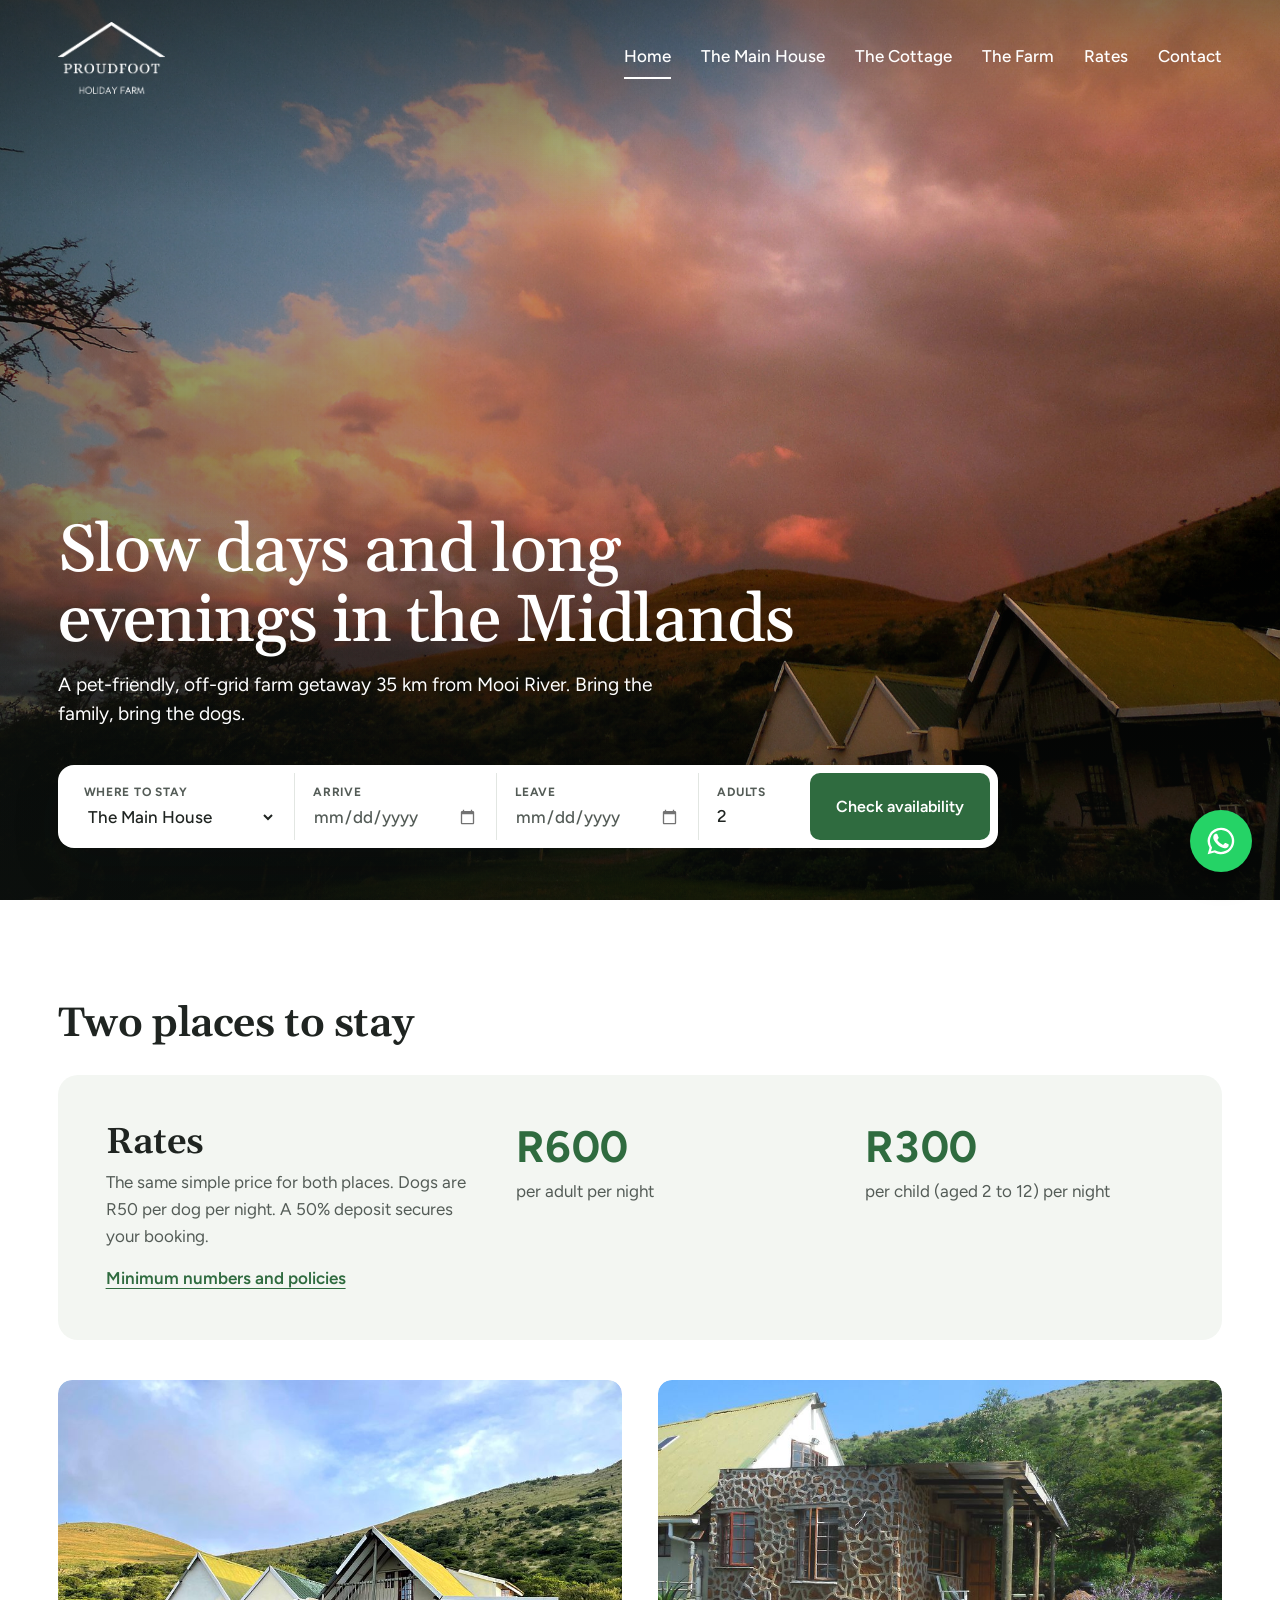
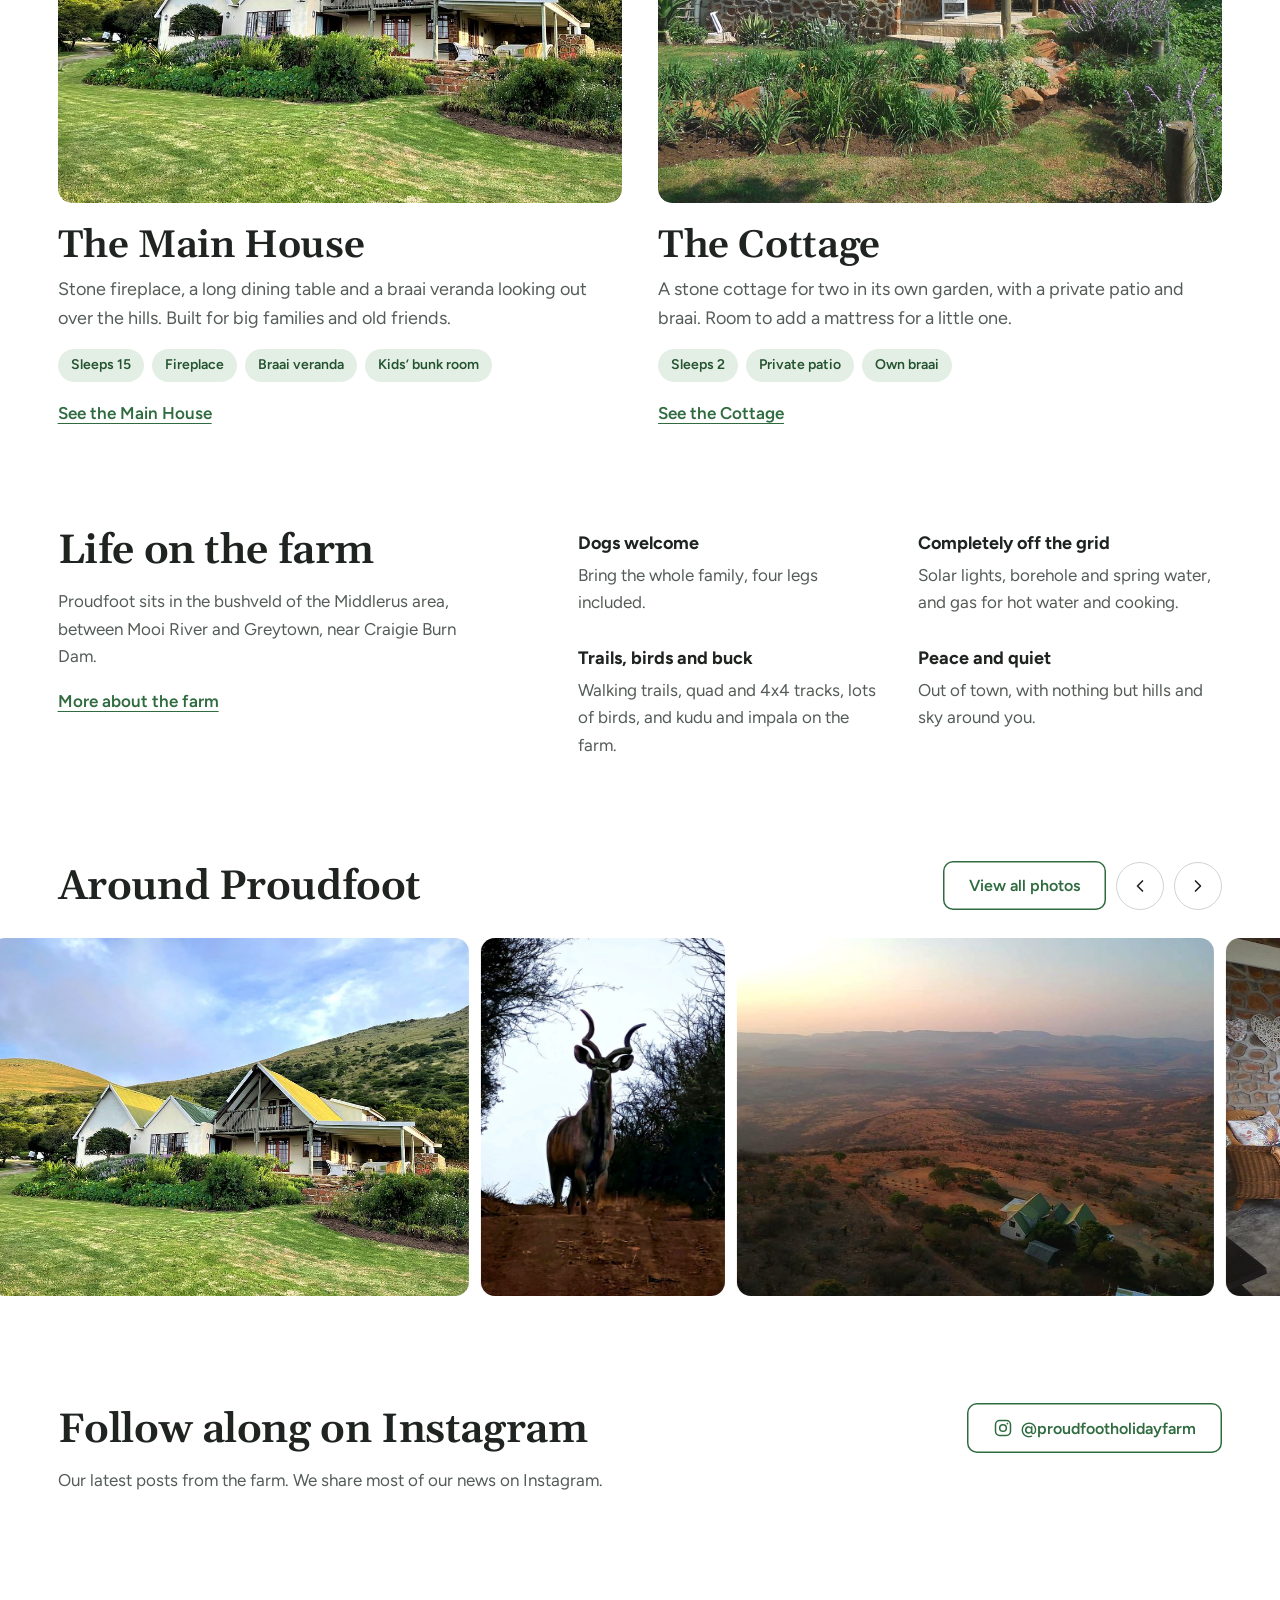
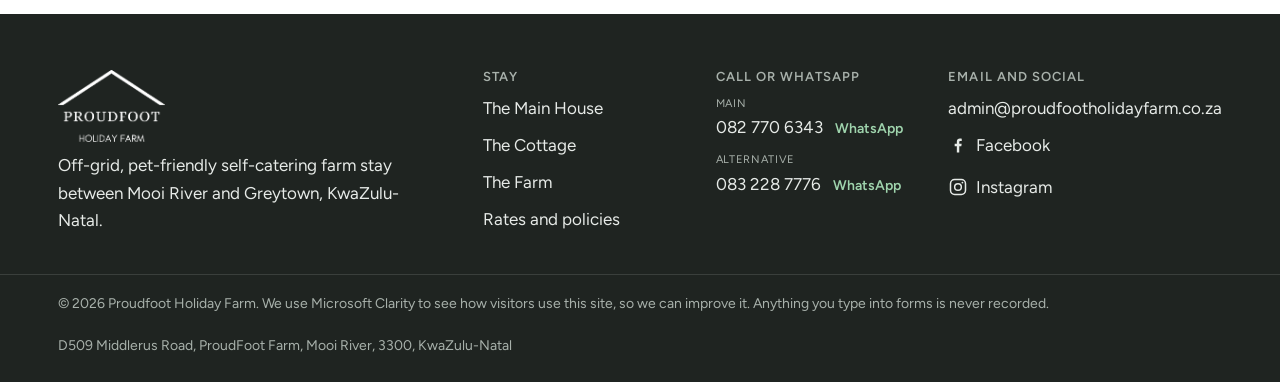
<file: index.html>
<!doctype html>
<html lang="en-ZA">
<head>
<meta charset="utf-8">
<meta name="viewport" content="width=device-width, initial-scale=1">
<title>Proudfoot Holiday Farm | Off-grid, pet-friendly farm stay near Mooi River</title>
<meta name="description" content="Self-catering, pet-friendly and completely off the grid. Stay in the Main House (sleeps 15) or the stone Cottage (sleeps 2) in the KZN Midlands, 35 km from Mooi River.">
<link rel="canonical" href="https://www.proudfootholidayfarm.co.za/">
<meta property="og:type" content="website">
<meta property="og:title" content="Proudfoot Holiday Farm | Off-grid, pet-friendly farm stay near Mooi River">
<meta property="og:description" content="Self-catering, pet-friendly and completely off the grid. Stay in the Main House (sleeps 15) or the stone Cottage (sleeps 2) in the KZN Midlands, 35 km from Mooi River.">
<meta property="og:image" content="https://www.proudfootholidayfarm.co.za/assets/img/main-house/afternoon.jpg">
<meta name="theme-color" content="#1f2421">
<link rel="icon" href="assets/img/brand/favicon.png" type="image/png">
<link rel="preconnect" href="https://fonts.googleapis.com">
<link rel="preconnect" href="https://fonts.gstatic.com" crossorigin>
<link href="https://fonts.googleapis.com/css2?family=Figtree:wght@400;500;600;700&family=Gelasio:wght@500;600&display=swap" rel="stylesheet">
<link rel="stylesheet" href="assets/css/site.css">
<script>(function(c,l,a,r,i,t,y){c[a]=c[a]||function(){(c[a].q=c[a].q||[]).push(arguments)};t=l.createElement(r);t.async=1;t.src="https://www.clarity.ms/tag/"+i;y=l.getElementsByTagName(r)[0];y.parentNode.insertBefore(t,y);})(window,document,"clarity","script","z5e03m4puh");</script>
<script type="application/ld+json">{"@context": "https://schema.org", "@type": "LodgingBusiness", "name": "Proudfoot Holiday Farm", "description": "Off-grid, pet-friendly self-catering farm stay near Mooi River, KwaZulu-Natal.", "url": "https://www.proudfootholidayfarm.co.za", "image": "https://www.proudfootholidayfarm.co.za/assets/img/main-house/afternoon.jpg", "telephone": "+27827706343", "email": "admin@proudfootholidayfarm.co.za", "petsAllowed": true, "address": {"@type": "PostalAddress", "streetAddress": "D509 Middlerus Road, ProudFoot Farm", "addressLocality": "Mooi River", "postalCode": "3300", "addressRegion": "KwaZulu-Natal", "addressCountry": "ZA"}, "sameAs": ["https://www.facebook.com/proudfootholidayfarm", "https://www.instagram.com/proudfootholidayfarm/"]}</script>
</head>
<body>
<a class="skip" href="#main">Skip to content</a>
<section class="hero">
  <picture><source media="(max-width: 860px)" srcset="assets/img/main-house/afternoon-portrait-sm.jpg 560w, assets/img/main-house/afternoon-portrait.jpg 1000w" sizes="100vw"><img class="hero-photo" src="assets/img/main-house/afternoon.jpg" srcset="assets/img/main-house/afternoon-sm.jpg 720w, assets/img/main-house/afternoon.jpg 1800w" sizes="100vw" alt="The Main House at Proudfoot under a pink evening sky" fetchpriority="high"></picture>
  <header class="site-header wrap on-photo">
  <a class="logo" href="index.html"><img src="assets/img/brand/logo-white.png" alt="Proudfoot Holiday Farm, home" width="108" height="72"></a>
  <button class="menu-btn" type="button" aria-expanded="false" aria-controls="site-nav" aria-label="Menu"><svg width="28" height="28" viewBox="0 0 24 24" fill="none" stroke="currentColor" stroke-width="2" stroke-linecap="round" aria-hidden="true"><path d="M4 7h16M4 12h16M4 17h16"/></svg></button>
  <nav class="site-nav" id="site-nav" aria-label="Main"><a href="index.html" aria-current="page">Home</a><a href="main-house.html">The Main House</a><a href="cottage.html">The Cottage</a><a href="farm.html">The Farm</a><a href="rates.html">Rates</a><a href="contact.html">Contact</a></nav>
</header>
  <div class="hero-copy wrap"><h1>Slow days and long evenings in the Midlands</h1><p>A pet-friendly, off-grid farm getaway 35 km from Mooi River. Bring the family, bring the dogs.</p></div>
  <div class="wrap"><form class="book wrap-inner" aria-label="Check availability" data-clarity-mask="true">
    <label class="field"><span class="field-label">Where to stay</span><select name="place"><option value="main-house">The Main House</option><option value="cottage">The Cottage</option></select></label>
    <label class="field"><span class="field-label">Arrive</span><input type="date" name="arrive"></label>
    <label class="field"><span class="field-label">Leave</span><input type="date" name="leave"></label>
    <label class="field"><span class="field-label">Adults</span><input type="number" name="adults" min="1" max="17" value="2" inputmode="numeric"></label>
    <button class="btn" type="submit">Check availability</button>
  </form></div>
</section>
<main id="main">
<section class="section wrap" aria-labelledby="stay-h">
  <div class="section-head"><h2 id="stay-h">Two places to stay</h2></div>
  <div class="panel rates-band">
    <div><h3 class="rates-title">Rates</h3><p>The same simple price for both places. Dogs are R50 per dog per night. A 50% deposit secures your booking.</p><p style="margin-top:14px"><a class="link" href="rates.html">Minimum numbers and policies</a></p></div>
    <div><div class="num">R600</div><p>per adult per night</p></div>
    <div><div class="num">R300</div><p>per child (aged 2 to 12) per night</p></div>
  </div>
  <div class="places">
    <article class="place"><a class="place-link" href="main-house.html" tabindex="-1" aria-hidden="true"><img class="place-img" src="assets/img/main-house/exterior.jpg" srcset="assets/img/main-house/exterior-sm.jpg 720w, assets/img/main-house/exterior.jpg 1800w" sizes="(max-width: 860px) 100vw, 50vw" alt="" loading="lazy"></a>
      <h3><a href="main-house.html">The Main House</a></h3><p>Stone fireplace, a long dining table and a braai veranda looking out over the hills. Built for big families and old friends.</p>
      <ul class="facts"><li>Sleeps 15</li><li>Fireplace</li><li>Braai veranda</li><li>Kids&rsquo; bunk room</li></ul>
      <a class="link" href="main-house.html">See the Main House</a></article>
    <article class="place"><a class="place-link" href="cottage.html" tabindex="-1" aria-hidden="true"><img class="place-img" src="assets/img/cottage/garden.jpg" srcset="assets/img/cottage/garden-sm.jpg 720w, assets/img/cottage/garden.jpg 1800w" sizes="(max-width: 860px) 100vw, 50vw" alt="" loading="lazy"></a>
      <h3><a href="cottage.html">The Cottage</a></h3><p>A stone cottage for two in its own garden, with a private patio and braai. Room to add a mattress for a little one.</p>
      <ul class="facts"><li>Sleeps 2</li><li>Private patio</li><li>Own braai</li></ul>
      <a class="link" href="cottage.html">See the Cottage</a></article>
  </div>
</section>
<section class="section wrap farm-life" aria-labelledby="farm-h">
  <div><h2 id="farm-h">Life on the farm</h2><p class="muted" style="margin-top:14px;max-width:40ch">Proudfoot sits in the bushveld of the Middlerus area, between Mooi River and Greytown, near Craigie Burn Dam.</p><p style="margin-top:18px"><a class="link" href="farm.html">More about the farm</a></p></div>
  <ul class="perks">
    <li><b>Dogs welcome</b><span>Bring the whole family, four legs included.</span></li>
    <li><b>Completely off the grid</b><span>Solar lights, borehole and spring water, and gas for hot water and cooking.</span></li>
    <li><b>Trails, birds and buck</b><span>Walking trails, quad and 4x4 tracks, lots of birds, and kudu and impala on the farm.</span></li>
    <li><b>Peace and quiet</b><span>Out of town, with nothing but hills and sky around you.</span></li>
  </ul>
</section>
<section class="section reel-section" aria-labelledby="reel-h">
  <div class="wrap section-head"><h2 id="reel-h">Around Proudfoot</h2>
    <div class="reel-controls"><button class="btn btn-ghost" type="button" data-open-all>View all photos</button>
      <button class="round reel-prev" type="button" aria-label="Previous photos"><svg width="20" height="20" viewBox="0 0 24 24" fill="none" stroke="currentColor" stroke-width="2" stroke-linecap="round" stroke-linejoin="round" aria-hidden="true"><path d="m15 18-6-6 6-6"/></svg></button><button class="round reel-next" type="button" aria-label="Next photos"><svg width="20" height="20" viewBox="0 0 24 24" fill="none" stroke="currentColor" stroke-width="2" stroke-linecap="round" stroke-linejoin="round" aria-hidden="true"><path d="m9 18 6-6-6-6"/></svg></button></div></div>
  <div class="reel" data-reel><div class="reel-track" data-gallery><button type="button" class="reel-item" data-full="assets/img/main-house/exterior.jpg" data-i="0" aria-label="Open photo: The Main House on a summer afternoon"><img src="assets/img/main-house/exterior-sm.jpg" width="900" height="675" alt="The Main House on a summer afternoon" loading="lazy"></button><button type="button" class="reel-item" data-full="assets/img/wildlife/kudu.jpg" data-i="1" aria-label="Open photo: Kudu bull on the farm road"><img src="assets/img/wildlife/kudu-sm.jpg" width="612" height="900" alt="Kudu bull on the farm road" loading="lazy"></button><button type="button" class="reel-item" data-full="assets/img/farm/aerial.jpg" data-i="2" aria-label="Open photo: The farm from the air"><img src="assets/img/farm/aerial-sm.jpg" width="900" height="675" alt="The farm from the air" loading="lazy"></button><button type="button" class="reel-item" data-full="assets/img/main-house/lounge.jpg" data-i="3" aria-label="Open photo: Main House lounge with stone fireplace"><img src="assets/img/main-house/lounge-sm.jpg" width="900" height="675" alt="Main House lounge with stone fireplace" loading="lazy"></button><button type="button" class="reel-item" data-full="assets/img/farm/aloes.jpg" data-i="4" aria-label="Open photo: Aloes in flower at sunset"><img src="assets/img/farm/aloes-sm.jpg" width="675" height="900" alt="Aloes in flower at sunset" loading="lazy"></button><button type="button" class="reel-item" data-full="assets/img/cottage/garden.jpg" data-i="5" aria-label="Open photo: The Cottage in its garden"><img src="assets/img/cottage/garden-sm.jpg" width="900" height="675" alt="The Cottage in its garden" loading="lazy"></button><button type="button" class="reel-item" data-full="assets/img/main-house/braai-veranda.jpg" data-i="6" aria-label="Open photo: Braai veranda at the Main House"><img src="assets/img/main-house/braai-veranda-sm.jpg" width="900" height="675" alt="Braai veranda at the Main House" loading="lazy"></button><button type="button" class="reel-item" data-full="assets/img/main-house/dining.jpg" data-i="7" aria-label="Open photo: Main House dining room"><img src="assets/img/main-house/dining-sm.jpg" width="900" height="675" alt="Main House dining room" loading="lazy"></button><button type="button" class="reel-item" data-full="assets/img/farm/view.jpg" data-i="8" aria-label="Open photo: View over the Midlands hills"><img src="assets/img/farm/view-sm.jpg" width="900" height="675" alt="View over the Midlands hills" loading="lazy"></button><button type="button" class="reel-item" data-full="assets/img/cottage/patio.jpg" data-i="9" aria-label="Open photo: The Cottage patio"><img src="assets/img/cottage/patio-sm.jpg" width="900" height="675" alt="The Cottage patio" loading="lazy"></button><button type="button" class="reel-item" data-full="assets/img/main-house/kitchen.jpg" data-i="10" aria-label="Open photo: Main House kitchen"><img src="assets/img/main-house/kitchen-sm.jpg" width="900" height="675" alt="Main House kitchen" loading="lazy"></button><button type="button" class="reel-item" data-full="assets/img/farm/sunset.jpg" data-i="11" aria-label="Open photo: Sunset over the bush"><img src="assets/img/farm/sunset-sm.jpg" width="675" height="900" alt="Sunset over the bush" loading="lazy"></button><button type="button" class="reel-item" data-full="assets/img/wildlife/buck-mist.jpg" data-i="12" aria-label="Open photo: Buck on the farm road in the morning mist"><img src="assets/img/wildlife/buck-mist-sm.jpg" width="675" height="900" alt="Buck on the farm road in the morning mist" loading="lazy"></button><button type="button" class="reel-item" data-full="assets/img/cottage/bedroom.jpg" data-i="13" aria-label="Open photo: Cottage double bedroom"><img src="assets/img/cottage/bedroom-sm.jpg" width="900" height="675" alt="Cottage double bedroom" loading="lazy"></button><button type="button" class="reel-item" data-full="assets/img/main-house/main-bedroom.jpg" data-i="14" aria-label="Open photo: Main en-suite bedroom"><img src="assets/img/main-house/main-bedroom-sm.jpg" width="900" height="675" alt="Main en-suite bedroom" loading="lazy"></button><button type="button" class="reel-item" data-full="assets/img/farm/play-area.jpg" data-i="15" aria-label="Open photo: Play area with swings"><img src="assets/img/farm/play-area-sm.jpg" width="900" height="675" alt="Play area with swings" loading="lazy"></button><button type="button" class="reel-item" data-full="assets/img/main-house/evening.jpg" data-i="16" aria-label="Open photo: The Main House at dusk"><img src="assets/img/main-house/evening-sm.jpg" width="900" height="675" alt="The Main House at dusk" loading="lazy"></button><button type="button" class="reel-item" data-full="assets/img/farm/driveway.jpg" data-i="17" aria-label="Open photo: The farm road at golden hour"><img src="assets/img/farm/driveway-sm.jpg" width="675" height="900" alt="The farm road at golden hour" loading="lazy"></button></div></div>
</section>
<section class="section wrap insta" aria-labelledby="ig-h">
  <div class="section-head"><h2 id="ig-h">Follow along on Instagram</h2><a class="btn btn-ghost" href="https://www.instagram.com/proudfootholidayfarm/" target="_blank" rel="noopener"><svg width="20" height="20" viewBox="0 0 24 24" fill="none" stroke="currentColor" stroke-width="1.8" aria-hidden="true"><rect x="3" y="3" width="18" height="18" rx="5"/><circle cx="12" cy="12" r="4"/><circle cx="17.3" cy="6.7" r="1.1" fill="currentColor" stroke="none"/></svg>@proudfootholidayfarm</a></div>
  <p class="muted insta-lead">Our latest posts from the farm. We share most of our news on Instagram.</p>
  <div class="ig-grid" data-instagram hidden></div>
</section>
</main>
<dialog class="all-photos" aria-labelledby="all-h"><div class="all-inner">
  <div class="all-top"><h2 id="all-h">All photos</h2><button class="lb-btn all-close" type="button" aria-label="Close all photos"><svg width="22" height="22" viewBox="0 0 24 24" fill="none" stroke="currentColor" stroke-width="2" stroke-linecap="round" aria-hidden="true"><path d="M6 6l12 12M18 6 6 18"/></svg></button></div>
  <div data-gallery><h3>The Main House</h3><div class="gallery"><button type="button" data-full="assets/img/main-house/exterior.jpg" aria-label="Open photo: The Main House from the garden"><img src="assets/img/main-house/exterior-sm.jpg" alt="The Main House from the garden" loading="lazy"></button><button type="button" data-full="assets/img/main-house/lounge.jpg" aria-label="Open photo: Lounge with stone fireplace"><img src="assets/img/main-house/lounge-sm.jpg" alt="Lounge with stone fireplace" loading="lazy"></button><button type="button" data-full="assets/img/main-house/dining.jpg" aria-label="Open photo: Dining room with chandelier"><img src="assets/img/main-house/dining-sm.jpg" alt="Dining room with chandelier" loading="lazy"></button><button type="button" data-full="assets/img/main-house/kitchen.jpg" aria-label="Open photo: Kitchen and breakfast bar"><img src="assets/img/main-house/kitchen-sm.jpg" alt="Kitchen and breakfast bar" loading="lazy"></button><button type="button" data-full="assets/img/main-house/veranda.jpg" aria-label="Open photo: Covered veranda and garden steps"><img src="assets/img/main-house/veranda-sm.jpg" alt="Covered veranda and garden steps" loading="lazy"></button><button type="button" data-full="assets/img/main-house/braai.jpg" aria-label="Open photo: Outdoor braai and entertainment area"><img src="assets/img/main-house/braai-sm.jpg" alt="Outdoor braai and entertainment area" loading="lazy"></button><button type="button" data-full="assets/img/main-house/braai-veranda.jpg" aria-label="Open photo: Veranda seating and bar counter"><img src="assets/img/main-house/braai-veranda-sm.jpg" alt="Veranda seating and bar counter" loading="lazy"></button><button type="button" data-full="assets/img/main-house/main-bedroom.jpg" aria-label="Open photo: Main en-suite bedroom"><img src="assets/img/main-house/main-bedroom-sm.jpg" alt="Main en-suite bedroom" loading="lazy"></button><button type="button" data-full="assets/img/main-house/main-bedroom-view.jpg" aria-label="Open photo: Main bedroom looking out to the garden"><img src="assets/img/main-house/main-bedroom-view-sm.jpg" alt="Main bedroom looking out to the garden" loading="lazy"></button><button type="button" data-full="assets/img/main-house/upstairs-double.jpg" aria-label="Open photo: Upstairs double bedroom"><img src="assets/img/main-house/upstairs-double-sm.jpg" alt="Upstairs double bedroom" loading="lazy"></button><button type="button" data-full="assets/img/main-house/upstairs-double-2.jpg" aria-label="Open photo: Second upstairs double bedroom"><img src="assets/img/main-house/upstairs-double-2-sm.jpg" alt="Second upstairs double bedroom" loading="lazy"></button><button type="button" data-full="assets/img/main-house/kids-room.jpg" aria-label="Open photo: Kids&rsquo; bunk room"><img src="assets/img/main-house/kids-room-sm.jpg" alt="Kids&rsquo; bunk room" loading="lazy"></button><button type="button" data-full="assets/img/main-house/kids-room-2.jpg" aria-label="Open photo: Kids&rsquo; room with single beds"><img src="assets/img/main-house/kids-room-2-sm.jpg" alt="Kids&rsquo; room with single beds" loading="lazy"></button><button type="button" data-full="assets/img/main-house/bathroom.jpg" aria-label="Open photo: Main bathroom with corner bath"><img src="assets/img/main-house/bathroom-sm.jpg" alt="Main bathroom with corner bath" loading="lazy"></button><button type="button" data-full="assets/img/main-house/bathroom-upstairs.jpg" aria-label="Open photo: Upstairs bathroom"><img src="assets/img/main-house/bathroom-upstairs-sm.jpg" alt="Upstairs bathroom" loading="lazy"></button><button type="button" data-full="assets/img/main-house/bathroom-downstairs.jpg" aria-label="Open photo: Downstairs bathroom"><img src="assets/img/main-house/bathroom-downstairs-sm.jpg" alt="Downstairs bathroom" loading="lazy"></button><button type="button" data-full="assets/img/main-house/dining-2.jpg" aria-label="Open photo: Second dining area"><img src="assets/img/main-house/dining-2-sm.jpg" alt="Second dining area" loading="lazy"></button><button type="button" data-full="assets/img/main-house/lounge-2.jpg" aria-label="Open photo: Open-plan lounge"><img src="assets/img/main-house/lounge-2-sm.jpg" alt="Open-plan lounge" loading="lazy"></button><button type="button" data-full="assets/img/main-house/view-upstairs.jpg" aria-label="Open photo: View over the valley from upstairs"><img src="assets/img/main-house/view-upstairs-sm.jpg" alt="View over the valley from upstairs" loading="lazy"></button><button type="button" data-full="assets/img/main-house/evening.jpg" aria-label="Open photo: The Main House at dusk with the lights on"><img src="assets/img/main-house/evening-sm.jpg" alt="The Main House at dusk with the lights on" loading="lazy"></button><button type="button" data-full="assets/img/main-house/windows.jpg" aria-label="Open photo: Morning light through the windows"><img src="assets/img/main-house/windows-sm.jpg" alt="Morning light through the windows" loading="lazy"></button><button type="button" data-full="assets/img/main-house/afternoon.jpg" aria-label="Open photo: The Main House under an evening sky"><img src="assets/img/main-house/afternoon-sm.jpg" alt="The Main House under an evening sky" loading="lazy"></button><button type="button" data-full="assets/img/main-house/lk-dining-beams.jpg" aria-label="Open photo: Dining area under the wooden beams"><img src="assets/img/main-house/lk-dining-beams-sm.jpg" alt="Dining area under the wooden beams" loading="lazy"></button><button type="button" data-full="assets/img/main-house/lk-open-plan.jpg" aria-label="Open photo: Open-plan dining and kitchen"><img src="assets/img/main-house/lk-open-plan-sm.jpg" alt="Open-plan dining and kitchen" loading="lazy"></button><button type="button" data-full="assets/img/main-house/lk-upstairs-bedroom.jpg" aria-label="Open photo: Upstairs bedroom under the eaves"><img src="assets/img/main-house/lk-upstairs-bedroom-sm.jpg" alt="Upstairs bedroom under the eaves" loading="lazy"></button><button type="button" data-full="assets/img/main-house/lk-braai.jpg" aria-label="Open photo: Covered braai area"><img src="assets/img/main-house/lk-braai-sm.jpg" alt="Covered braai area" loading="lazy"></button><button type="button" data-full="assets/img/main-house/lk-veranda.jpg" aria-label="Open photo: Veranda lounge"><img src="assets/img/main-house/lk-veranda-sm.jpg" alt="Veranda lounge" loading="lazy"></button><button type="button" data-full="assets/img/main-house/lk-veranda-sunset.jpg" aria-label="Open photo: Veranda at sunset"><img src="assets/img/main-house/lk-veranda-sunset-sm.jpg" alt="Veranda at sunset" loading="lazy"></button><button type="button" data-full="assets/img/main-house/lk-veranda-view.jpg" aria-label="Open photo: View from the veranda"><img src="assets/img/main-house/lk-veranda-view-sm.jpg" alt="View from the veranda" loading="lazy"></button><button type="button" data-full="assets/img/main-house/lk-aloe-sunset.jpg" aria-label="Open photo: Aloes in flower at sunset by the house"><img src="assets/img/main-house/lk-aloe-sunset-sm.jpg" alt="Aloes in flower at sunset by the house" loading="lazy"></button></div><h3>The Cottage</h3><div class="gallery"><button type="button" data-full="assets/img/cottage/exterior.jpg" aria-label="Open photo: The Cottage and its garden"><img src="assets/img/cottage/exterior-sm.jpg" alt="The Cottage and its garden" loading="lazy"></button><button type="button" data-full="assets/img/cottage/patio.jpg" aria-label="Open photo: Covered patio with seating"><img src="assets/img/cottage/patio-sm.jpg" alt="Covered patio with seating" loading="lazy"></button><button type="button" data-full="assets/img/cottage/bedroom.jpg" aria-label="Open photo: Double bedroom"><img src="assets/img/cottage/bedroom-sm.jpg" alt="Double bedroom" loading="lazy"></button><button type="button" data-full="assets/img/cottage/lounge.jpg" aria-label="Open photo: Lounge"><img src="assets/img/cottage/lounge-sm.jpg" alt="Lounge" loading="lazy"></button><button type="button" data-full="assets/img/cottage/living.jpg" aria-label="Open photo: Lounge looking towards the front door"><img src="assets/img/cottage/living-sm.jpg" alt="Lounge looking towards the front door" loading="lazy"></button><button type="button" data-full="assets/img/cottage/braai.jpg" aria-label="Open photo: Braai area on the patio"><img src="assets/img/cottage/braai-sm.jpg" alt="Braai area on the patio" loading="lazy"></button><button type="button" data-full="assets/img/cottage/garden.jpg" aria-label="Open photo: The Cottage from the garden"><img src="assets/img/cottage/garden-sm.jpg" alt="The Cottage from the garden" loading="lazy"></button><button type="button" data-full="assets/img/cottage/side-view.jpg" aria-label="Open photo: Side view of the Cottage"><img src="assets/img/cottage/side-view-sm.jpg" alt="Side view of the Cottage" loading="lazy"></button><button type="button" data-full="assets/img/cottage/bedroom-2.jpg" aria-label="Open photo: Bedroom with bedside lamps"><img src="assets/img/cottage/bedroom-2-sm.jpg" alt="Bedroom with bedside lamps" loading="lazy"></button><button type="button" data-full="assets/img/cottage/lk-cottage-garden.jpg" aria-label="Open photo: The Cottage and its wildflower garden"><img src="assets/img/cottage/lk-cottage-garden-sm.jpg" alt="The Cottage and its wildflower garden" loading="lazy"></button></div><h3>Around the farm</h3><div class="gallery"><button type="button" data-full="assets/img/wildlife/kudu.jpg" aria-label="Open photo: Kudu bull on the farm road"><img src="assets/img/wildlife/kudu-sm.jpg" alt="Kudu bull on the farm road" loading="lazy"></button><button type="button" data-full="assets/img/wildlife/buck-mist.jpg" aria-label="Open photo: Buck on the farm road in the morning mist"><img src="assets/img/wildlife/buck-mist-sm.jpg" alt="Buck on the farm road in the morning mist" loading="lazy"></button><button type="button" data-full="assets/img/wildlife/impala-hillside.jpg" aria-label="Open photo: Impala on the hillside"><img src="assets/img/wildlife/impala-hillside-sm.jpg" alt="Impala on the hillside" loading="lazy"></button><button type="button" data-full="assets/img/farm/aerial.jpg" aria-label="Open photo: The farm from the air"><img src="assets/img/farm/aerial-sm.jpg" alt="The farm from the air" loading="lazy"></button><button type="button" data-full="assets/img/farm/view.jpg" aria-label="Open photo: View over the hills"><img src="assets/img/farm/view-sm.jpg" alt="View over the hills" loading="lazy"></button><button type="button" data-full="assets/img/farm/panorama.jpg" aria-label="Open photo: Panorama of the farm at sunrise"><img src="assets/img/farm/panorama-sm.jpg" alt="Panorama of the farm at sunrise" loading="lazy"></button><button type="button" data-full="assets/img/farm/aloes.jpg" aria-label="Open photo: Aloes in flower"><img src="assets/img/farm/aloes-sm.jpg" alt="Aloes in flower" loading="lazy"></button><button type="button" data-full="assets/img/farm/driveway.jpg" aria-label="Open photo: The farm road at golden hour"><img src="assets/img/farm/driveway-sm.jpg" alt="The farm road at golden hour" loading="lazy"></button><button type="button" data-full="assets/img/farm/play-area.jpg" aria-label="Open photo: Play area with swings"><img src="assets/img/farm/play-area-sm.jpg" alt="Play area with swings" loading="lazy"></button><button type="button" data-full="assets/img/farm/aerial-2.jpg" aria-label="Open photo: The valley from above"><img src="assets/img/farm/aerial-2-sm.jpg" alt="The valley from above" loading="lazy"></button><button type="button" data-full="assets/img/farm/sunset.jpg" aria-label="Open photo: Sunset over the bush"><img src="assets/img/farm/sunset-sm.jpg" alt="Sunset over the bush" loading="lazy"></button><button type="button" data-full="assets/img/main-house/day.jpg" aria-label="Open photo: The Main House in the valley"><img src="assets/img/main-house/day-sm.jpg" alt="The Main House in the valley" loading="lazy"></button><button type="button" data-full="assets/img/farm/lk-aerial-house.jpg" aria-label="Open photo: The Main House from the air"><img src="assets/img/farm/lk-aerial-house-sm.jpg" alt="The Main House from the air" loading="lazy"></button><button type="button" data-full="assets/img/farm/lk-valley.jpg" aria-label="Open photo: Looking out over the valley"><img src="assets/img/farm/lk-valley-sm.jpg" alt="Looking out over the valley" loading="lazy"></button><button type="button" data-full="assets/img/farm/lk-lawn-sunset.jpg" aria-label="Open photo: Sunset over the garden"><img src="assets/img/farm/lk-lawn-sunset-sm.jpg" alt="Sunset over the garden" loading="lazy"></button><button type="button" data-full="assets/img/farm/lk-dusk-hills.jpg" aria-label="Open photo: Dusk over the hills"><img src="assets/img/farm/lk-dusk-hills-sm.jpg" alt="Dusk over the hills" loading="lazy"></button><button type="button" data-full="assets/img/farm/lk-sunset-deck.jpg" aria-label="Open photo: Sunset from the farm"><img src="assets/img/farm/lk-sunset-deck-sm.jpg" alt="Sunset from the farm" loading="lazy"></button></div></div>
</div></dialog>
<dialog class="lightbox" aria-label="Photo viewer"><figure><figcaption></figcaption></figure>
<button class="lb-btn lb-close" type="button" aria-label="Close"><svg width="22" height="22" viewBox="0 0 24 24" fill="none" stroke="currentColor" stroke-width="2" stroke-linecap="round" aria-hidden="true"><path d="M6 6l12 12M18 6 6 18"/></svg></button>
<button class="lb-btn lb-prev" type="button" aria-label="Previous photo"><svg width="20" height="20" viewBox="0 0 24 24" fill="none" stroke="currentColor" stroke-width="2" stroke-linecap="round" stroke-linejoin="round" aria-hidden="true"><path d="m15 18-6-6 6-6"/></svg></button>
<button class="lb-btn lb-next" type="button" aria-label="Next photo"><svg width="20" height="20" viewBox="0 0 24 24" fill="none" stroke="currentColor" stroke-width="2" stroke-linecap="round" stroke-linejoin="round" aria-hidden="true"><path d="m9 18 6-6-6-6"/></svg></button></dialog>
<footer class="site-footer">
  <div class="footer-inner wrap">
    <div><a class="logo" href="index.html"><img src="assets/img/brand/logo-white.png" alt="Proudfoot Holiday Farm" width="108" height="72" loading="lazy"></a>
      <p>Off-grid, pet-friendly self-catering farm stay between Mooi River and Greytown, KwaZulu-Natal.</p></div>
    <div><h3>Stay</h3><ul><li><a href="main-house.html">The Main House</a></li><li><a href="cottage.html">The Cottage</a></li><li><a href="farm.html">The Farm</a></li><li><a href="rates.html">Rates and policies</a></li></ul></div>
    <div><h3>Call or WhatsApp</h3><ul><li><span class="tag">Main</span><a href="tel:+27827706343">082 770 6343</a> <a class="wa-link" data-wa data-wa-number="27827706343" href="https://wa.me/27827706343" target="_blank" rel="noopener">WhatsApp</a></li><li><span class="tag">Alternative</span><a href="tel:+27832287776">083 228 7776</a> <a class="wa-link" data-wa data-wa-number="27832287776" href="https://wa.me/27832287776" target="_blank" rel="noopener">WhatsApp</a></li></ul></div>
    <div><h3>Email and social</h3><ul><li><a href="mailto:admin@proudfootholidayfarm.co.za">admin@proudfootholidayfarm.co.za</a></li><li><a class="social" href="https://www.facebook.com/proudfootholidayfarm" target="_blank" rel="noopener"><svg width="20" height="20" viewBox="0 0 24 24" fill="currentColor" aria-hidden="true"><path d="M13.5 21v-7.5h2.5l.4-3h-2.9V8.6c0-.9.3-1.5 1.5-1.5h1.5V4.4c-.3 0-1.2-.1-2.2-.1-2.2 0-3.7 1.3-3.7 3.8v2.4H8v3h2.6V21h2.9z"/></svg>Facebook</a></li><li><a class="social" href="https://www.instagram.com/proudfootholidayfarm/" target="_blank" rel="noopener"><svg width="20" height="20" viewBox="0 0 24 24" fill="none" stroke="currentColor" stroke-width="1.8" aria-hidden="true"><rect x="3" y="3" width="18" height="18" rx="5"/><circle cx="12" cy="12" r="4"/><circle cx="17.3" cy="6.7" r="1.1" fill="currentColor" stroke="none"/></svg>Instagram</a></li></ul></div>
  </div>
  <div class="footer-base wrap"><span>&copy; <span data-year>2026</span> Proudfoot Holiday Farm. We use Microsoft Clarity to see how visitors use this site, so we can improve it. Anything you type into forms is never recorded.</span><span>D509 Middlerus Road, ProudFoot Farm, Mooi River, 3300, KwaZulu-Natal</span></div>
</footer>
<a class="wa" data-wa href="https://wa.me/27827706343" aria-label="Chat to us on WhatsApp" target="_blank" rel="noopener"><svg width="32" height="32" viewBox="0 0 24 24" fill="currentColor" aria-hidden="true"><path d="M17.5 14.4c-.3-.1-1.7-.8-2-.9-.3-.1-.5-.1-.7.1-.2.3-.8.9-.9 1.1-.2.2-.3.2-.6.1-.3-.1-1.2-.5-2.3-1.4-.9-.8-1.4-1.7-1.6-2-.2-.3 0-.5.1-.6l.4-.5c.2-.2.2-.3.3-.5.1-.2 0-.4 0-.5l-.9-2.2c-.2-.6-.5-.5-.7-.5h-.6c-.2 0-.5.1-.8.4-.3.3-1 1-1 2.4s1 2.8 1.2 3c.1.2 2 3.1 4.9 4.3.7.3 1.2.5 1.6.6.7.2 1.3.2 1.8.1.6-.1 1.7-.7 1.9-1.4.2-.7.2-1.2.2-1.4-.1-.1-.3-.2-.6-.3zM12 2a10 10 0 0 0-8.6 15.1L2 22l5-1.3A10 10 0 1 0 12 2zm0 18.2a8.2 8.2 0 0 1-4.2-1.1l-.3-.2-3 .8.8-2.9-.2-.3A8.2 8.2 0 1 1 12 20.2z"/></svg></a>
<script src="assets/js/config.js"></script>
<script src="assets/js/site.js"></script>
</body>
</html>
</file>
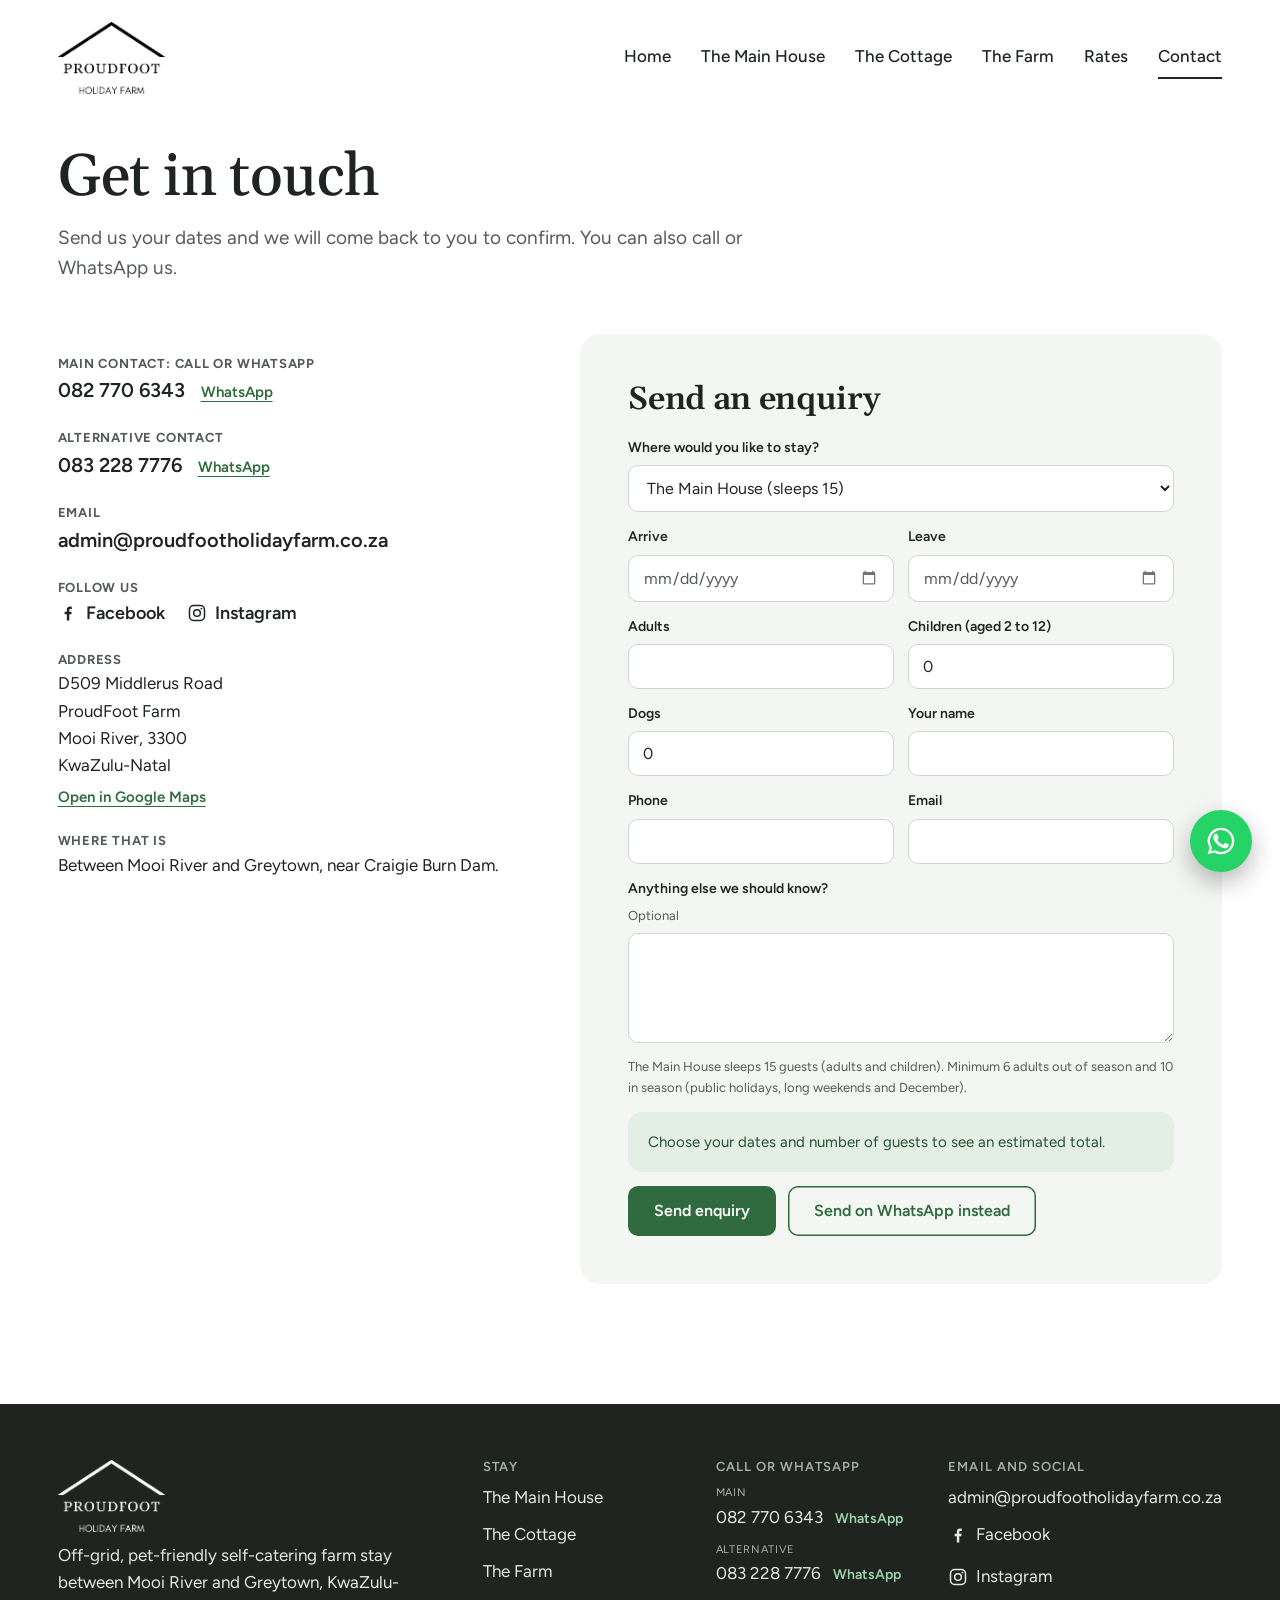
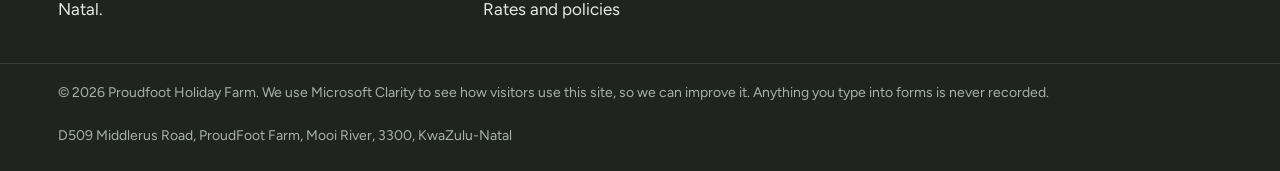
<file: contact.html>
<!doctype html>
<html lang="en-ZA">
<head>
<meta charset="utf-8">
<meta name="viewport" content="width=device-width, initial-scale=1">
<title>Contact | Proudfoot Holiday Farm</title>
<meta name="description" content="Contact Proudfoot Holiday Farm near Mooi River: call 082 770 6343 (or 083 228 7776), WhatsApp, email or send a booking enquiry.">
<link rel="canonical" href="https://www.proudfootholidayfarm.co.za/contact.html">
<meta property="og:type" content="website">
<meta property="og:title" content="Contact | Proudfoot Holiday Farm">
<meta property="og:description" content="Contact Proudfoot Holiday Farm near Mooi River: call 082 770 6343 (or 083 228 7776), WhatsApp, email or send a booking enquiry.">
<meta property="og:image" content="https://www.proudfootholidayfarm.co.za/assets/img/main-house/afternoon.jpg">
<meta name="theme-color" content="#1f2421">
<link rel="icon" href="assets/img/brand/favicon.png" type="image/png">
<link rel="preconnect" href="https://fonts.googleapis.com">
<link rel="preconnect" href="https://fonts.gstatic.com" crossorigin>
<link href="https://fonts.googleapis.com/css2?family=Figtree:wght@400;500;600;700&family=Gelasio:wght@500;600&display=swap" rel="stylesheet">
<link rel="stylesheet" href="assets/css/site.css">
<script>(function(c,l,a,r,i,t,y){c[a]=c[a]||function(){(c[a].q=c[a].q||[]).push(arguments)};t=l.createElement(r);t.async=1;t.src="https://www.clarity.ms/tag/"+i;y=l.getElementsByTagName(r)[0];y.parentNode.insertBefore(t,y);})(window,document,"clarity","script","z5e03m4puh");</script>
</head>
<body>
<a class="skip" href="#main">Skip to content</a>
<header class="site-header wrap">
  <a class="logo" href="index.html"><img src="assets/img/brand/logo.png" alt="Proudfoot Holiday Farm, home" width="108" height="72"></a>
  <button class="menu-btn" type="button" aria-expanded="false" aria-controls="site-nav" aria-label="Menu"><svg width="28" height="28" viewBox="0 0 24 24" fill="none" stroke="currentColor" stroke-width="2" stroke-linecap="round" aria-hidden="true"><path d="M4 7h16M4 12h16M4 17h16"/></svg></button>
  <nav class="site-nav" id="site-nav" aria-label="Main"><a href="index.html">Home</a><a href="main-house.html">The Main House</a><a href="cottage.html">The Cottage</a><a href="farm.html">The Farm</a><a href="rates.html">Rates</a><a href="contact.html" aria-current="page">Contact</a></nav>
</header>
<main id="main">
<section class="plain-head wrap"><h1>Get in touch</h1><p>Send us your dates and we will come back to you to confirm. You can also call or WhatsApp us.</p></section>
<section class="section wrap contact-grid" style="padding-top:40px">
  <div><ul class="contact-list">
    <li><b>Main contact: call or WhatsApp</b><a href="tel:+27827706343">082 770 6343</a> <a class="wa-link" data-wa data-wa-number="27827706343" href="https://wa.me/27827706343" target="_blank" rel="noopener">WhatsApp</a></li>
    <li><b>Alternative contact</b><a href="tel:+27832287776">083 228 7776</a> <a class="wa-link" data-wa data-wa-number="27832287776" href="https://wa.me/27832287776" target="_blank" rel="noopener">WhatsApp</a></li>
    <li><b>Email</b><a href="mailto:admin@proudfootholidayfarm.co.za">admin@proudfootholidayfarm.co.za</a></li>
    <li><b>Follow us</b><span class="socials"><a class="social" href="https://www.facebook.com/proudfootholidayfarm" target="_blank" rel="noopener"><svg width="20" height="20" viewBox="0 0 24 24" fill="currentColor" aria-hidden="true"><path d="M13.5 21v-7.5h2.5l.4-3h-2.9V8.6c0-.9.3-1.5 1.5-1.5h1.5V4.4c-.3 0-1.2-.1-2.2-.1-2.2 0-3.7 1.3-3.7 3.8v2.4H8v3h2.6V21h2.9z"/></svg>Facebook</a><a class="social" href="https://www.instagram.com/proudfootholidayfarm/" target="_blank" rel="noopener"><svg width="20" height="20" viewBox="0 0 24 24" fill="none" stroke="currentColor" stroke-width="1.8" aria-hidden="true"><rect x="3" y="3" width="18" height="18" rx="5"/><circle cx="12" cy="12" r="4"/><circle cx="17.3" cy="6.7" r="1.1" fill="currentColor" stroke="none"/></svg>Instagram</a></span></li>
    <li><b>Address</b><span>D509 Middlerus Road<br>ProudFoot Farm<br>Mooi River, 3300<br>KwaZulu-Natal</span><a class="wa-link" style="display:block;width:max-content;margin-left:0;margin-top:6px" href="https://www.google.com/maps/search/?api=1&amp;query=ProudFoot+Farm+D509+Middlerus+Road+Mooi+River" target="_blank" rel="noopener">Open in Google Maps</a></li>
    <li><b>Where that is</b><span>Between Mooi River and Greytown, near Craigie Burn Dam.</span></li></ul></div>
  <div class="panel"><h2 style="font-size:clamp(26px,2.6vw,32px);margin-bottom:20px">Send an enquiry</h2><form class="form" data-enquiry novalidate data-clarity-mask="true">
  <label class="full">Where would you like to stay?<select name="place"><option value="main-house">The Main House (sleeps 15)</option><option value="cottage">The Cottage (sleeps 2)</option></select></label>
  <label>Arrive<input type="date" name="arrive" required></label>
  <label>Leave<input type="date" name="leave" required></label>
  <label>Adults<input type="number" name="adults" min="1" max="17" inputmode="numeric" required></label>
  <label>Children (aged 2 to 12)<input type="number" name="children" min="0" max="16" inputmode="numeric" value="0"></label>
  <label>Dogs<input type="number" name="dogs" min="0" max="10" inputmode="numeric" value="0"></label>
  <label>Your name<input type="text" name="name" autocomplete="name" required></label>
  <label>Phone<input type="tel" name="phone" autocomplete="tel" required></label>
  <label>Email<input type="email" name="email" autocomplete="email" required></label>
  <label class="full">Anything else we should know? <span class="hint">Optional</span><textarea name="message"></textarea></label>
  <label class="hp" aria-hidden="true">Leave this empty<input type="text" name="website" tabindex="-1" autocomplete="off"></label>
  <p class="full hint" data-min-note></p>
  <div class="full estimate" data-estimate aria-live="polite"><p class="est-empty">Choose your dates and number of guests to see an estimated total.</p></div>
  <div class="full" style="display:flex;flex-wrap:wrap;gap:12px"><button class="btn" type="submit">Send enquiry</button><button class="btn btn-ghost" type="button" data-wa-enquiry>Send on WhatsApp instead</button></div>
  <p class="form-note" role="status" aria-live="polite"></p>
</form></div>
</section>
</main>
<footer class="site-footer">
  <div class="footer-inner wrap">
    <div><a class="logo" href="index.html"><img src="assets/img/brand/logo-white.png" alt="Proudfoot Holiday Farm" width="108" height="72" loading="lazy"></a>
      <p>Off-grid, pet-friendly self-catering farm stay between Mooi River and Greytown, KwaZulu-Natal.</p></div>
    <div><h3>Stay</h3><ul><li><a href="main-house.html">The Main House</a></li><li><a href="cottage.html">The Cottage</a></li><li><a href="farm.html">The Farm</a></li><li><a href="rates.html">Rates and policies</a></li></ul></div>
    <div><h3>Call or WhatsApp</h3><ul><li><span class="tag">Main</span><a href="tel:+27827706343">082 770 6343</a> <a class="wa-link" data-wa data-wa-number="27827706343" href="https://wa.me/27827706343" target="_blank" rel="noopener">WhatsApp</a></li><li><span class="tag">Alternative</span><a href="tel:+27832287776">083 228 7776</a> <a class="wa-link" data-wa data-wa-number="27832287776" href="https://wa.me/27832287776" target="_blank" rel="noopener">WhatsApp</a></li></ul></div>
    <div><h3>Email and social</h3><ul><li><a href="mailto:admin@proudfootholidayfarm.co.za">admin@proudfootholidayfarm.co.za</a></li><li><a class="social" href="https://www.facebook.com/proudfootholidayfarm" target="_blank" rel="noopener"><svg width="20" height="20" viewBox="0 0 24 24" fill="currentColor" aria-hidden="true"><path d="M13.5 21v-7.5h2.5l.4-3h-2.9V8.6c0-.9.3-1.5 1.5-1.5h1.5V4.4c-.3 0-1.2-.1-2.2-.1-2.2 0-3.7 1.3-3.7 3.8v2.4H8v3h2.6V21h2.9z"/></svg>Facebook</a></li><li><a class="social" href="https://www.instagram.com/proudfootholidayfarm/" target="_blank" rel="noopener"><svg width="20" height="20" viewBox="0 0 24 24" fill="none" stroke="currentColor" stroke-width="1.8" aria-hidden="true"><rect x="3" y="3" width="18" height="18" rx="5"/><circle cx="12" cy="12" r="4"/><circle cx="17.3" cy="6.7" r="1.1" fill="currentColor" stroke="none"/></svg>Instagram</a></li></ul></div>
  </div>
  <div class="footer-base wrap"><span>&copy; <span data-year>2026</span> Proudfoot Holiday Farm. We use Microsoft Clarity to see how visitors use this site, so we can improve it. Anything you type into forms is never recorded.</span><span>D509 Middlerus Road, ProudFoot Farm, Mooi River, 3300, KwaZulu-Natal</span></div>
</footer>
<a class="wa" data-wa href="https://wa.me/27827706343" aria-label="Chat to us on WhatsApp" target="_blank" rel="noopener"><svg width="32" height="32" viewBox="0 0 24 24" fill="currentColor" aria-hidden="true"><path d="M17.5 14.4c-.3-.1-1.7-.8-2-.9-.3-.1-.5-.1-.7.1-.2.3-.8.9-.9 1.1-.2.2-.3.2-.6.1-.3-.1-1.2-.5-2.3-1.4-.9-.8-1.4-1.7-1.6-2-.2-.3 0-.5.1-.6l.4-.5c.2-.2.2-.3.3-.5.1-.2 0-.4 0-.5l-.9-2.2c-.2-.6-.5-.5-.7-.5h-.6c-.2 0-.5.1-.8.4-.3.3-1 1-1 2.4s1 2.8 1.2 3c.1.2 2 3.1 4.9 4.3.7.3 1.2.5 1.6.6.7.2 1.3.2 1.8.1.6-.1 1.7-.7 1.9-1.4.2-.7.2-1.2.2-1.4-.1-.1-.3-.2-.6-.3zM12 2a10 10 0 0 0-8.6 15.1L2 22l5-1.3A10 10 0 1 0 12 2zm0 18.2a8.2 8.2 0 0 1-4.2-1.1l-.3-.2-3 .8.8-2.9-.2-.3A8.2 8.2 0 1 1 12 20.2z"/></svg></a>
<script src="assets/js/config.js"></script>
<script src="assets/js/site.js"></script>
</body>
</html>
</file>
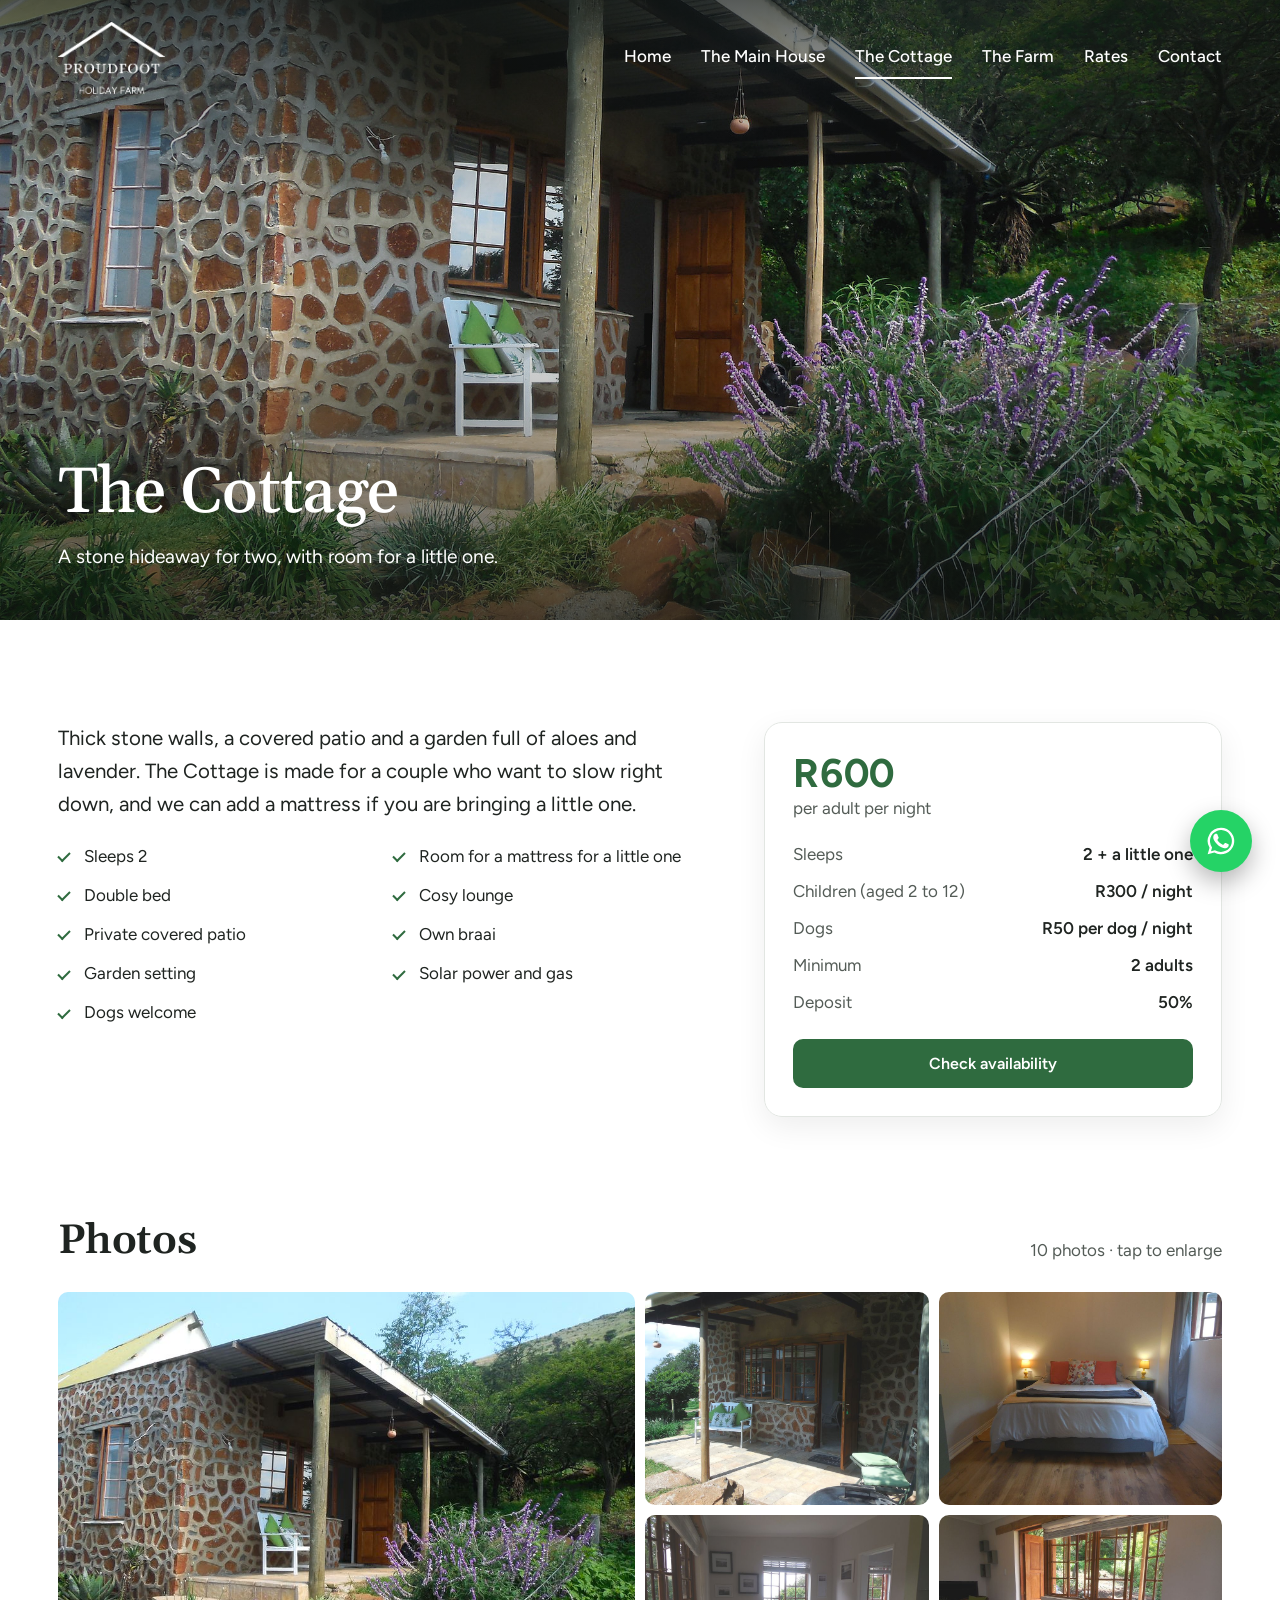
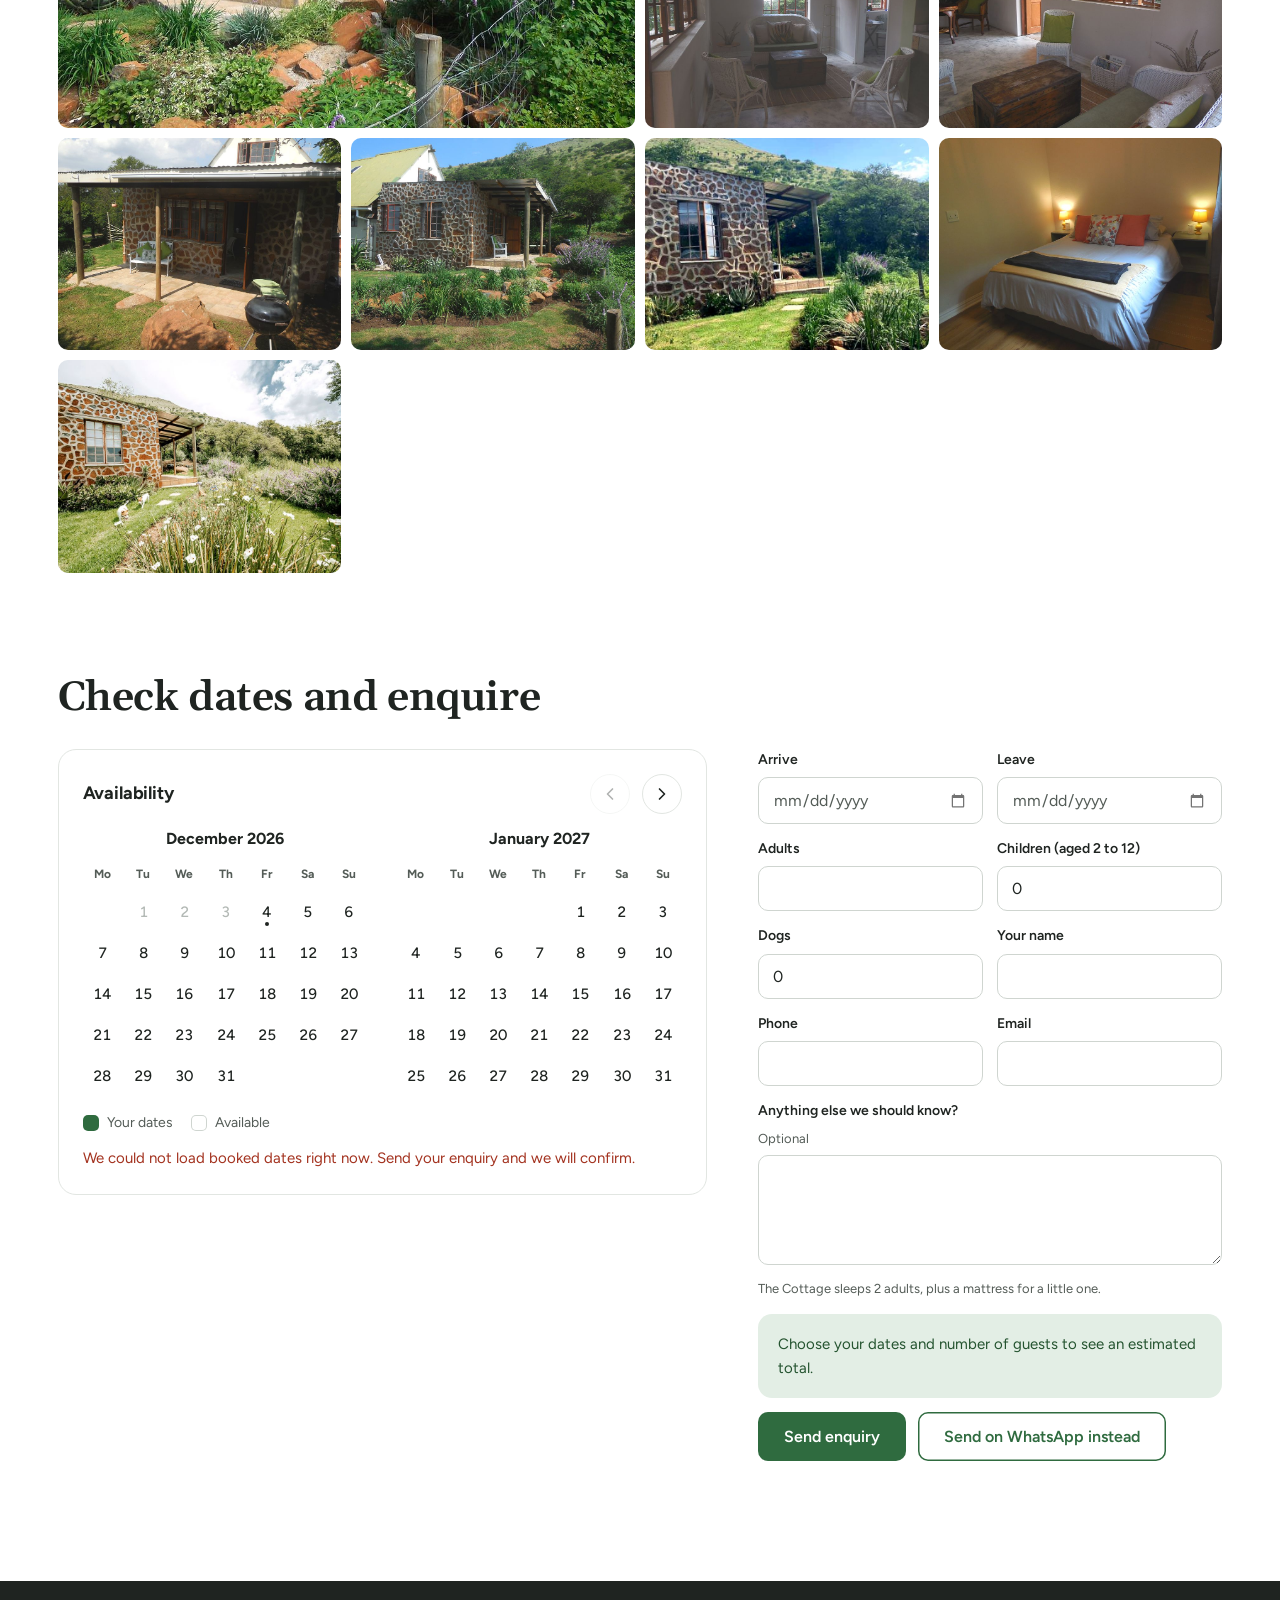
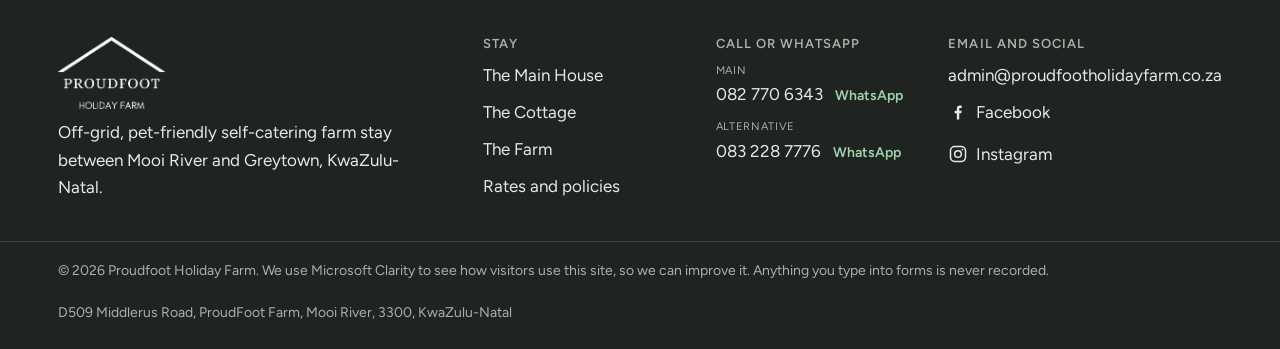
<file: cottage.html>
<!doctype html>
<html lang="en-ZA">
<head>
<meta charset="utf-8">
<meta name="viewport" content="width=device-width, initial-scale=1">
<title>The Cottage | Proudfoot Holiday Farm</title>
<meta name="description" content="The stone Cottage at Proudfoot Holiday Farm sleeps 2, with a private patio and braai in its own garden. Pet friendly and off-grid, near Mooi River.">
<link rel="canonical" href="https://www.proudfootholidayfarm.co.za/cottage.html">
<meta property="og:type" content="website">
<meta property="og:title" content="The Cottage | Proudfoot Holiday Farm">
<meta property="og:description" content="The stone Cottage at Proudfoot Holiday Farm sleeps 2, with a private patio and braai in its own garden. Pet friendly and off-grid, near Mooi River.">
<meta property="og:image" content="https://www.proudfootholidayfarm.co.za/assets/img/cottage/exterior.jpg">
<meta name="theme-color" content="#1f2421">
<link rel="icon" href="assets/img/brand/favicon.png" type="image/png">
<link rel="preconnect" href="https://fonts.googleapis.com">
<link rel="preconnect" href="https://fonts.gstatic.com" crossorigin>
<link href="https://fonts.googleapis.com/css2?family=Figtree:wght@400;500;600;700&family=Gelasio:wght@500;600&display=swap" rel="stylesheet">
<link rel="stylesheet" href="assets/css/site.css">
<script>(function(c,l,a,r,i,t,y){c[a]=c[a]||function(){(c[a].q=c[a].q||[]).push(arguments)};t=l.createElement(r);t.async=1;t.src="https://www.clarity.ms/tag/"+i;y=l.getElementsByTagName(r)[0];y.parentNode.insertBefore(t,y);})(window,document,"clarity","script","z5e03m4puh");</script>
</head>
<body>
<a class="skip" href="#main">Skip to content</a>
<section class="page-hero">
  <img class="hero-photo" src="assets/img/cottage/exterior.jpg" srcset="assets/img/cottage/exterior-sm.jpg 720w, assets/img/cottage/exterior.jpg 1800w" sizes="100vw" alt="The stone Cottage with its covered patio and garden" style="object-position:center 55%" fetchpriority="high">
  <header class="site-header wrap on-photo">
  <a class="logo" href="index.html"><img src="assets/img/brand/logo-white.png" alt="Proudfoot Holiday Farm, home" width="108" height="72"></a>
  <button class="menu-btn" type="button" aria-expanded="false" aria-controls="site-nav" aria-label="Menu"><svg width="28" height="28" viewBox="0 0 24 24" fill="none" stroke="currentColor" stroke-width="2" stroke-linecap="round" aria-hidden="true"><path d="M4 7h16M4 12h16M4 17h16"/></svg></button>
  <nav class="site-nav" id="site-nav" aria-label="Main"><a href="index.html">Home</a><a href="main-house.html">The Main House</a><a href="cottage.html" aria-current="page">The Cottage</a><a href="farm.html">The Farm</a><a href="rates.html">Rates</a><a href="contact.html">Contact</a></nav>
</header>
  <div class="hero-copy wrap"><h1>The Cottage</h1><p>A stone hideaway for two, with room for a little one.</p></div>
</section>
<main id="main">
<section class="section wrap detail">
  <div><p class="lead">Thick stone walls, a covered patio and a garden full of aloes and lavender. The Cottage is made for a couple who want to slow right down, and we can add a mattress if you are bringing a little one.</p><ul class="amenities"><li>Sleeps 2</li><li>Room for a mattress for a little one</li><li>Double bed</li><li>Cosy lounge</li><li>Private covered patio</li><li>Own braai</li><li>Garden setting</li><li>Solar power and gas</li><li>Dogs welcome</li></ul></div>
  <aside class="side-card" aria-label="Price"><div class="num">R600</div><p class="muted">per adult per night</p>
    <dl><dt>Sleeps</dt><dd>2 + a little one</dd><dt>Children (aged 2 to 12)</dt><dd>R300 / night</dd><dt>Dogs</dt><dd>R50 per dog / night</dd><dt>Minimum</dt><dd>2 adults</dd><dt>Deposit</dt><dd>50%</dd></dl><a class="btn" href="#availability">Check availability</a></aside>
</section>
<section class="section wrap" aria-labelledby="photos-h"><div class="section-head"><h2 id="photos-h">Photos</h2><span class="muted">10 photos · tap to enlarge</span></div><div class="gallery" data-gallery><button type="button" data-full="assets/img/cottage/exterior.jpg" aria-label="Open photo: The Cottage and its garden"><img src="assets/img/cottage/exterior-sm.jpg" alt="The Cottage and its garden" loading="lazy"></button><button type="button" data-full="assets/img/cottage/patio.jpg" aria-label="Open photo: Covered patio with seating"><img src="assets/img/cottage/patio-sm.jpg" alt="Covered patio with seating" loading="lazy"></button><button type="button" data-full="assets/img/cottage/bedroom.jpg" aria-label="Open photo: Double bedroom"><img src="assets/img/cottage/bedroom-sm.jpg" alt="Double bedroom" loading="lazy"></button><button type="button" data-full="assets/img/cottage/lounge.jpg" aria-label="Open photo: Lounge"><img src="assets/img/cottage/lounge-sm.jpg" alt="Lounge" loading="lazy"></button><button type="button" data-full="assets/img/cottage/living.jpg" aria-label="Open photo: Lounge looking towards the front door"><img src="assets/img/cottage/living-sm.jpg" alt="Lounge looking towards the front door" loading="lazy"></button><button type="button" data-full="assets/img/cottage/braai.jpg" aria-label="Open photo: Braai area on the patio"><img src="assets/img/cottage/braai-sm.jpg" alt="Braai area on the patio" loading="lazy"></button><button type="button" data-full="assets/img/cottage/garden.jpg" aria-label="Open photo: The Cottage from the garden"><img src="assets/img/cottage/garden-sm.jpg" alt="The Cottage from the garden" loading="lazy"></button><button type="button" data-full="assets/img/cottage/side-view.jpg" aria-label="Open photo: Side view of the Cottage"><img src="assets/img/cottage/side-view-sm.jpg" alt="Side view of the Cottage" loading="lazy"></button><button type="button" data-full="assets/img/cottage/bedroom-2.jpg" aria-label="Open photo: Bedroom with bedside lamps"><img src="assets/img/cottage/bedroom-2-sm.jpg" alt="Bedroom with bedside lamps" loading="lazy"></button><button type="button" data-full="assets/img/cottage/lk-cottage-garden.jpg" aria-label="Open photo: The Cottage and its wildflower garden"><img src="assets/img/cottage/lk-cottage-garden-sm.jpg" alt="The Cottage and its wildflower garden" loading="lazy"></button></div>
<dialog class="lightbox" aria-label="Photo viewer"><figure><figcaption></figcaption></figure>
<button class="lb-btn lb-close" type="button" aria-label="Close"><svg width="22" height="22" viewBox="0 0 24 24" fill="none" stroke="currentColor" stroke-width="2" stroke-linecap="round" aria-hidden="true"><path d="M6 6l12 12M18 6 6 18"/></svg></button>
<button class="lb-btn lb-prev" type="button" aria-label="Previous photo"><svg width="20" height="20" viewBox="0 0 24 24" fill="none" stroke="currentColor" stroke-width="2" stroke-linecap="round" stroke-linejoin="round" aria-hidden="true"><path d="m15 18-6-6 6-6"/></svg></button>
<button class="lb-btn lb-next" type="button" aria-label="Next photo"><svg width="20" height="20" viewBox="0 0 24 24" fill="none" stroke="currentColor" stroke-width="2" stroke-linecap="round" stroke-linejoin="round" aria-hidden="true"><path d="m9 18 6-6-6-6"/></svg></button></dialog></section>
<section class="section wrap" id="availability" aria-labelledby="avail-h">
  <div class="section-head"><h2 id="avail-h">Check dates and enquire</h2></div>
  <div class="book-grid"><div class="cal" data-calendar data-place="cottage">
  <div class="cal-top"><h3>Availability</h3>
    <button class="cal-nav cal-prev" type="button" aria-label="Previous month"><svg width="20" height="20" viewBox="0 0 24 24" fill="none" stroke="currentColor" stroke-width="2" stroke-linecap="round" stroke-linejoin="round" aria-hidden="true"><path d="m15 18-6-6 6-6"/></svg></button>
    <button class="cal-nav cal-next" type="button" aria-label="Next month"><svg width="20" height="20" viewBox="0 0 24 24" fill="none" stroke="currentColor" stroke-width="2" stroke-linecap="round" stroke-linejoin="round" aria-hidden="true"><path d="m9 18 6-6-6-6"/></svg></button></div>
  <div class="cal-months"></div>
  <div class="cal-key"><span><i class="key-sw key-mine"></i>Your dates</span><span><i class="key-sw key-free"></i>Available</span><span data-key-booked hidden><i class="key-sw key-booked"></i>Booked, unavailable</span></div>
  <p class="cal-status" role="status" aria-live="polite"></p>
</div><div><form class="form" data-enquiry novalidate data-clarity-mask="true">
  <input type="hidden" name="place" value="cottage">
  <label>Arrive<input type="date" name="arrive" required></label>
  <label>Leave<input type="date" name="leave" required></label>
  <label>Adults<input type="number" name="adults" min="1" max="17" inputmode="numeric" required></label>
  <label>Children (aged 2 to 12)<input type="number" name="children" min="0" max="16" inputmode="numeric" value="0"></label>
  <label>Dogs<input type="number" name="dogs" min="0" max="10" inputmode="numeric" value="0"></label>
  <label>Your name<input type="text" name="name" autocomplete="name" required></label>
  <label>Phone<input type="tel" name="phone" autocomplete="tel" required></label>
  <label>Email<input type="email" name="email" autocomplete="email" required></label>
  <label class="full">Anything else we should know? <span class="hint">Optional</span><textarea name="message"></textarea></label>
  <label class="hp" aria-hidden="true">Leave this empty<input type="text" name="website" tabindex="-1" autocomplete="off"></label>
  <p class="full hint" data-min-note></p>
  <div class="full estimate" data-estimate aria-live="polite"><p class="est-empty">Choose your dates and number of guests to see an estimated total.</p></div>
  <div class="full" style="display:flex;flex-wrap:wrap;gap:12px"><button class="btn" type="submit">Send enquiry</button><button class="btn btn-ghost" type="button" data-wa-enquiry>Send on WhatsApp instead</button></div>
  <p class="form-note" role="status" aria-live="polite"></p>
</form></div></div>
</section>
</main>
<footer class="site-footer">
  <div class="footer-inner wrap">
    <div><a class="logo" href="index.html"><img src="assets/img/brand/logo-white.png" alt="Proudfoot Holiday Farm" width="108" height="72" loading="lazy"></a>
      <p>Off-grid, pet-friendly self-catering farm stay between Mooi River and Greytown, KwaZulu-Natal.</p></div>
    <div><h3>Stay</h3><ul><li><a href="main-house.html">The Main House</a></li><li><a href="cottage.html">The Cottage</a></li><li><a href="farm.html">The Farm</a></li><li><a href="rates.html">Rates and policies</a></li></ul></div>
    <div><h3>Call or WhatsApp</h3><ul><li><span class="tag">Main</span><a href="tel:+27827706343">082 770 6343</a> <a class="wa-link" data-wa data-wa-number="27827706343" href="https://wa.me/27827706343" target="_blank" rel="noopener">WhatsApp</a></li><li><span class="tag">Alternative</span><a href="tel:+27832287776">083 228 7776</a> <a class="wa-link" data-wa data-wa-number="27832287776" href="https://wa.me/27832287776" target="_blank" rel="noopener">WhatsApp</a></li></ul></div>
    <div><h3>Email and social</h3><ul><li><a href="mailto:admin@proudfootholidayfarm.co.za">admin@proudfootholidayfarm.co.za</a></li><li><a class="social" href="https://www.facebook.com/proudfootholidayfarm" target="_blank" rel="noopener"><svg width="20" height="20" viewBox="0 0 24 24" fill="currentColor" aria-hidden="true"><path d="M13.5 21v-7.5h2.5l.4-3h-2.9V8.6c0-.9.3-1.5 1.5-1.5h1.5V4.4c-.3 0-1.2-.1-2.2-.1-2.2 0-3.7 1.3-3.7 3.8v2.4H8v3h2.6V21h2.9z"/></svg>Facebook</a></li><li><a class="social" href="https://www.instagram.com/proudfootholidayfarm/" target="_blank" rel="noopener"><svg width="20" height="20" viewBox="0 0 24 24" fill="none" stroke="currentColor" stroke-width="1.8" aria-hidden="true"><rect x="3" y="3" width="18" height="18" rx="5"/><circle cx="12" cy="12" r="4"/><circle cx="17.3" cy="6.7" r="1.1" fill="currentColor" stroke="none"/></svg>Instagram</a></li></ul></div>
  </div>
  <div class="footer-base wrap"><span>&copy; <span data-year>2026</span> Proudfoot Holiday Farm. We use Microsoft Clarity to see how visitors use this site, so we can improve it. Anything you type into forms is never recorded.</span><span>D509 Middlerus Road, ProudFoot Farm, Mooi River, 3300, KwaZulu-Natal</span></div>
</footer>
<a class="wa" data-wa href="https://wa.me/27827706343" aria-label="Chat to us on WhatsApp" target="_blank" rel="noopener"><svg width="32" height="32" viewBox="0 0 24 24" fill="currentColor" aria-hidden="true"><path d="M17.5 14.4c-.3-.1-1.7-.8-2-.9-.3-.1-.5-.1-.7.1-.2.3-.8.9-.9 1.1-.2.2-.3.2-.6.1-.3-.1-1.2-.5-2.3-1.4-.9-.8-1.4-1.7-1.6-2-.2-.3 0-.5.1-.6l.4-.5c.2-.2.2-.3.3-.5.1-.2 0-.4 0-.5l-.9-2.2c-.2-.6-.5-.5-.7-.5h-.6c-.2 0-.5.1-.8.4-.3.3-1 1-1 2.4s1 2.8 1.2 3c.1.2 2 3.1 4.9 4.3.7.3 1.2.5 1.6.6.7.2 1.3.2 1.8.1.6-.1 1.7-.7 1.9-1.4.2-.7.2-1.2.2-1.4-.1-.1-.3-.2-.6-.3zM12 2a10 10 0 0 0-8.6 15.1L2 22l5-1.3A10 10 0 1 0 12 2zm0 18.2a8.2 8.2 0 0 1-4.2-1.1l-.3-.2-3 .8.8-2.9-.2-.3A8.2 8.2 0 1 1 12 20.2z"/></svg></a>
<script src="assets/js/config.js"></script>
<script src="assets/js/site.js"></script>
</body>
</html>
</file>
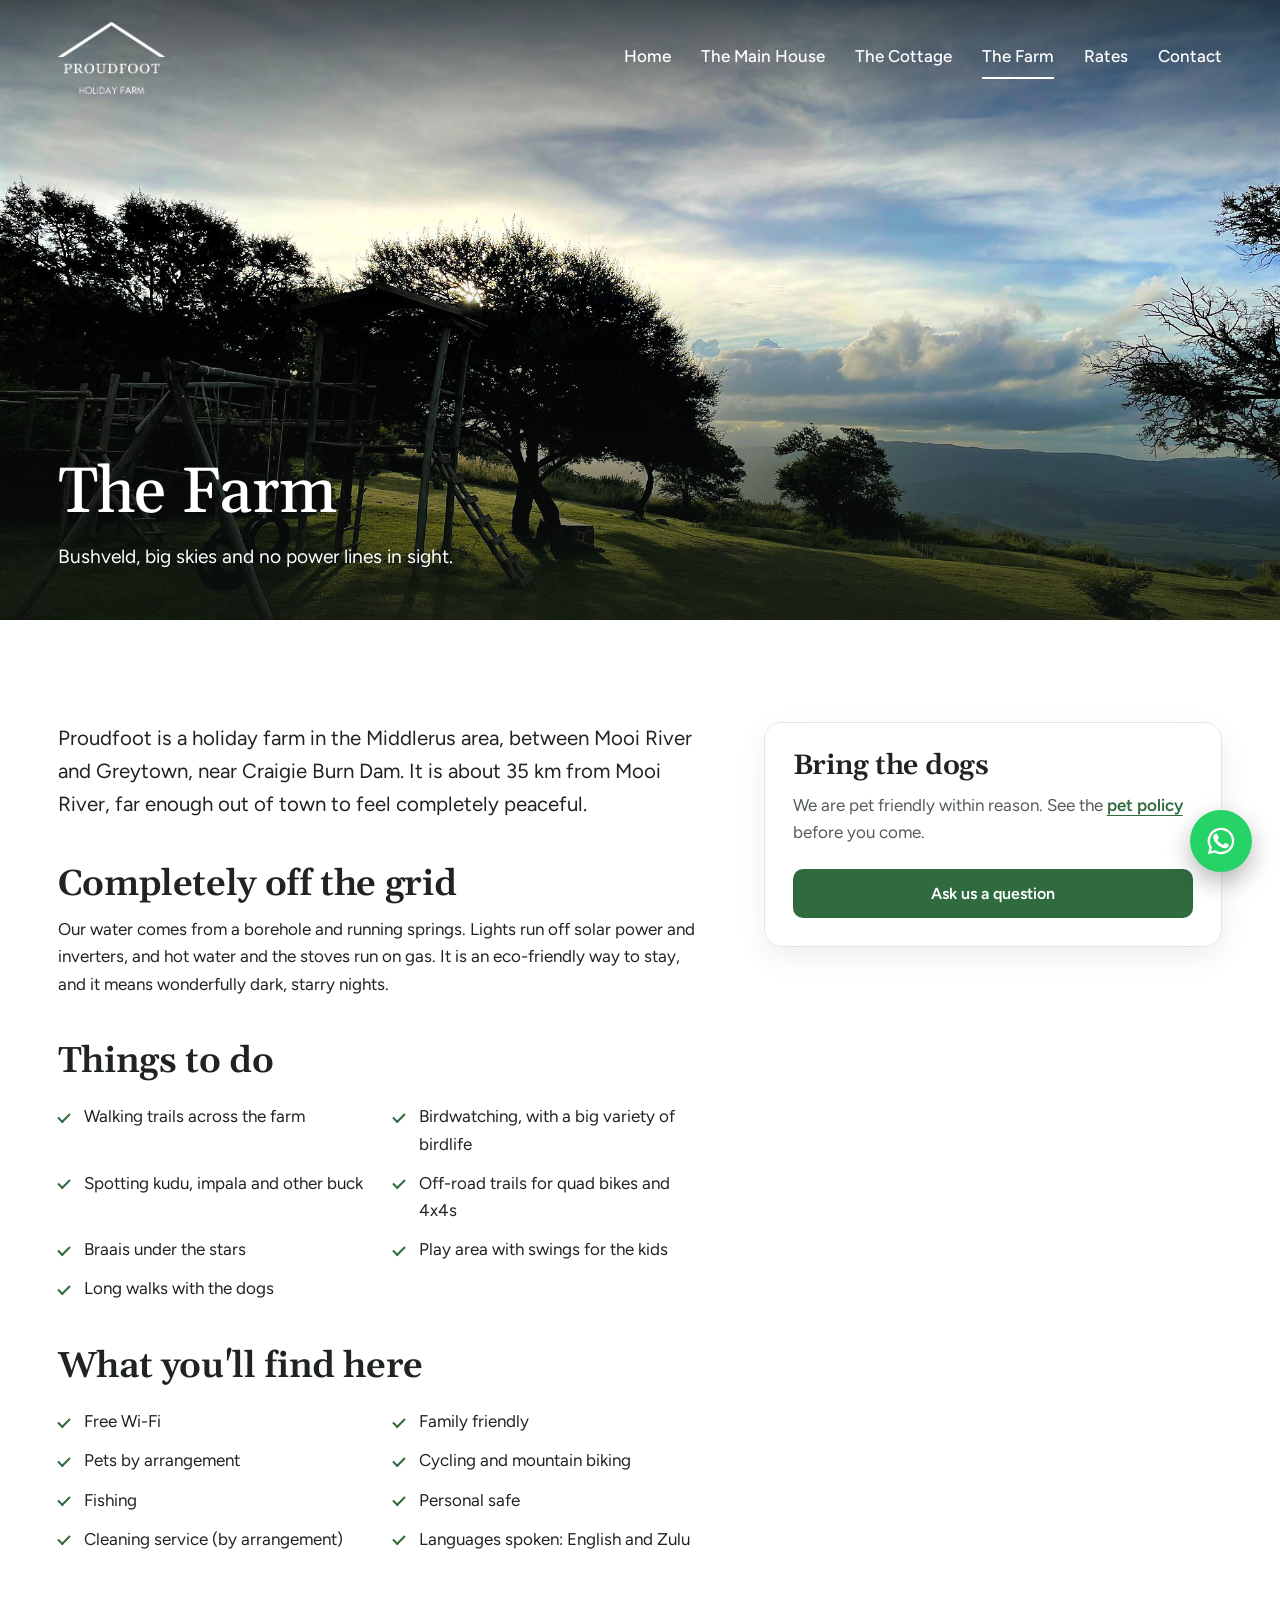
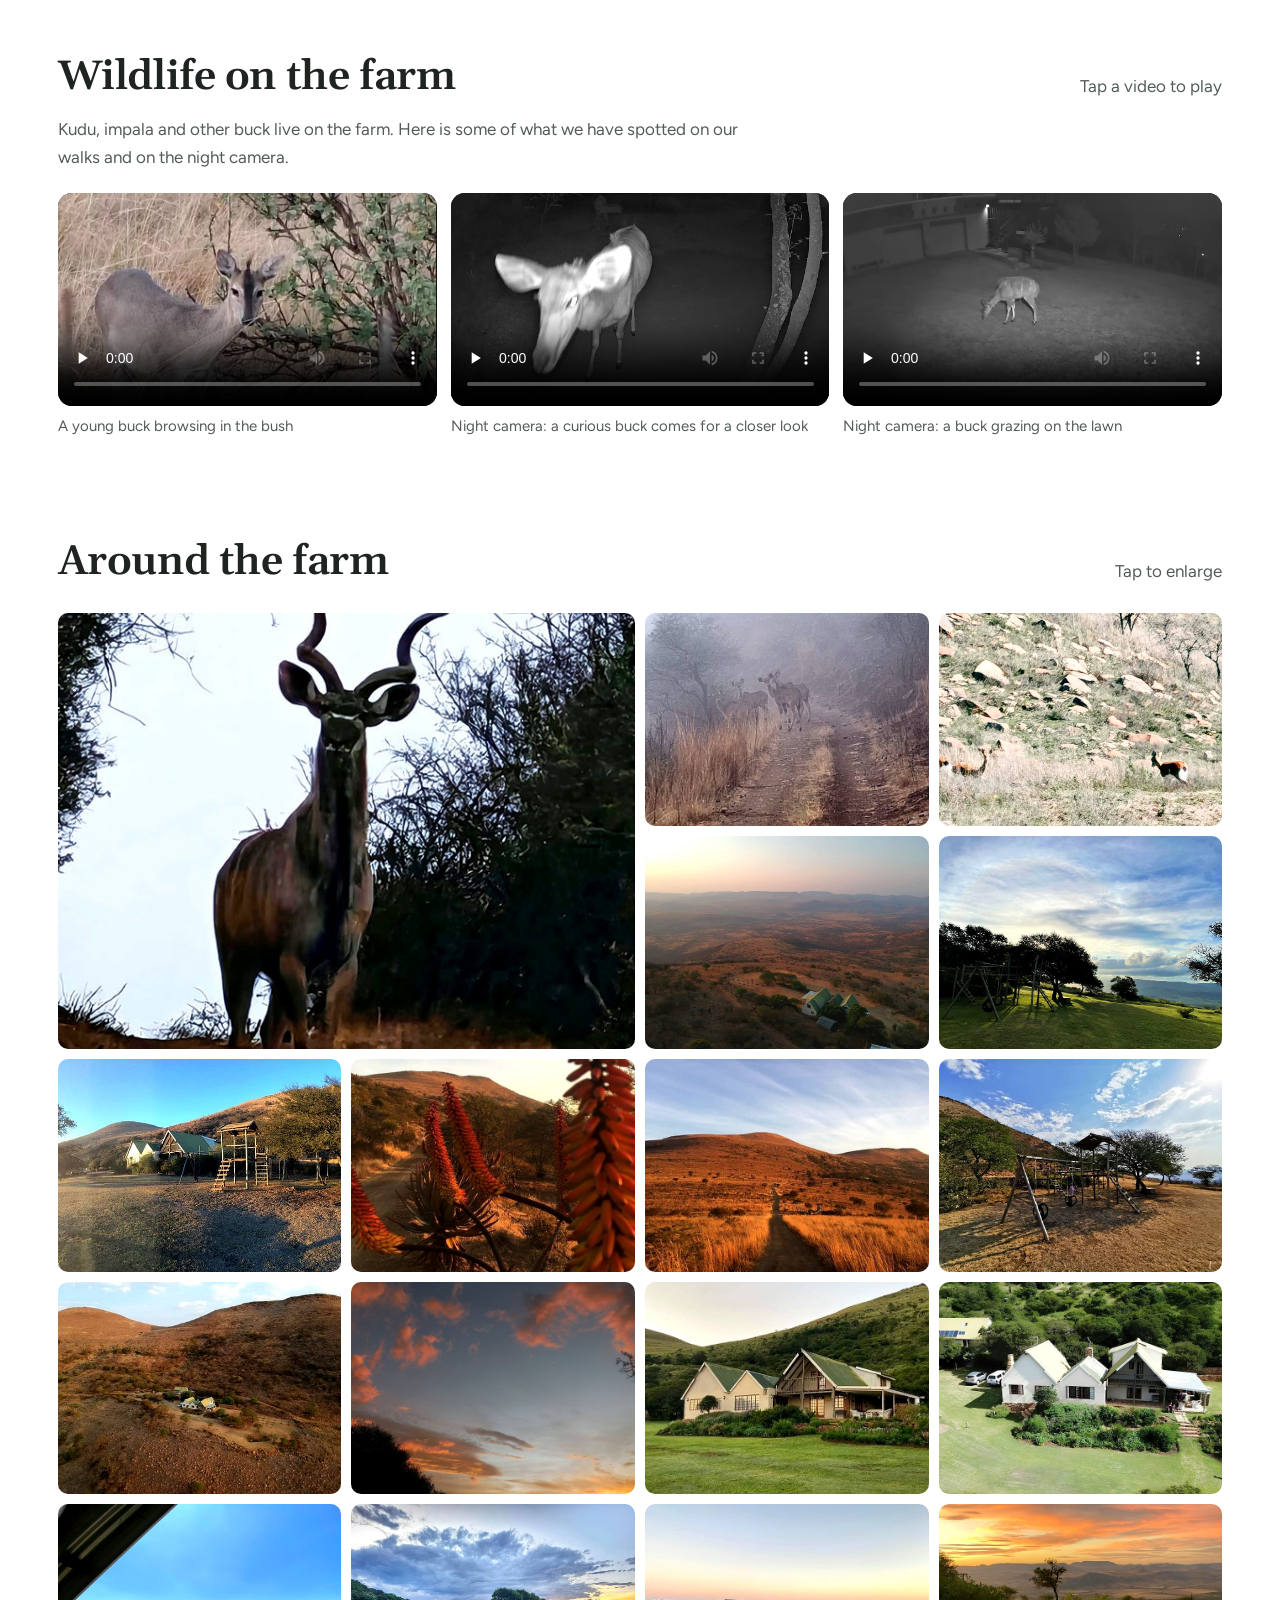
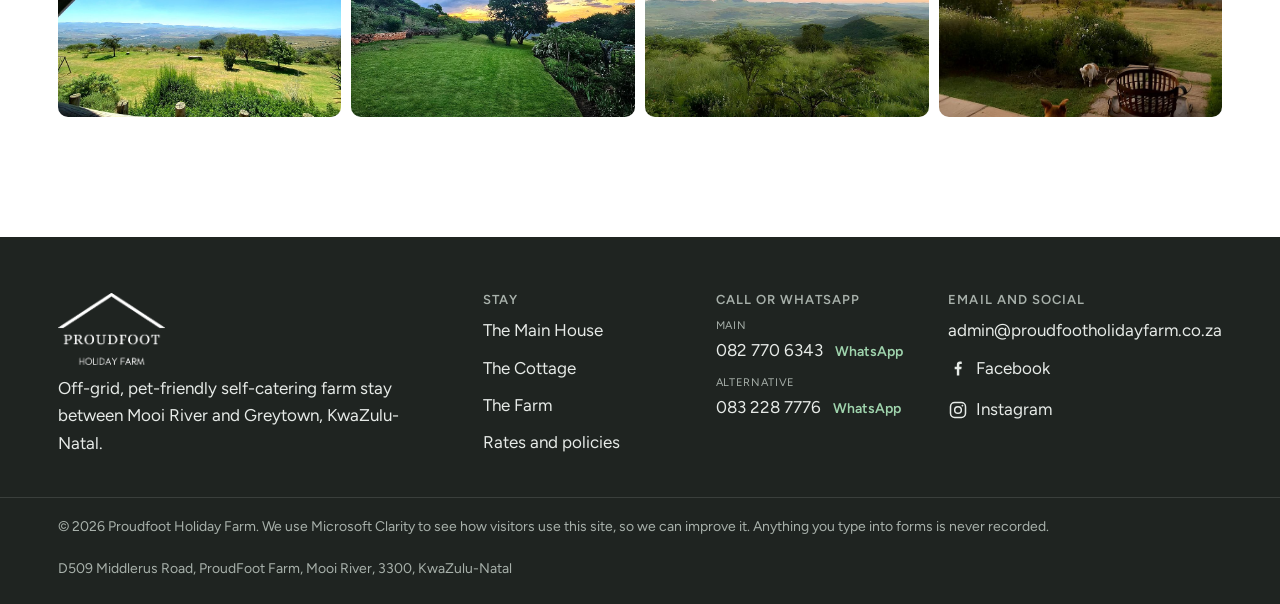
<file: farm.html>
<!doctype html>
<html lang="en-ZA">
<head>
<meta charset="utf-8">
<meta name="viewport" content="width=device-width, initial-scale=1">
<title>The Farm | Proudfoot Holiday Farm</title>
<meta name="description" content="An off-grid holiday farm in the KZN Midlands near Craigie Burn Dam: walking trails, birdlife, quad and 4x4 tracks, and dogs welcome.">
<link rel="canonical" href="https://www.proudfootholidayfarm.co.za/farm.html">
<meta property="og:type" content="website">
<meta property="og:title" content="The Farm | Proudfoot Holiday Farm">
<meta property="og:description" content="An off-grid holiday farm in the KZN Midlands near Craigie Burn Dam: walking trails, birdlife, quad and 4x4 tracks, and dogs welcome.">
<meta property="og:image" content="https://www.proudfootholidayfarm.co.za/assets/img/farm/view.jpg">
<meta name="theme-color" content="#1f2421">
<link rel="icon" href="assets/img/brand/favicon.png" type="image/png">
<link rel="preconnect" href="https://fonts.googleapis.com">
<link rel="preconnect" href="https://fonts.gstatic.com" crossorigin>
<link href="https://fonts.googleapis.com/css2?family=Figtree:wght@400;500;600;700&family=Gelasio:wght@500;600&display=swap" rel="stylesheet">
<link rel="stylesheet" href="assets/css/site.css">
<script>(function(c,l,a,r,i,t,y){c[a]=c[a]||function(){(c[a].q=c[a].q||[]).push(arguments)};t=l.createElement(r);t.async=1;t.src="https://www.clarity.ms/tag/"+i;y=l.getElementsByTagName(r)[0];y.parentNode.insertBefore(t,y);})(window,document,"clarity","script","z5e03m4puh");</script>
</head>
<body>
<a class="skip" href="#main">Skip to content</a>
<section class="page-hero">
  <img class="hero-photo" src="assets/img/farm/view.jpg" srcset="assets/img/farm/view-sm.jpg 720w, assets/img/farm/view.jpg 1800w" sizes="100vw" alt="View across the Midlands hills from the farm" style="object-position:center 60%" fetchpriority="high">
  <header class="site-header wrap on-photo">
  <a class="logo" href="index.html"><img src="assets/img/brand/logo-white.png" alt="Proudfoot Holiday Farm, home" width="108" height="72"></a>
  <button class="menu-btn" type="button" aria-expanded="false" aria-controls="site-nav" aria-label="Menu"><svg width="28" height="28" viewBox="0 0 24 24" fill="none" stroke="currentColor" stroke-width="2" stroke-linecap="round" aria-hidden="true"><path d="M4 7h16M4 12h16M4 17h16"/></svg></button>
  <nav class="site-nav" id="site-nav" aria-label="Main"><a href="index.html">Home</a><a href="main-house.html">The Main House</a><a href="cottage.html">The Cottage</a><a href="farm.html" aria-current="page">The Farm</a><a href="rates.html">Rates</a><a href="contact.html">Contact</a></nav>
</header>
  <div class="hero-copy wrap"><h1>The Farm</h1><p>Bushveld, big skies and no power lines in sight.</p></div>
</section>
<main id="main">
<section class="section wrap detail">
  <div><p class="lead">Proudfoot is a holiday farm in the Middlerus area, between Mooi River and Greytown, near Craigie Burn Dam. It is about 35 km from Mooi River, far enough out of town to feel completely peaceful.</p>
  <h2 style="font-size:clamp(28px,3vw,36px);margin-top:44px">Completely off the grid</h2>
  <p style="margin-top:12px;max-width:62ch">Our water comes from a borehole and running springs. Lights run off solar power and inverters, and hot water and the stoves run on gas. It is an eco-friendly way to stay, and it means wonderfully dark, starry nights.</p>
  <h2 style="font-size:clamp(28px,3vw,36px);margin-top:44px">Things to do</h2>
  <ul class="amenities"><li>Walking trails across the farm</li><li>Birdwatching, with a big variety of birdlife</li><li>Spotting kudu, impala and other buck</li><li>Off-road trails for quad bikes and 4x4s</li><li>Braais under the stars</li><li>Play area with swings for the kids</li><li>Long walks with the dogs</li></ul>
  <h2 style="font-size:clamp(28px,3vw,36px);margin-top:44px">What you'll find here</h2>
  <ul class="amenities"><li>Free Wi-Fi</li><li>Family friendly</li><li>Pets by arrangement</li><li>Cycling and mountain biking</li><li>Fishing</li><li>Personal safe</li><li>Cleaning service (by arrangement)</li><li>Languages spoken: English and Zulu</li></ul></div>
  <aside class="side-card" aria-label="Pets"><h2 style="font-size:28px">Bring the dogs</h2><p class="muted" style="margin-top:10px">We are pet friendly within reason. See the <a class="link" href="rates.html#pets">pet policy</a> before you come.</p>
    <a class="btn" href="contact.html">Ask us a question</a></aside>
</section>
<section class="section wrap" aria-labelledby="wild-h"><div class="section-head"><h2 id="wild-h">Wildlife on the farm</h2><span class="muted">Tap a video to play</span></div>
<p class="muted" style="max-width:62ch;margin:-12px 0 22px">Kudu, impala and other buck live on the farm. Here is some of what we have spotted on our walks and on the night camera.</p>
<div class="videos"><figure class="vid"><video controls preload="none" playsinline poster="assets/img/wildlife/baby-buck-poster.jpg" aria-label="A young buck browsing in the bush"><source src="assets/video/baby-buck.mp4" type="video/mp4"></video><figcaption>A young buck browsing in the bush</figcaption></figure><figure class="vid"><video controls preload="none" playsinline poster="assets/img/wildlife/night-buck-close-poster.jpg" aria-label="Night camera: a curious buck comes for a closer look"><source src="assets/video/night-buck-close.mp4" type="video/mp4"></video><figcaption>Night camera: a curious buck comes for a closer look</figcaption></figure><figure class="vid"><video controls preload="none" playsinline poster="assets/img/wildlife/night-buck-lawn-poster.jpg" aria-label="Night camera: a buck grazing on the lawn"><source src="assets/video/night-buck-lawn.mp4" type="video/mp4"></video><figcaption>Night camera: a buck grazing on the lawn</figcaption></figure></div></section>
<section class="section wrap" aria-labelledby="photos-h"><div class="section-head"><h2 id="photos-h">Around the farm</h2><span class="muted">Tap to enlarge</span></div>
<div class="gallery" data-gallery><button type="button" data-full="assets/img/wildlife/kudu.jpg" aria-label="Open photo: Kudu bull on the farm road"><img src="assets/img/wildlife/kudu-sm.jpg" alt="Kudu bull on the farm road" loading="lazy"></button><button type="button" data-full="assets/img/wildlife/buck-mist.jpg" aria-label="Open photo: Buck on the farm road in the morning mist"><img src="assets/img/wildlife/buck-mist-sm.jpg" alt="Buck on the farm road in the morning mist" loading="lazy"></button><button type="button" data-full="assets/img/wildlife/impala-hillside.jpg" aria-label="Open photo: Impala on the hillside"><img src="assets/img/wildlife/impala-hillside-sm.jpg" alt="Impala on the hillside" loading="lazy"></button><button type="button" data-full="assets/img/farm/aerial.jpg" aria-label="Open photo: The farm from the air"><img src="assets/img/farm/aerial-sm.jpg" alt="The farm from the air" loading="lazy"></button><button type="button" data-full="assets/img/farm/view.jpg" aria-label="Open photo: View over the hills"><img src="assets/img/farm/view-sm.jpg" alt="View over the hills" loading="lazy"></button><button type="button" data-full="assets/img/farm/panorama.jpg" aria-label="Open photo: Panorama of the farm at sunrise"><img src="assets/img/farm/panorama-sm.jpg" alt="Panorama of the farm at sunrise" loading="lazy"></button><button type="button" data-full="assets/img/farm/aloes.jpg" aria-label="Open photo: Aloes in flower"><img src="assets/img/farm/aloes-sm.jpg" alt="Aloes in flower" loading="lazy"></button><button type="button" data-full="assets/img/farm/driveway.jpg" aria-label="Open photo: The farm road at golden hour"><img src="assets/img/farm/driveway-sm.jpg" alt="The farm road at golden hour" loading="lazy"></button><button type="button" data-full="assets/img/farm/play-area.jpg" aria-label="Open photo: Play area with swings"><img src="assets/img/farm/play-area-sm.jpg" alt="Play area with swings" loading="lazy"></button><button type="button" data-full="assets/img/farm/aerial-2.jpg" aria-label="Open photo: The valley from above"><img src="assets/img/farm/aerial-2-sm.jpg" alt="The valley from above" loading="lazy"></button><button type="button" data-full="assets/img/farm/sunset.jpg" aria-label="Open photo: Sunset over the bush"><img src="assets/img/farm/sunset-sm.jpg" alt="Sunset over the bush" loading="lazy"></button><button type="button" data-full="assets/img/main-house/day.jpg" aria-label="Open photo: The Main House in the valley"><img src="assets/img/main-house/day-sm.jpg" alt="The Main House in the valley" loading="lazy"></button><button type="button" data-full="assets/img/farm/lk-aerial-house.jpg" aria-label="Open photo: The Main House from the air"><img src="assets/img/farm/lk-aerial-house-sm.jpg" alt="The Main House from the air" loading="lazy"></button><button type="button" data-full="assets/img/farm/lk-valley.jpg" aria-label="Open photo: Looking out over the valley"><img src="assets/img/farm/lk-valley-sm.jpg" alt="Looking out over the valley" loading="lazy"></button><button type="button" data-full="assets/img/farm/lk-lawn-sunset.jpg" aria-label="Open photo: Sunset over the garden"><img src="assets/img/farm/lk-lawn-sunset-sm.jpg" alt="Sunset over the garden" loading="lazy"></button><button type="button" data-full="assets/img/farm/lk-dusk-hills.jpg" aria-label="Open photo: Dusk over the hills"><img src="assets/img/farm/lk-dusk-hills-sm.jpg" alt="Dusk over the hills" loading="lazy"></button><button type="button" data-full="assets/img/farm/lk-sunset-deck.jpg" aria-label="Open photo: Sunset from the farm"><img src="assets/img/farm/lk-sunset-deck-sm.jpg" alt="Sunset from the farm" loading="lazy"></button></div>
<dialog class="lightbox" aria-label="Photo viewer"><figure><figcaption></figcaption></figure>
<button class="lb-btn lb-close" type="button" aria-label="Close"><svg width="22" height="22" viewBox="0 0 24 24" fill="none" stroke="currentColor" stroke-width="2" stroke-linecap="round" aria-hidden="true"><path d="M6 6l12 12M18 6 6 18"/></svg></button>
<button class="lb-btn lb-prev" type="button" aria-label="Previous photo"><svg width="20" height="20" viewBox="0 0 24 24" fill="none" stroke="currentColor" stroke-width="2" stroke-linecap="round" stroke-linejoin="round" aria-hidden="true"><path d="m15 18-6-6 6-6"/></svg></button>
<button class="lb-btn lb-next" type="button" aria-label="Next photo"><svg width="20" height="20" viewBox="0 0 24 24" fill="none" stroke="currentColor" stroke-width="2" stroke-linecap="round" stroke-linejoin="round" aria-hidden="true"><path d="m9 18 6-6-6-6"/></svg></button></dialog></section>
</main>
<footer class="site-footer">
  <div class="footer-inner wrap">
    <div><a class="logo" href="index.html"><img src="assets/img/brand/logo-white.png" alt="Proudfoot Holiday Farm" width="108" height="72" loading="lazy"></a>
      <p>Off-grid, pet-friendly self-catering farm stay between Mooi River and Greytown, KwaZulu-Natal.</p></div>
    <div><h3>Stay</h3><ul><li><a href="main-house.html">The Main House</a></li><li><a href="cottage.html">The Cottage</a></li><li><a href="farm.html">The Farm</a></li><li><a href="rates.html">Rates and policies</a></li></ul></div>
    <div><h3>Call or WhatsApp</h3><ul><li><span class="tag">Main</span><a href="tel:+27827706343">082 770 6343</a> <a class="wa-link" data-wa data-wa-number="27827706343" href="https://wa.me/27827706343" target="_blank" rel="noopener">WhatsApp</a></li><li><span class="tag">Alternative</span><a href="tel:+27832287776">083 228 7776</a> <a class="wa-link" data-wa data-wa-number="27832287776" href="https://wa.me/27832287776" target="_blank" rel="noopener">WhatsApp</a></li></ul></div>
    <div><h3>Email and social</h3><ul><li><a href="mailto:admin@proudfootholidayfarm.co.za">admin@proudfootholidayfarm.co.za</a></li><li><a class="social" href="https://www.facebook.com/proudfootholidayfarm" target="_blank" rel="noopener"><svg width="20" height="20" viewBox="0 0 24 24" fill="currentColor" aria-hidden="true"><path d="M13.5 21v-7.5h2.5l.4-3h-2.9V8.6c0-.9.3-1.5 1.5-1.5h1.5V4.4c-.3 0-1.2-.1-2.2-.1-2.2 0-3.7 1.3-3.7 3.8v2.4H8v3h2.6V21h2.9z"/></svg>Facebook</a></li><li><a class="social" href="https://www.instagram.com/proudfootholidayfarm/" target="_blank" rel="noopener"><svg width="20" height="20" viewBox="0 0 24 24" fill="none" stroke="currentColor" stroke-width="1.8" aria-hidden="true"><rect x="3" y="3" width="18" height="18" rx="5"/><circle cx="12" cy="12" r="4"/><circle cx="17.3" cy="6.7" r="1.1" fill="currentColor" stroke="none"/></svg>Instagram</a></li></ul></div>
  </div>
  <div class="footer-base wrap"><span>&copy; <span data-year>2026</span> Proudfoot Holiday Farm. We use Microsoft Clarity to see how visitors use this site, so we can improve it. Anything you type into forms is never recorded.</span><span>D509 Middlerus Road, ProudFoot Farm, Mooi River, 3300, KwaZulu-Natal</span></div>
</footer>
<a class="wa" data-wa href="https://wa.me/27827706343" aria-label="Chat to us on WhatsApp" target="_blank" rel="noopener"><svg width="32" height="32" viewBox="0 0 24 24" fill="currentColor" aria-hidden="true"><path d="M17.5 14.4c-.3-.1-1.7-.8-2-.9-.3-.1-.5-.1-.7.1-.2.3-.8.9-.9 1.1-.2.2-.3.2-.6.1-.3-.1-1.2-.5-2.3-1.4-.9-.8-1.4-1.7-1.6-2-.2-.3 0-.5.1-.6l.4-.5c.2-.2.2-.3.3-.5.1-.2 0-.4 0-.5l-.9-2.2c-.2-.6-.5-.5-.7-.5h-.6c-.2 0-.5.1-.8.4-.3.3-1 1-1 2.4s1 2.8 1.2 3c.1.2 2 3.1 4.9 4.3.7.3 1.2.5 1.6.6.7.2 1.3.2 1.8.1.6-.1 1.7-.7 1.9-1.4.2-.7.2-1.2.2-1.4-.1-.1-.3-.2-.6-.3zM12 2a10 10 0 0 0-8.6 15.1L2 22l5-1.3A10 10 0 1 0 12 2zm0 18.2a8.2 8.2 0 0 1-4.2-1.1l-.3-.2-3 .8.8-2.9-.2-.3A8.2 8.2 0 1 1 12 20.2z"/></svg></a>
<script src="assets/js/config.js"></script>
<script src="assets/js/site.js"></script>
</body>
</html>
</file>
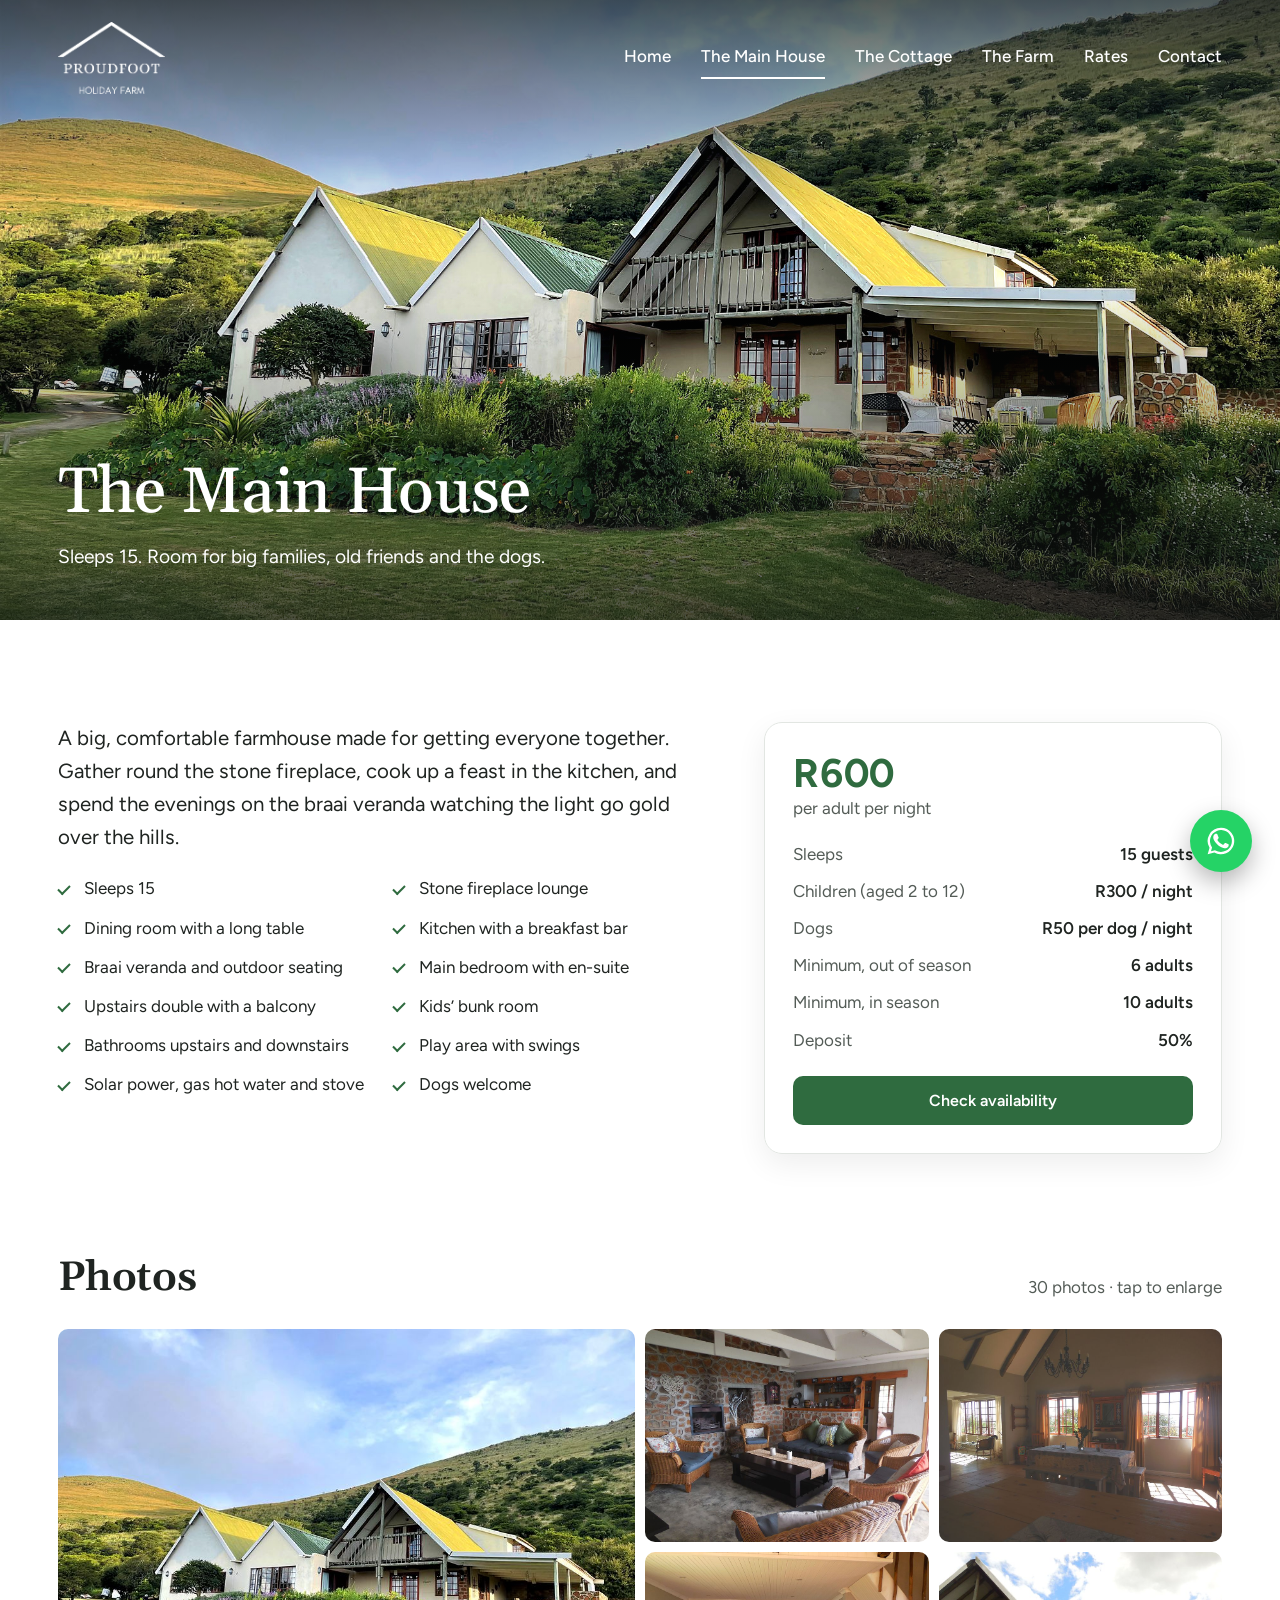
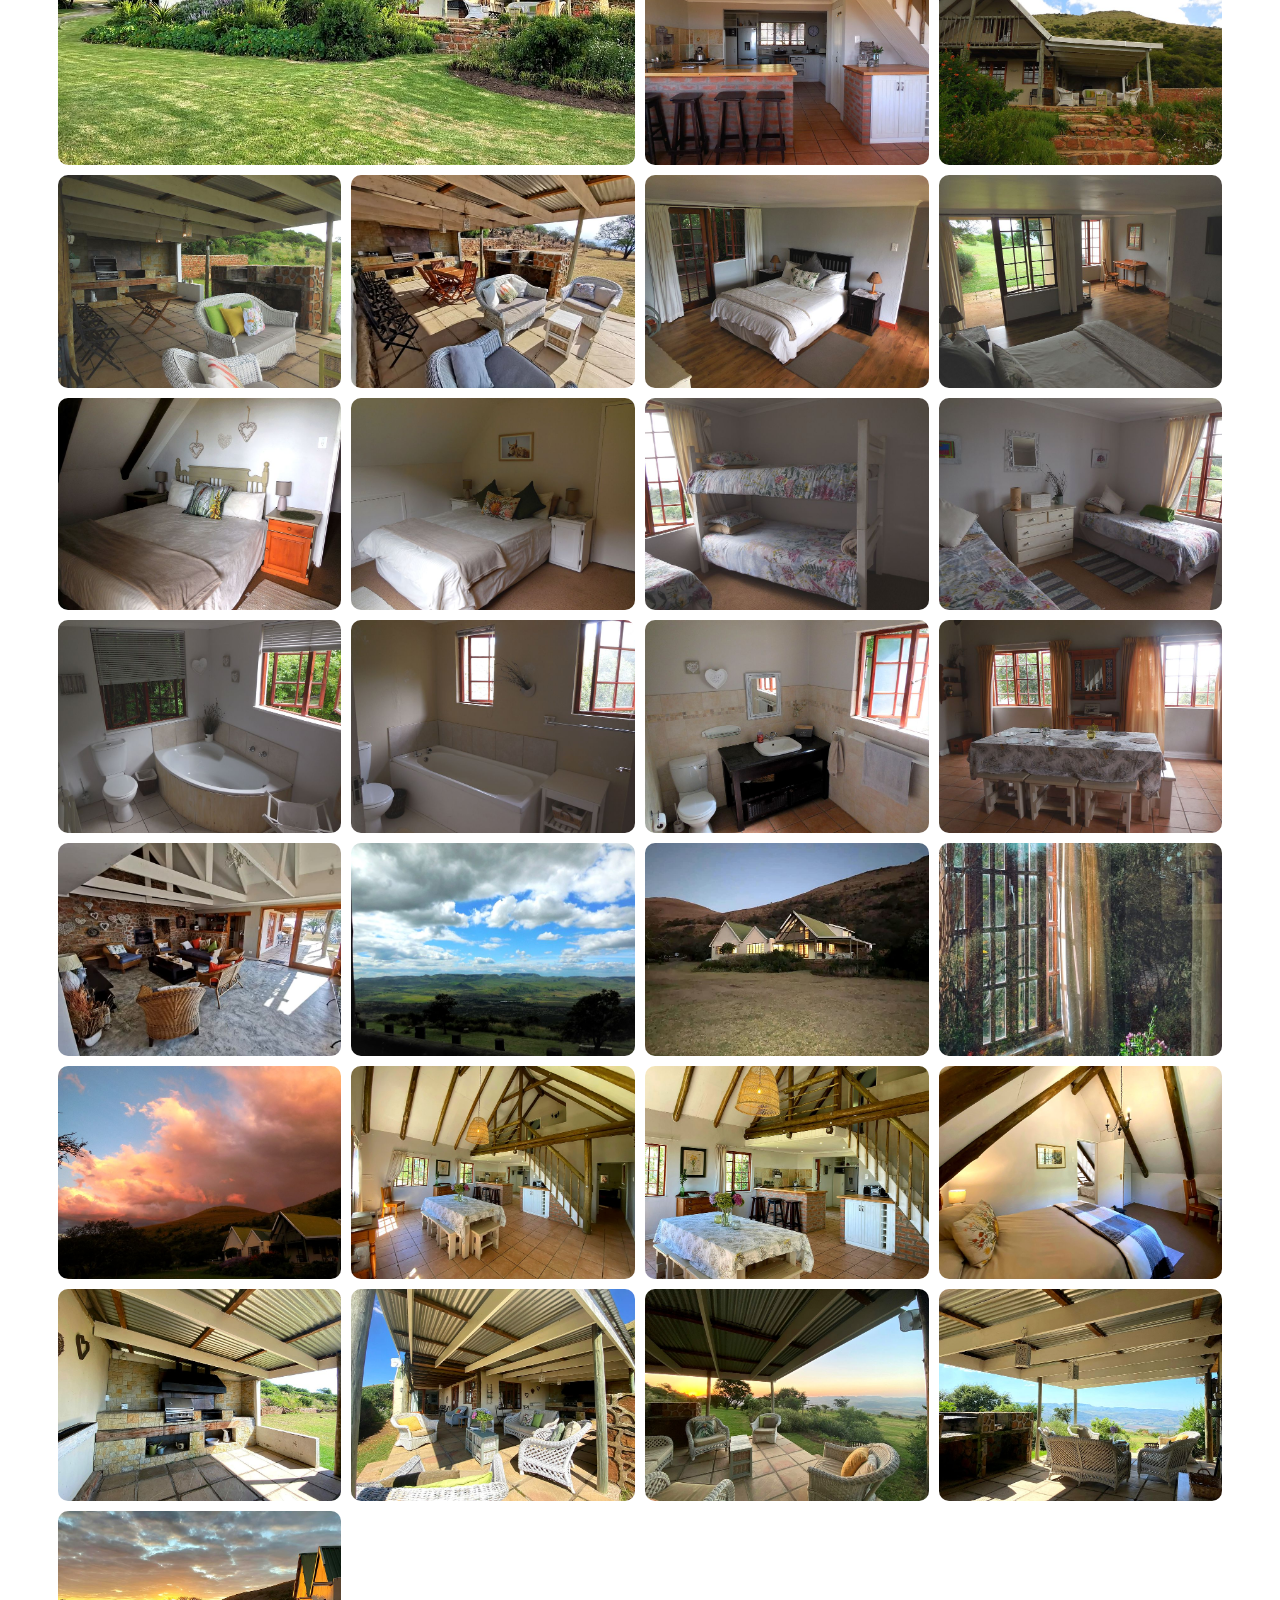
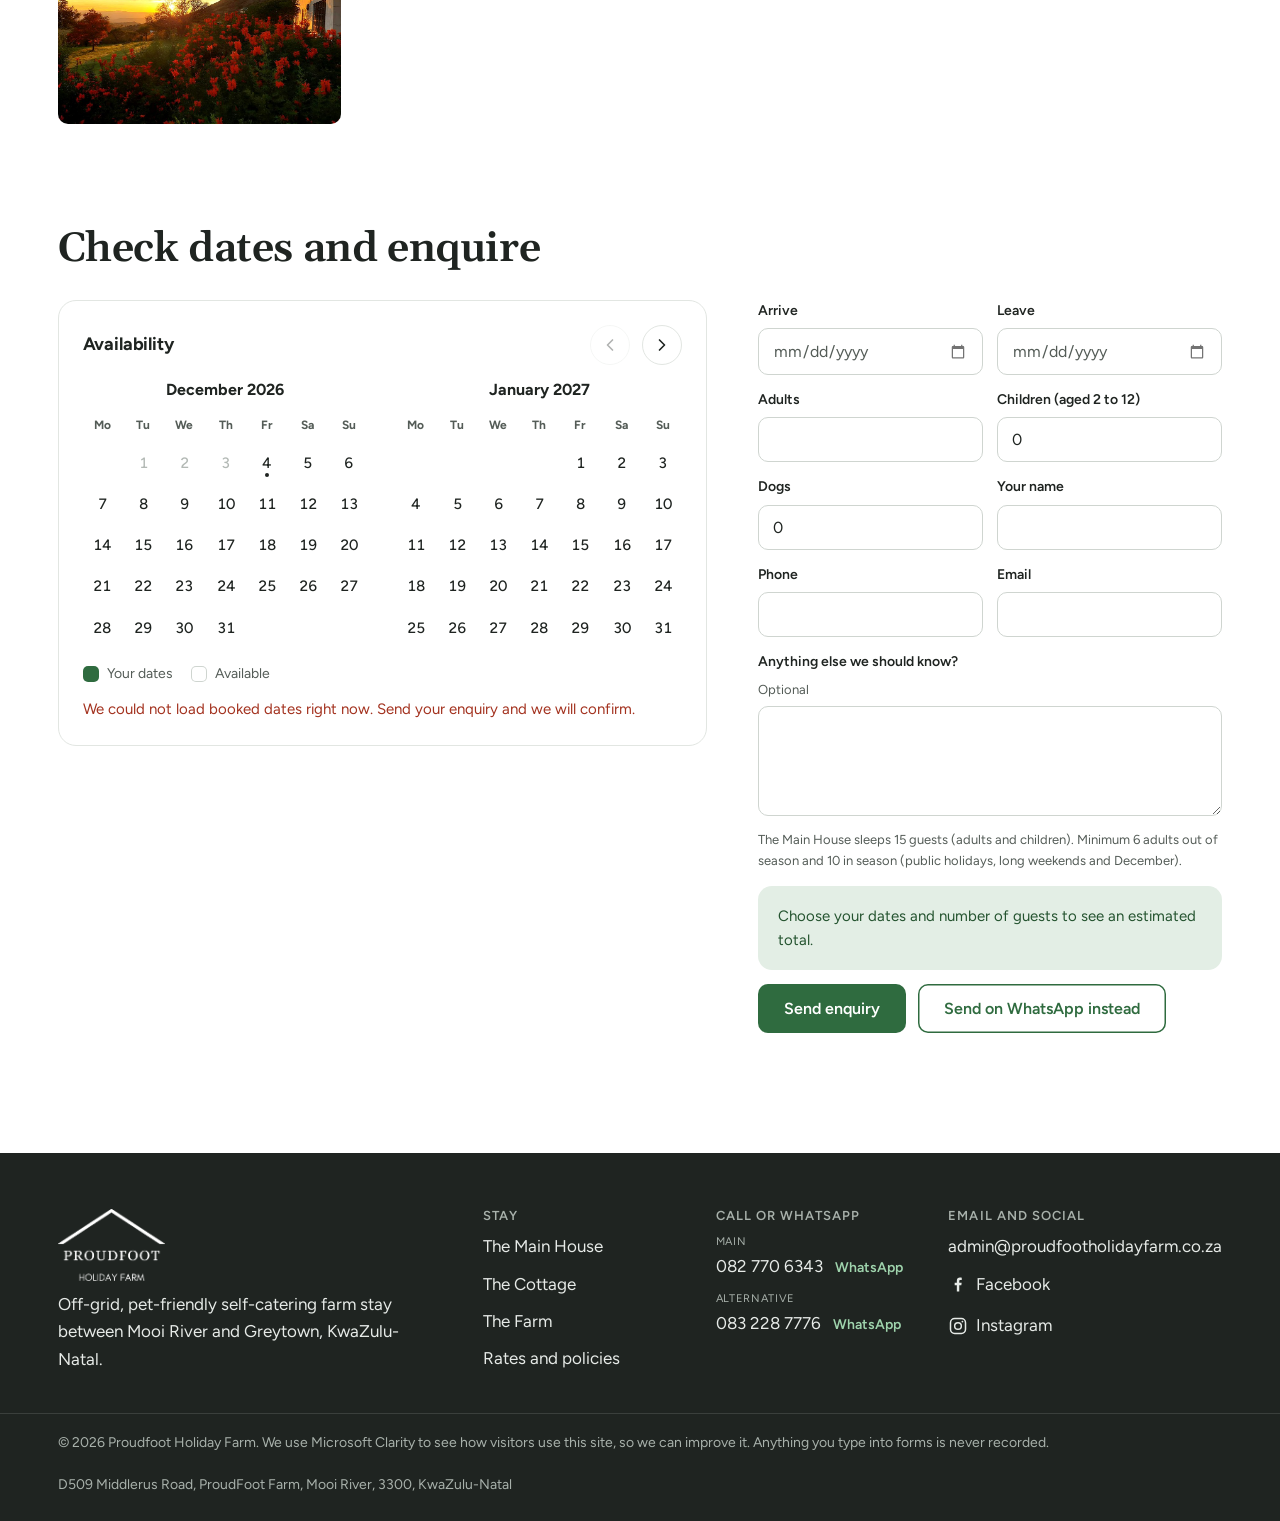
<file: main-house.html>
<!doctype html>
<html lang="en-ZA">
<head>
<meta charset="utf-8">
<meta name="viewport" content="width=device-width, initial-scale=1">
<title>The Main House | Proudfoot Holiday Farm</title>
<meta name="description" content="The Main House at Proudfoot Holiday Farm sleeps 15: stone fireplace, big kitchen, braai veranda and views over the KZN Midlands. R600 per adult per night.">
<link rel="canonical" href="https://www.proudfootholidayfarm.co.za/main-house.html">
<meta property="og:type" content="website">
<meta property="og:title" content="The Main House | Proudfoot Holiday Farm">
<meta property="og:description" content="The Main House at Proudfoot Holiday Farm sleeps 15: stone fireplace, big kitchen, braai veranda and views over the KZN Midlands. R600 per adult per night.">
<meta property="og:image" content="https://www.proudfootholidayfarm.co.za/assets/img/main-house/exterior.jpg">
<meta name="theme-color" content="#1f2421">
<link rel="icon" href="assets/img/brand/favicon.png" type="image/png">
<link rel="preconnect" href="https://fonts.googleapis.com">
<link rel="preconnect" href="https://fonts.gstatic.com" crossorigin>
<link href="https://fonts.googleapis.com/css2?family=Figtree:wght@400;500;600;700&family=Gelasio:wght@500;600&display=swap" rel="stylesheet">
<link rel="stylesheet" href="assets/css/site.css">
<script>(function(c,l,a,r,i,t,y){c[a]=c[a]||function(){(c[a].q=c[a].q||[]).push(arguments)};t=l.createElement(r);t.async=1;t.src="https://www.clarity.ms/tag/"+i;y=l.getElementsByTagName(r)[0];y.parentNode.insertBefore(t,y);})(window,document,"clarity","script","z5e03m4puh");</script>
</head>
<body>
<a class="skip" href="#main">Skip to content</a>
<section class="page-hero">
  <img class="hero-photo" src="assets/img/main-house/exterior.jpg" srcset="assets/img/main-house/exterior-sm.jpg 720w, assets/img/main-house/exterior.jpg 1800w" sizes="100vw" alt="The Main House with its yellow roof and green lawn" style="object-position:center 60%" fetchpriority="high">
  <header class="site-header wrap on-photo">
  <a class="logo" href="index.html"><img src="assets/img/brand/logo-white.png" alt="Proudfoot Holiday Farm, home" width="108" height="72"></a>
  <button class="menu-btn" type="button" aria-expanded="false" aria-controls="site-nav" aria-label="Menu"><svg width="28" height="28" viewBox="0 0 24 24" fill="none" stroke="currentColor" stroke-width="2" stroke-linecap="round" aria-hidden="true"><path d="M4 7h16M4 12h16M4 17h16"/></svg></button>
  <nav class="site-nav" id="site-nav" aria-label="Main"><a href="index.html">Home</a><a href="main-house.html" aria-current="page">The Main House</a><a href="cottage.html">The Cottage</a><a href="farm.html">The Farm</a><a href="rates.html">Rates</a><a href="contact.html">Contact</a></nav>
</header>
  <div class="hero-copy wrap"><h1>The Main House</h1><p>Sleeps 15. Room for big families, old friends and the dogs.</p></div>
</section>
<main id="main">
<section class="section wrap detail">
  <div><p class="lead">A big, comfortable farmhouse made for getting everyone together. Gather round the stone fireplace, cook up a feast in the kitchen, and spend the evenings on the braai veranda watching the light go gold over the hills.</p><ul class="amenities"><li>Sleeps 15</li><li>Stone fireplace lounge</li><li>Dining room with a long table</li><li>Kitchen with a breakfast bar</li><li>Braai veranda and outdoor seating</li><li>Main bedroom with en-suite</li><li>Upstairs double with a balcony</li><li>Kids&rsquo; bunk room</li><li>Bathrooms upstairs and downstairs</li><li>Play area with swings</li><li>Solar power, gas hot water and stove</li><li>Dogs welcome</li></ul></div>
  <aside class="side-card" aria-label="Price"><div class="num">R600</div><p class="muted">per adult per night</p>
    <dl><dt>Sleeps</dt><dd>15 guests</dd><dt>Children (aged 2 to 12)</dt><dd>R300 / night</dd><dt>Dogs</dt><dd>R50 per dog / night</dd><dt>Minimum, out of season</dt><dd>6 adults</dd><dt>Minimum, in season</dt><dd>10 adults</dd><dt>Deposit</dt><dd>50%</dd></dl><a class="btn" href="#availability">Check availability</a></aside>
</section>
<section class="section wrap" aria-labelledby="photos-h"><div class="section-head"><h2 id="photos-h">Photos</h2><span class="muted">30 photos · tap to enlarge</span></div><div class="gallery" data-gallery><button type="button" data-full="assets/img/main-house/exterior.jpg" aria-label="Open photo: The Main House from the garden"><img src="assets/img/main-house/exterior-sm.jpg" alt="The Main House from the garden" loading="lazy"></button><button type="button" data-full="assets/img/main-house/lounge.jpg" aria-label="Open photo: Lounge with stone fireplace"><img src="assets/img/main-house/lounge-sm.jpg" alt="Lounge with stone fireplace" loading="lazy"></button><button type="button" data-full="assets/img/main-house/dining.jpg" aria-label="Open photo: Dining room with chandelier"><img src="assets/img/main-house/dining-sm.jpg" alt="Dining room with chandelier" loading="lazy"></button><button type="button" data-full="assets/img/main-house/kitchen.jpg" aria-label="Open photo: Kitchen and breakfast bar"><img src="assets/img/main-house/kitchen-sm.jpg" alt="Kitchen and breakfast bar" loading="lazy"></button><button type="button" data-full="assets/img/main-house/veranda.jpg" aria-label="Open photo: Covered veranda and garden steps"><img src="assets/img/main-house/veranda-sm.jpg" alt="Covered veranda and garden steps" loading="lazy"></button><button type="button" data-full="assets/img/main-house/braai.jpg" aria-label="Open photo: Outdoor braai and entertainment area"><img src="assets/img/main-house/braai-sm.jpg" alt="Outdoor braai and entertainment area" loading="lazy"></button><button type="button" data-full="assets/img/main-house/braai-veranda.jpg" aria-label="Open photo: Veranda seating and bar counter"><img src="assets/img/main-house/braai-veranda-sm.jpg" alt="Veranda seating and bar counter" loading="lazy"></button><button type="button" data-full="assets/img/main-house/main-bedroom.jpg" aria-label="Open photo: Main en-suite bedroom"><img src="assets/img/main-house/main-bedroom-sm.jpg" alt="Main en-suite bedroom" loading="lazy"></button><button type="button" data-full="assets/img/main-house/main-bedroom-view.jpg" aria-label="Open photo: Main bedroom looking out to the garden"><img src="assets/img/main-house/main-bedroom-view-sm.jpg" alt="Main bedroom looking out to the garden" loading="lazy"></button><button type="button" data-full="assets/img/main-house/upstairs-double.jpg" aria-label="Open photo: Upstairs double bedroom"><img src="assets/img/main-house/upstairs-double-sm.jpg" alt="Upstairs double bedroom" loading="lazy"></button><button type="button" data-full="assets/img/main-house/upstairs-double-2.jpg" aria-label="Open photo: Second upstairs double bedroom"><img src="assets/img/main-house/upstairs-double-2-sm.jpg" alt="Second upstairs double bedroom" loading="lazy"></button><button type="button" data-full="assets/img/main-house/kids-room.jpg" aria-label="Open photo: Kids&rsquo; bunk room"><img src="assets/img/main-house/kids-room-sm.jpg" alt="Kids&rsquo; bunk room" loading="lazy"></button><button type="button" data-full="assets/img/main-house/kids-room-2.jpg" aria-label="Open photo: Kids&rsquo; room with single beds"><img src="assets/img/main-house/kids-room-2-sm.jpg" alt="Kids&rsquo; room with single beds" loading="lazy"></button><button type="button" data-full="assets/img/main-house/bathroom.jpg" aria-label="Open photo: Main bathroom with corner bath"><img src="assets/img/main-house/bathroom-sm.jpg" alt="Main bathroom with corner bath" loading="lazy"></button><button type="button" data-full="assets/img/main-house/bathroom-upstairs.jpg" aria-label="Open photo: Upstairs bathroom"><img src="assets/img/main-house/bathroom-upstairs-sm.jpg" alt="Upstairs bathroom" loading="lazy"></button><button type="button" data-full="assets/img/main-house/bathroom-downstairs.jpg" aria-label="Open photo: Downstairs bathroom"><img src="assets/img/main-house/bathroom-downstairs-sm.jpg" alt="Downstairs bathroom" loading="lazy"></button><button type="button" data-full="assets/img/main-house/dining-2.jpg" aria-label="Open photo: Second dining area"><img src="assets/img/main-house/dining-2-sm.jpg" alt="Second dining area" loading="lazy"></button><button type="button" data-full="assets/img/main-house/lounge-2.jpg" aria-label="Open photo: Open-plan lounge"><img src="assets/img/main-house/lounge-2-sm.jpg" alt="Open-plan lounge" loading="lazy"></button><button type="button" data-full="assets/img/main-house/view-upstairs.jpg" aria-label="Open photo: View over the valley from upstairs"><img src="assets/img/main-house/view-upstairs-sm.jpg" alt="View over the valley from upstairs" loading="lazy"></button><button type="button" data-full="assets/img/main-house/evening.jpg" aria-label="Open photo: The Main House at dusk with the lights on"><img src="assets/img/main-house/evening-sm.jpg" alt="The Main House at dusk with the lights on" loading="lazy"></button><button type="button" data-full="assets/img/main-house/windows.jpg" aria-label="Open photo: Morning light through the windows"><img src="assets/img/main-house/windows-sm.jpg" alt="Morning light through the windows" loading="lazy"></button><button type="button" data-full="assets/img/main-house/afternoon.jpg" aria-label="Open photo: The Main House under an evening sky"><img src="assets/img/main-house/afternoon-sm.jpg" alt="The Main House under an evening sky" loading="lazy"></button><button type="button" data-full="assets/img/main-house/lk-dining-beams.jpg" aria-label="Open photo: Dining area under the wooden beams"><img src="assets/img/main-house/lk-dining-beams-sm.jpg" alt="Dining area under the wooden beams" loading="lazy"></button><button type="button" data-full="assets/img/main-house/lk-open-plan.jpg" aria-label="Open photo: Open-plan dining and kitchen"><img src="assets/img/main-house/lk-open-plan-sm.jpg" alt="Open-plan dining and kitchen" loading="lazy"></button><button type="button" data-full="assets/img/main-house/lk-upstairs-bedroom.jpg" aria-label="Open photo: Upstairs bedroom under the eaves"><img src="assets/img/main-house/lk-upstairs-bedroom-sm.jpg" alt="Upstairs bedroom under the eaves" loading="lazy"></button><button type="button" data-full="assets/img/main-house/lk-braai.jpg" aria-label="Open photo: Covered braai area"><img src="assets/img/main-house/lk-braai-sm.jpg" alt="Covered braai area" loading="lazy"></button><button type="button" data-full="assets/img/main-house/lk-veranda.jpg" aria-label="Open photo: Veranda lounge"><img src="assets/img/main-house/lk-veranda-sm.jpg" alt="Veranda lounge" loading="lazy"></button><button type="button" data-full="assets/img/main-house/lk-veranda-sunset.jpg" aria-label="Open photo: Veranda at sunset"><img src="assets/img/main-house/lk-veranda-sunset-sm.jpg" alt="Veranda at sunset" loading="lazy"></button><button type="button" data-full="assets/img/main-house/lk-veranda-view.jpg" aria-label="Open photo: View from the veranda"><img src="assets/img/main-house/lk-veranda-view-sm.jpg" alt="View from the veranda" loading="lazy"></button><button type="button" data-full="assets/img/main-house/lk-aloe-sunset.jpg" aria-label="Open photo: Aloes in flower at sunset by the house"><img src="assets/img/main-house/lk-aloe-sunset-sm.jpg" alt="Aloes in flower at sunset by the house" loading="lazy"></button></div>
<dialog class="lightbox" aria-label="Photo viewer"><figure><figcaption></figcaption></figure>
<button class="lb-btn lb-close" type="button" aria-label="Close"><svg width="22" height="22" viewBox="0 0 24 24" fill="none" stroke="currentColor" stroke-width="2" stroke-linecap="round" aria-hidden="true"><path d="M6 6l12 12M18 6 6 18"/></svg></button>
<button class="lb-btn lb-prev" type="button" aria-label="Previous photo"><svg width="20" height="20" viewBox="0 0 24 24" fill="none" stroke="currentColor" stroke-width="2" stroke-linecap="round" stroke-linejoin="round" aria-hidden="true"><path d="m15 18-6-6 6-6"/></svg></button>
<button class="lb-btn lb-next" type="button" aria-label="Next photo"><svg width="20" height="20" viewBox="0 0 24 24" fill="none" stroke="currentColor" stroke-width="2" stroke-linecap="round" stroke-linejoin="round" aria-hidden="true"><path d="m9 18 6-6-6-6"/></svg></button></dialog></section>
<section class="section wrap" id="availability" aria-labelledby="avail-h">
  <div class="section-head"><h2 id="avail-h">Check dates and enquire</h2></div>
  <div class="book-grid"><div class="cal" data-calendar data-place="main-house">
  <div class="cal-top"><h3>Availability</h3>
    <button class="cal-nav cal-prev" type="button" aria-label="Previous month"><svg width="20" height="20" viewBox="0 0 24 24" fill="none" stroke="currentColor" stroke-width="2" stroke-linecap="round" stroke-linejoin="round" aria-hidden="true"><path d="m15 18-6-6 6-6"/></svg></button>
    <button class="cal-nav cal-next" type="button" aria-label="Next month"><svg width="20" height="20" viewBox="0 0 24 24" fill="none" stroke="currentColor" stroke-width="2" stroke-linecap="round" stroke-linejoin="round" aria-hidden="true"><path d="m9 18 6-6-6-6"/></svg></button></div>
  <div class="cal-months"></div>
  <div class="cal-key"><span><i class="key-sw key-mine"></i>Your dates</span><span><i class="key-sw key-free"></i>Available</span><span data-key-booked hidden><i class="key-sw key-booked"></i>Booked, unavailable</span></div>
  <p class="cal-status" role="status" aria-live="polite"></p>
</div><div><form class="form" data-enquiry novalidate data-clarity-mask="true">
  <input type="hidden" name="place" value="main-house">
  <label>Arrive<input type="date" name="arrive" required></label>
  <label>Leave<input type="date" name="leave" required></label>
  <label>Adults<input type="number" name="adults" min="1" max="17" inputmode="numeric" required></label>
  <label>Children (aged 2 to 12)<input type="number" name="children" min="0" max="16" inputmode="numeric" value="0"></label>
  <label>Dogs<input type="number" name="dogs" min="0" max="10" inputmode="numeric" value="0"></label>
  <label>Your name<input type="text" name="name" autocomplete="name" required></label>
  <label>Phone<input type="tel" name="phone" autocomplete="tel" required></label>
  <label>Email<input type="email" name="email" autocomplete="email" required></label>
  <label class="full">Anything else we should know? <span class="hint">Optional</span><textarea name="message"></textarea></label>
  <label class="hp" aria-hidden="true">Leave this empty<input type="text" name="website" tabindex="-1" autocomplete="off"></label>
  <p class="full hint" data-min-note></p>
  <div class="full estimate" data-estimate aria-live="polite"><p class="est-empty">Choose your dates and number of guests to see an estimated total.</p></div>
  <div class="full" style="display:flex;flex-wrap:wrap;gap:12px"><button class="btn" type="submit">Send enquiry</button><button class="btn btn-ghost" type="button" data-wa-enquiry>Send on WhatsApp instead</button></div>
  <p class="form-note" role="status" aria-live="polite"></p>
</form></div></div>
</section>
</main>
<footer class="site-footer">
  <div class="footer-inner wrap">
    <div><a class="logo" href="index.html"><img src="assets/img/brand/logo-white.png" alt="Proudfoot Holiday Farm" width="108" height="72" loading="lazy"></a>
      <p>Off-grid, pet-friendly self-catering farm stay between Mooi River and Greytown, KwaZulu-Natal.</p></div>
    <div><h3>Stay</h3><ul><li><a href="main-house.html">The Main House</a></li><li><a href="cottage.html">The Cottage</a></li><li><a href="farm.html">The Farm</a></li><li><a href="rates.html">Rates and policies</a></li></ul></div>
    <div><h3>Call or WhatsApp</h3><ul><li><span class="tag">Main</span><a href="tel:+27827706343">082 770 6343</a> <a class="wa-link" data-wa data-wa-number="27827706343" href="https://wa.me/27827706343" target="_blank" rel="noopener">WhatsApp</a></li><li><span class="tag">Alternative</span><a href="tel:+27832287776">083 228 7776</a> <a class="wa-link" data-wa data-wa-number="27832287776" href="https://wa.me/27832287776" target="_blank" rel="noopener">WhatsApp</a></li></ul></div>
    <div><h3>Email and social</h3><ul><li><a href="mailto:admin@proudfootholidayfarm.co.za">admin@proudfootholidayfarm.co.za</a></li><li><a class="social" href="https://www.facebook.com/proudfootholidayfarm" target="_blank" rel="noopener"><svg width="20" height="20" viewBox="0 0 24 24" fill="currentColor" aria-hidden="true"><path d="M13.5 21v-7.5h2.5l.4-3h-2.9V8.6c0-.9.3-1.5 1.5-1.5h1.5V4.4c-.3 0-1.2-.1-2.2-.1-2.2 0-3.7 1.3-3.7 3.8v2.4H8v3h2.6V21h2.9z"/></svg>Facebook</a></li><li><a class="social" href="https://www.instagram.com/proudfootholidayfarm/" target="_blank" rel="noopener"><svg width="20" height="20" viewBox="0 0 24 24" fill="none" stroke="currentColor" stroke-width="1.8" aria-hidden="true"><rect x="3" y="3" width="18" height="18" rx="5"/><circle cx="12" cy="12" r="4"/><circle cx="17.3" cy="6.7" r="1.1" fill="currentColor" stroke="none"/></svg>Instagram</a></li></ul></div>
  </div>
  <div class="footer-base wrap"><span>&copy; <span data-year>2026</span> Proudfoot Holiday Farm. We use Microsoft Clarity to see how visitors use this site, so we can improve it. Anything you type into forms is never recorded.</span><span>D509 Middlerus Road, ProudFoot Farm, Mooi River, 3300, KwaZulu-Natal</span></div>
</footer>
<a class="wa" data-wa href="https://wa.me/27827706343" aria-label="Chat to us on WhatsApp" target="_blank" rel="noopener"><svg width="32" height="32" viewBox="0 0 24 24" fill="currentColor" aria-hidden="true"><path d="M17.5 14.4c-.3-.1-1.7-.8-2-.9-.3-.1-.5-.1-.7.1-.2.3-.8.9-.9 1.1-.2.2-.3.2-.6.1-.3-.1-1.2-.5-2.3-1.4-.9-.8-1.4-1.7-1.6-2-.2-.3 0-.5.1-.6l.4-.5c.2-.2.2-.3.3-.5.1-.2 0-.4 0-.5l-.9-2.2c-.2-.6-.5-.5-.7-.5h-.6c-.2 0-.5.1-.8.4-.3.3-1 1-1 2.4s1 2.8 1.2 3c.1.2 2 3.1 4.9 4.3.7.3 1.2.5 1.6.6.7.2 1.3.2 1.8.1.6-.1 1.7-.7 1.9-1.4.2-.7.2-1.2.2-1.4-.1-.1-.3-.2-.6-.3zM12 2a10 10 0 0 0-8.6 15.1L2 22l5-1.3A10 10 0 1 0 12 2zm0 18.2a8.2 8.2 0 0 1-4.2-1.1l-.3-.2-3 .8.8-2.9-.2-.3A8.2 8.2 0 1 1 12 20.2z"/></svg></a>
<script src="assets/js/config.js"></script>
<script src="assets/js/site.js"></script>
</body>
</html>
</file>
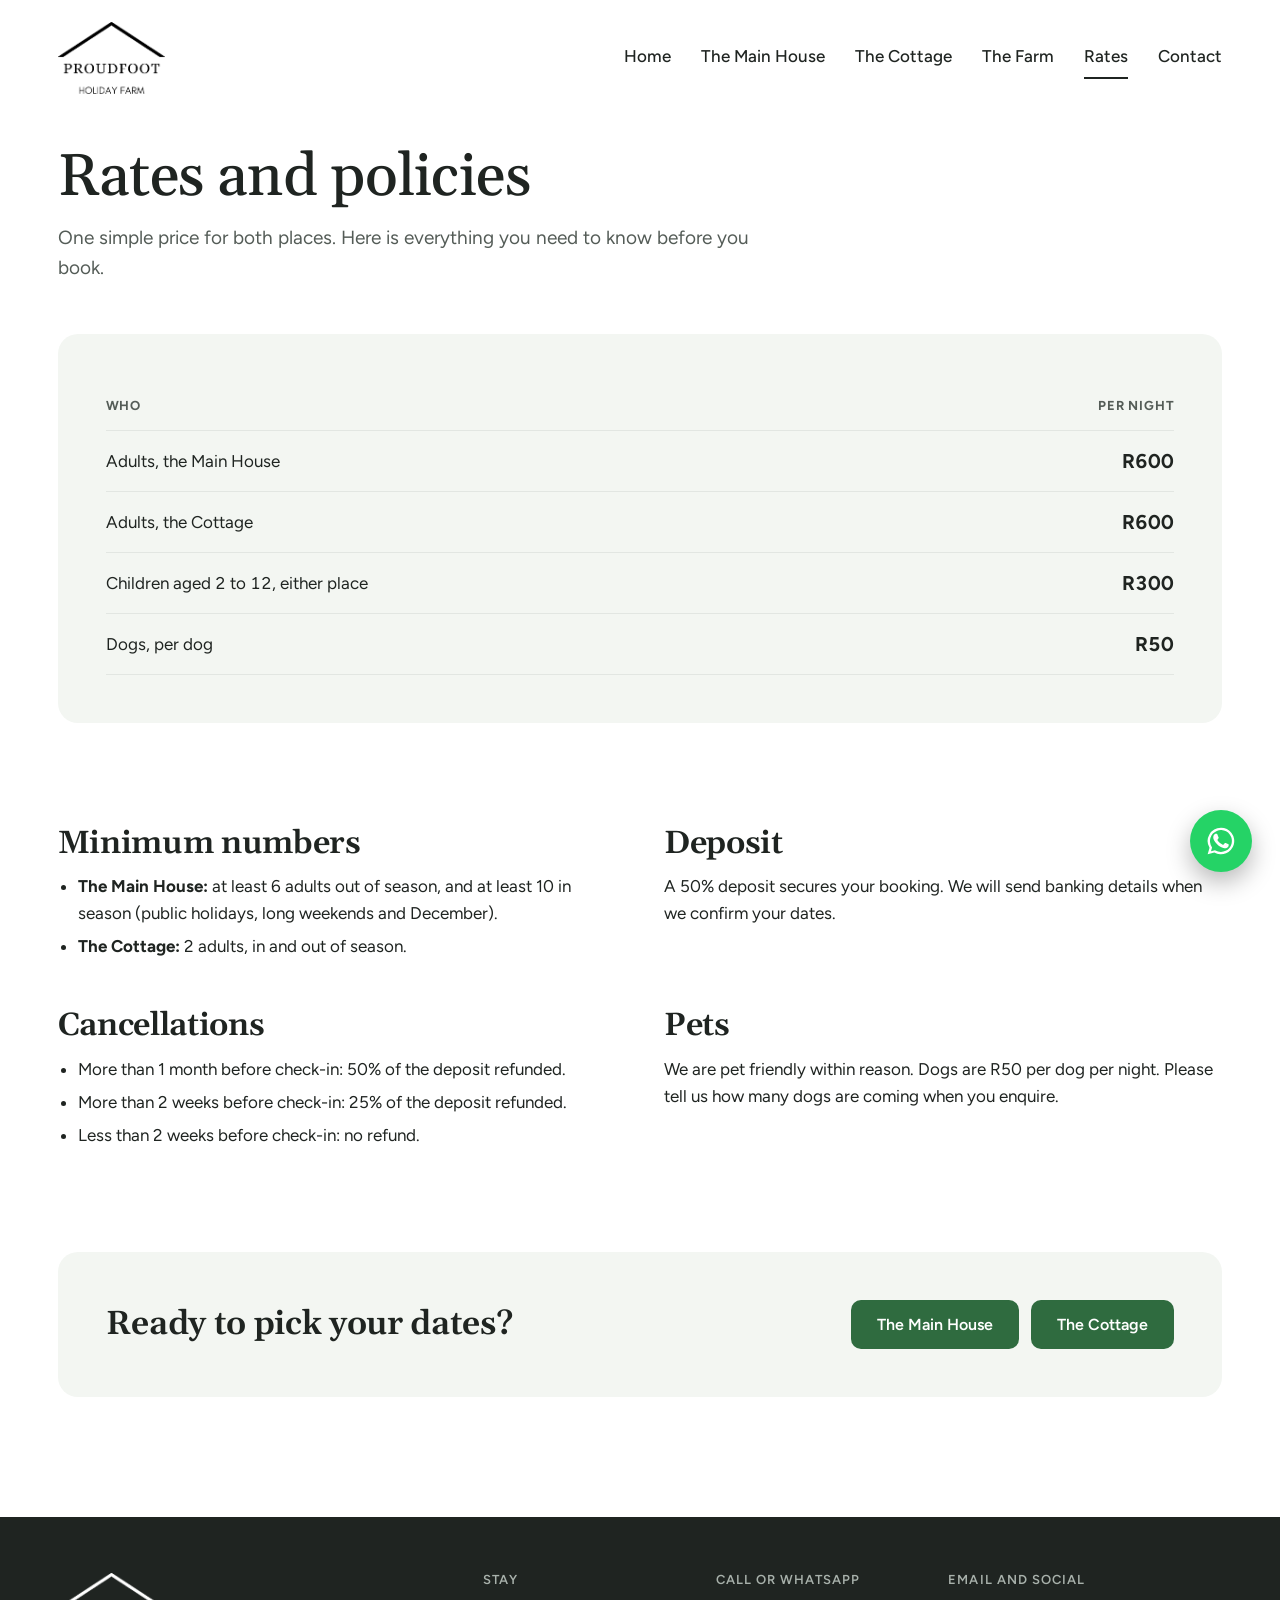
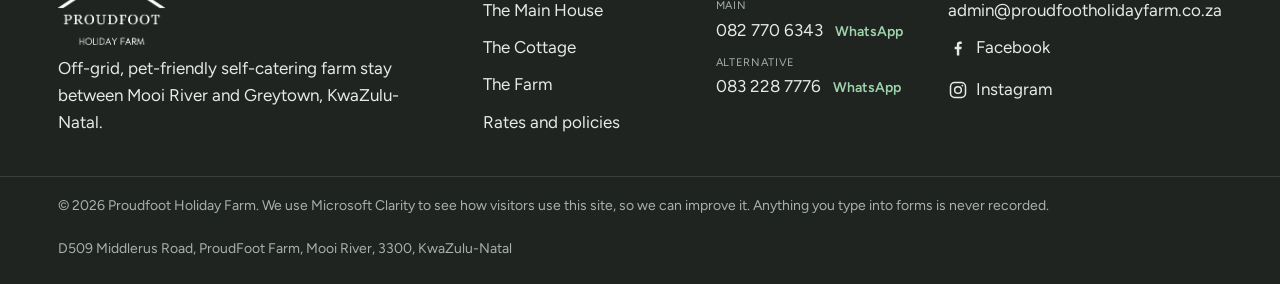
<file: rates.html>
<!doctype html>
<html lang="en-ZA">
<head>
<meta charset="utf-8">
<meta name="viewport" content="width=device-width, initial-scale=1">
<title>Rates and policies | Proudfoot Holiday Farm</title>
<meta name="description" content="R600 per adult and R300 per child (aged 2 to 12) per night at Proudfoot Holiday Farm. Minimum numbers, deposit, cancellation and pet policy.">
<link rel="canonical" href="https://www.proudfootholidayfarm.co.za/rates.html">
<meta property="og:type" content="website">
<meta property="og:title" content="Rates and policies | Proudfoot Holiday Farm">
<meta property="og:description" content="R600 per adult and R300 per child (aged 2 to 12) per night at Proudfoot Holiday Farm. Minimum numbers, deposit, cancellation and pet policy.">
<meta property="og:image" content="https://www.proudfootholidayfarm.co.za/assets/img/main-house/afternoon.jpg">
<meta name="theme-color" content="#1f2421">
<link rel="icon" href="assets/img/brand/favicon.png" type="image/png">
<link rel="preconnect" href="https://fonts.googleapis.com">
<link rel="preconnect" href="https://fonts.gstatic.com" crossorigin>
<link href="https://fonts.googleapis.com/css2?family=Figtree:wght@400;500;600;700&family=Gelasio:wght@500;600&display=swap" rel="stylesheet">
<link rel="stylesheet" href="assets/css/site.css">
<script>(function(c,l,a,r,i,t,y){c[a]=c[a]||function(){(c[a].q=c[a].q||[]).push(arguments)};t=l.createElement(r);t.async=1;t.src="https://www.clarity.ms/tag/"+i;y=l.getElementsByTagName(r)[0];y.parentNode.insertBefore(t,y);})(window,document,"clarity","script","z5e03m4puh");</script>
</head>
<body>
<a class="skip" href="#main">Skip to content</a>
<header class="site-header wrap">
  <a class="logo" href="index.html"><img src="assets/img/brand/logo.png" alt="Proudfoot Holiday Farm, home" width="108" height="72"></a>
  <button class="menu-btn" type="button" aria-expanded="false" aria-controls="site-nav" aria-label="Menu"><svg width="28" height="28" viewBox="0 0 24 24" fill="none" stroke="currentColor" stroke-width="2" stroke-linecap="round" aria-hidden="true"><path d="M4 7h16M4 12h16M4 17h16"/></svg></button>
  <nav class="site-nav" id="site-nav" aria-label="Main"><a href="index.html">Home</a><a href="main-house.html">The Main House</a><a href="cottage.html">The Cottage</a><a href="farm.html">The Farm</a><a href="rates.html" aria-current="page">Rates</a><a href="contact.html">Contact</a></nav>
</header>
<main id="main">
<section class="plain-head wrap"><h1>Rates and policies</h1><p>One simple price for both places. Here is everything you need to know before you book.</p></section>
<section class="section wrap" style="padding-top:40px">
  <div class="panel"><table class="price-table"><thead><tr><th>Who</th><th>Per night</th></tr></thead><tbody>
    <tr><td>Adults, the Main House</td><td><b>R600</b></td></tr>
    <tr><td>Adults, the Cottage</td><td><b>R600</b></td></tr>
    <tr><td>Children aged 2 to 12, either place</td><td><b>R300</b></td></tr>
    <tr><td>Dogs, per dog</td><td><b>R50</b></td></tr>
  </tbody></table></div>
</section>
<section class="section wrap terms">
  <div><h2>Minimum numbers</h2><ul>
    <li><b>The Main House:</b> at least 6 adults out of season, and at least 10 in season (public holidays, long weekends and December).</li>
    <li><b>The Cottage:</b> 2 adults, in and out of season.</li></ul></div>
  <div><h2>Deposit</h2><p>A 50% deposit secures your booking. We will send banking details when we confirm your dates.</p></div>
  <div><h2>Cancellations</h2><ul>
    <li>More than 1 month before check-in: 50% of the deposit refunded.</li>
    <li>More than 2 weeks before check-in: 25% of the deposit refunded.</li>
    <li>Less than 2 weeks before check-in: no refund.</li></ul></div>
  <div id="pets"><h2>Pets</h2><p>We are pet friendly within reason. Dogs are R50 per dog per night. Please tell us how many dogs are coming when you enquire.</p></div>
</section>
<section class="section wrap"><div class="panel" style="display:flex;flex-wrap:wrap;gap:20px;align-items:center;justify-content:space-between">
  <h2 style="font-size:clamp(26px,2.6vw,34px)">Ready to pick your dates?</h2>
  <div style="display:flex;gap:12px;flex-wrap:wrap"><a class="btn" href="main-house.html#availability">The Main House</a><a class="btn" href="cottage.html#availability">The Cottage</a></div></div></section>
</main>
<footer class="site-footer">
  <div class="footer-inner wrap">
    <div><a class="logo" href="index.html"><img src="assets/img/brand/logo-white.png" alt="Proudfoot Holiday Farm" width="108" height="72" loading="lazy"></a>
      <p>Off-grid, pet-friendly self-catering farm stay between Mooi River and Greytown, KwaZulu-Natal.</p></div>
    <div><h3>Stay</h3><ul><li><a href="main-house.html">The Main House</a></li><li><a href="cottage.html">The Cottage</a></li><li><a href="farm.html">The Farm</a></li><li><a href="rates.html">Rates and policies</a></li></ul></div>
    <div><h3>Call or WhatsApp</h3><ul><li><span class="tag">Main</span><a href="tel:+27827706343">082 770 6343</a> <a class="wa-link" data-wa data-wa-number="27827706343" href="https://wa.me/27827706343" target="_blank" rel="noopener">WhatsApp</a></li><li><span class="tag">Alternative</span><a href="tel:+27832287776">083 228 7776</a> <a class="wa-link" data-wa data-wa-number="27832287776" href="https://wa.me/27832287776" target="_blank" rel="noopener">WhatsApp</a></li></ul></div>
    <div><h3>Email and social</h3><ul><li><a href="mailto:admin@proudfootholidayfarm.co.za">admin@proudfootholidayfarm.co.za</a></li><li><a class="social" href="https://www.facebook.com/proudfootholidayfarm" target="_blank" rel="noopener"><svg width="20" height="20" viewBox="0 0 24 24" fill="currentColor" aria-hidden="true"><path d="M13.5 21v-7.5h2.5l.4-3h-2.9V8.6c0-.9.3-1.5 1.5-1.5h1.5V4.4c-.3 0-1.2-.1-2.2-.1-2.2 0-3.7 1.3-3.7 3.8v2.4H8v3h2.6V21h2.9z"/></svg>Facebook</a></li><li><a class="social" href="https://www.instagram.com/proudfootholidayfarm/" target="_blank" rel="noopener"><svg width="20" height="20" viewBox="0 0 24 24" fill="none" stroke="currentColor" stroke-width="1.8" aria-hidden="true"><rect x="3" y="3" width="18" height="18" rx="5"/><circle cx="12" cy="12" r="4"/><circle cx="17.3" cy="6.7" r="1.1" fill="currentColor" stroke="none"/></svg>Instagram</a></li></ul></div>
  </div>
  <div class="footer-base wrap"><span>&copy; <span data-year>2026</span> Proudfoot Holiday Farm. We use Microsoft Clarity to see how visitors use this site, so we can improve it. Anything you type into forms is never recorded.</span><span>D509 Middlerus Road, ProudFoot Farm, Mooi River, 3300, KwaZulu-Natal</span></div>
</footer>
<a class="wa" data-wa href="https://wa.me/27827706343" aria-label="Chat to us on WhatsApp" target="_blank" rel="noopener"><svg width="32" height="32" viewBox="0 0 24 24" fill="currentColor" aria-hidden="true"><path d="M17.5 14.4c-.3-.1-1.7-.8-2-.9-.3-.1-.5-.1-.7.1-.2.3-.8.9-.9 1.1-.2.2-.3.2-.6.1-.3-.1-1.2-.5-2.3-1.4-.9-.8-1.4-1.7-1.6-2-.2-.3 0-.5.1-.6l.4-.5c.2-.2.2-.3.3-.5.1-.2 0-.4 0-.5l-.9-2.2c-.2-.6-.5-.5-.7-.5h-.6c-.2 0-.5.1-.8.4-.3.3-1 1-1 2.4s1 2.8 1.2 3c.1.2 2 3.1 4.9 4.3.7.3 1.2.5 1.6.6.7.2 1.3.2 1.8.1.6-.1 1.7-.7 1.9-1.4.2-.7.2-1.2.2-1.4-.1-.1-.3-.2-.6-.3zM12 2a10 10 0 0 0-8.6 15.1L2 22l5-1.3A10 10 0 1 0 12 2zm0 18.2a8.2 8.2 0 0 1-4.2-1.1l-.3-.2-3 .8.8-2.9-.2-.3A8.2 8.2 0 1 1 12 20.2z"/></svg></a>
<script src="assets/js/config.js"></script>
<script src="assets/js/site.js"></script>
</body>
</html>
</file>
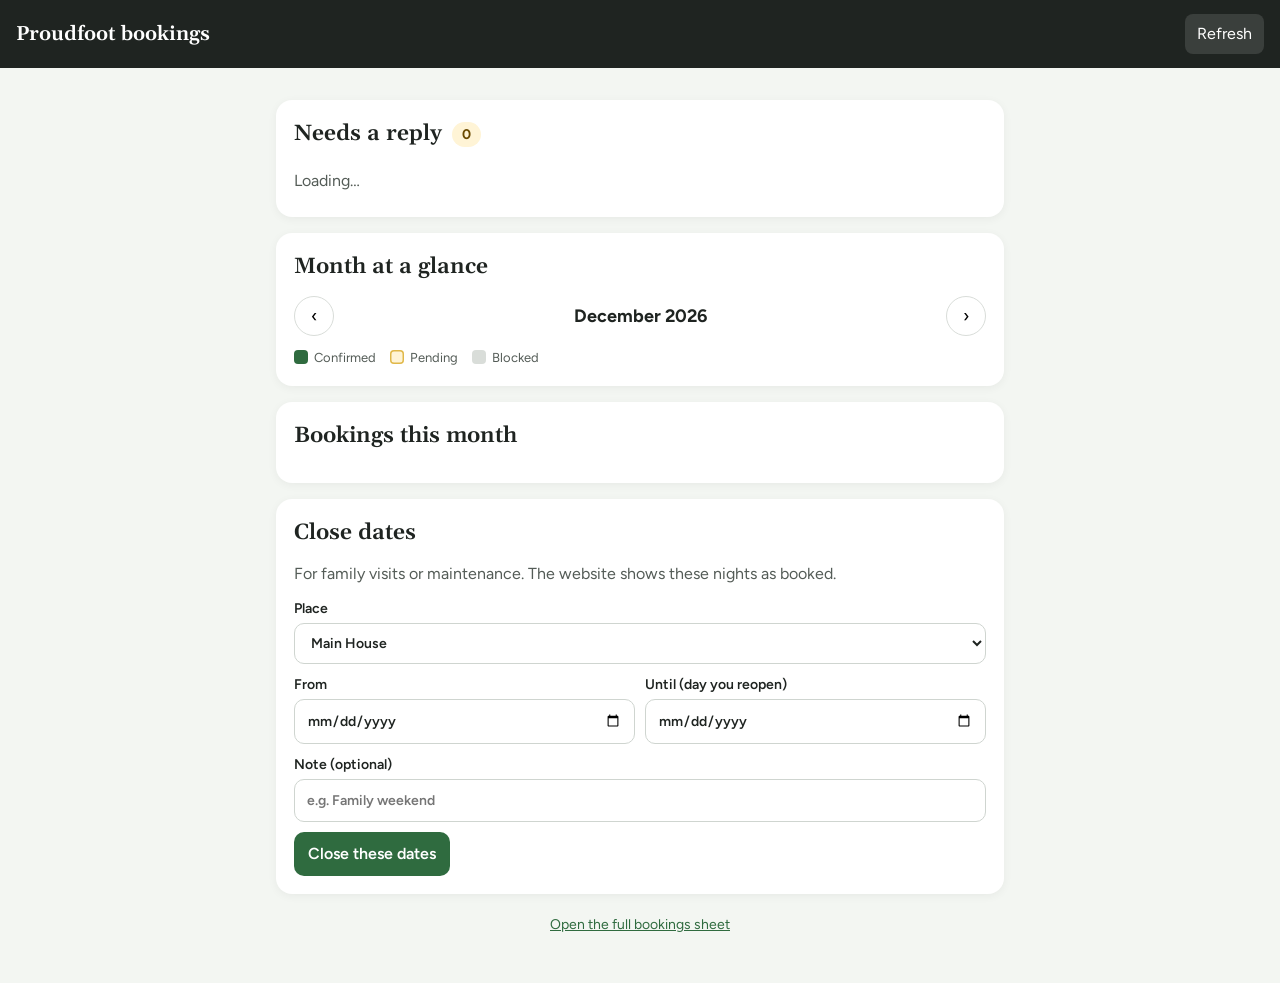
<file: booking-tracker/Dashboard.html>
<!DOCTYPE html>
<html lang="en-ZA">
<head>
<base target="_top">
<meta charset="utf-8">
<meta name="viewport" content="width=device-width, initial-scale=1">
<title>Proudfoot bookings</title>
<link href="https://fonts.googleapis.com/css2?family=Figtree:wght@400;500;600;700&family=Gelasio:wght@600&display=swap" rel="stylesheet">
<style>
:root{--ink:#1f2421;--muted:#545c57;--line:#e2e6e2;--wash:#f3f6f2;--green:#2f6b3f;--green-d:#24532f;--green-l:#e3eee5;--amber:#fff4d6;--amber-ink:#6b4a00;--red:#a3321f;--red-l:#f8e9e5;--grey:#d9ddd9}
*{box-sizing:border-box;margin:0}
[hidden]{display:none!important}
body{font-family:Figtree,system-ui,sans-serif;font-size:16px;line-height:1.5;color:var(--ink);background:var(--wash);-webkit-font-smoothing:antialiased}
button,input,select{font:inherit}
:focus-visible{outline:3px solid var(--green);outline-offset:2px}
header{position:sticky;top:0;z-index:5;background:var(--ink);color:#fff;padding:14px 16px;display:flex;align-items:center;gap:12px}
header h1{font-family:Gelasio,Georgia,serif;font-weight:600;font-size:20px;flex:1}
.refresh{background:rgba(255,255,255,.12);color:#fff;border:0;border-radius:8px;padding:8px 12px;cursor:pointer}
main{max-width:760px;margin:0 auto;padding:16px 16px 48px}
section{background:#fff;border-radius:16px;padding:18px;margin-top:16px;box-shadow:0 2px 10px rgba(15,20,17,.05)}
h2{font-family:Gelasio,Georgia,serif;font-weight:600;font-size:22px;margin-bottom:12px;display:flex;align-items:center;gap:10px}
.count{font-family:Figtree,sans-serif;font-size:14px;font-weight:700;background:var(--amber);color:var(--amber-ink);border-radius:999px;padding:2px 10px}
.muted{color:var(--muted)}
.empty{color:var(--muted);padding:6px 0}
.card{border:1px solid var(--line);border-radius:12px;padding:14px;margin-top:12px}
.card-top{display:flex;justify-content:space-between;gap:10px;align-items:baseline}
.card h3{font-size:17px;min-width:0;overflow-wrap:anywhere}
.place{font-size:13px;font-weight:700;color:var(--green-d);background:var(--green-l);border-radius:999px;padding:2px 10px;white-space:nowrap}
.dates{font-weight:600;margin-top:6px}
.meta{font-size:14px;color:var(--muted);margin-top:2px}
.msg{font-size:14px;margin-top:8px;background:var(--wash);border-radius:8px;padding:8px 10px;white-space:pre-wrap}
.flag{font-size:13px;font-weight:600;border-radius:8px;padding:6px 10px;margin-top:8px}
.flag.clash{background:var(--red-l);color:var(--red)}
.flag.over{background:var(--amber);color:var(--amber-ink)}
.actions{display:flex;flex-wrap:wrap;gap:8px;margin-top:12px}
.btn{border:0;border-radius:10px;padding:10px 14px;font-weight:600;cursor:pointer;text-decoration:none;display:inline-flex;align-items:center;justify-content:center}
.btn.go{background:var(--green);color:#fff}
.btn.no{background:#fff;color:var(--red);box-shadow:inset 0 0 0 1.5px #e3b9b0}
.btn.ghost{background:#fff;color:var(--green);box-shadow:inset 0 0 0 1.5px var(--green)}
.btn:disabled{opacity:.5;cursor:progress}
.month-nav{display:flex;align-items:center;gap:10px;margin-bottom:12px}
.month-nav strong{flex:1;text-align:center;font-size:18px}
.round{width:40px;height:40px;border-radius:50%;border:1.5px solid var(--grey);background:#fff;cursor:pointer;font-size:18px}
.cal-title{font-weight:700;margin:14px 0 6px}
.grid{display:grid;grid-template-columns:repeat(7,1fr);gap:3px;text-align:center}
.dow{font-size:12px;font-weight:700;color:var(--muted);padding:4px 0}
.day{border-radius:8px;padding:6px 0;font-size:14px;font-variant-numeric:tabular-nums;background:var(--wash)}
.day.confirmed{background:var(--green);color:#fff}
.day.blocked{background:var(--grey);color:var(--ink)}
.day.pending{background:var(--amber);color:var(--amber-ink);box-shadow:inset 0 0 0 1.5px #e0b84a}
.day.today{outline:2px solid var(--ink);outline-offset:-2px}
.key{display:flex;flex-wrap:wrap;gap:14px;font-size:13px;color:var(--muted);margin-top:12px}
.key i{display:inline-block;width:14px;height:14px;border-radius:4px;vertical-align:-2px;margin-right:6px}
.list-item{display:flex;gap:12px;padding:10px 0;border-top:1px solid var(--line)}
.list-item:first-of-type{border-top:0}
.status{font-size:12px;font-weight:700;border-radius:999px;padding:2px 9px;white-space:nowrap;align-self:flex-start}
.status.Confirmed{background:var(--green-l);color:var(--green-d)}
.status.Blocked{background:var(--grey)}
.status.Pending{background:var(--amber);color:var(--amber-ink)}
form.block{display:grid;grid-template-columns:1fr 1fr;gap:10px}
form.block label{display:flex;flex-direction:column;gap:4px;font-size:14px;font-weight:600}
form.block .full{grid-column:1/-1}
form.block input,form.block select{border:1.5px solid #cfd5d0;border-radius:10px;padding:10px 12px;background:#fff;color:var(--ink)}
.toast{position:fixed;left:16px;right:16px;bottom:16px;max-width:520px;margin:0 auto;background:var(--ink);color:#fff;border-radius:12px;padding:12px 16px;opacity:0;transform:translateY(10px);transition:opacity .25s,transform .25s;pointer-events:none}
.toast.show{opacity:1;transform:none}
.toast.err{background:var(--red)}
.foot{text-align:center;margin-top:20px;font-size:14px}
dialog{border:0;border-radius:18px;padding:0;width:min(460px,calc(100vw - 24px));max-width:none;color:var(--ink);box-shadow:0 24px 60px rgba(15,20,17,.35)}
dialog::backdrop{background:rgba(15,20,17,.55)}
.dlg{padding:20px}
.dlg h3{font-family:Gelasio,Georgia,serif;font-size:21px;margin-bottom:8px}
.dlg p{color:var(--muted)}
.dlg .tick{display:flex;gap:10px;align-items:flex-start;margin-top:14px;font-weight:600}
.dlg .tick input{width:20px;height:20px;margin-top:2px;accent-color:var(--green)}
.dlg .tick small{display:block;font-weight:400;color:var(--muted)}
.dlg .row{display:flex;gap:10px;justify-content:flex-end;margin-top:18px;flex-wrap:wrap}
.dlg .warn{background:var(--red-l);color:var(--red);border-radius:10px;padding:10px 12px;margin-top:12px;font-weight:600}
form.edit{display:grid;grid-template-columns:1fr 1fr;gap:10px;margin-top:6px}
form.edit label{display:flex;flex-direction:column;gap:4px;font-size:14px;font-weight:600}
form.edit .full{grid-column:1/-1}
form.edit input,form.edit select{border:1.5px solid #cfd5d0;border-radius:10px;padding:10px 12px;background:#fff;color:var(--ink)}
.foot a{color:var(--green)}
</style>
</head>
<body>
<header><h1>Proudfoot bookings</h1><button class="refresh" type="button" id="refresh">Refresh</button></header>
<main>
  <section aria-labelledby="pend-h"><h2 id="pend-h">Needs a reply <span class="count" id="pend-count">0</span></h2><div id="pending"><p class="empty">Loading…</p></div></section>

  <section aria-labelledby="month-h">
    <h2 id="month-h">Month at a glance</h2>
    <div class="month-nav"><button class="round" type="button" id="prev" aria-label="Previous month">‹</button><strong id="month-name"></strong><button class="round" type="button" id="next" aria-label="Next month">›</button></div>
    <div id="cals"></div>
    <div class="key"><span><i style="background:var(--green)"></i>Confirmed</span><span><i style="background:var(--amber);box-shadow:inset 0 0 0 1.5px #e0b84a"></i>Pending</span><span><i style="background:var(--grey)"></i>Blocked</span></div>
  </section>

  <section aria-labelledby="list-h"><h2 id="list-h">Bookings this month</h2><div id="list"></div></section>

  <section aria-labelledby="block-h">
    <h2 id="block-h">Close dates</h2>
    <p class="muted" style="margin-bottom:12px">For family visits or maintenance. The website shows these nights as booked.</p>
    <form class="block" id="block-form">
      <label class="full">Place<select name="place"><option value="main-house">Main House</option><option value="cottage">Cottage</option></select></label>
      <label>From<input type="date" name="from" required></label>
      <label>Until (day you reopen)<input type="date" name="to" required></label>
      <label class="full">Note (optional)<input type="text" name="note" maxlength="120" placeholder="e.g. Family weekend"></label>
      <div class="full"><button class="btn go" type="submit">Close these dates</button></div>
    </form>
  </section>

  <p class="foot"><a id="sheet-link" href="#" target="_blank" rel="noopener">Open the full bookings sheet</a></p>
</main>
<dialog id="act" aria-labelledby="act-h"><div class="dlg">
  <h3 id="act-h"></h3><p id="act-p"></p>
  <label class="tick"><input type="checkbox" id="act-mail" checked><span id="act-mail-l"></span></label>
  <p class="warn" id="act-warn" hidden></p>
  <div class="row"><button class="btn ghost" type="button" id="act-cancel">Back</button><button class="btn go" type="button" id="act-ok"></button></div>
</div></dialog>
<dialog id="edit" aria-labelledby="edit-h"><div class="dlg">
  <h3 id="edit-h">Change booking</h3><p id="edit-who"></p>
  <form class="edit" id="edit-form">
    <label class="full">Place<select name="place"><option value="main-house">Main House</option><option value="cottage">Cottage</option></select></label>
    <label>Arrive<input type="date" name="arrive" required></label>
    <label>Leave<input type="date" name="leave" required></label>
    <label>Adults<input type="number" name="adults" min="1" max="17" required></label>
    <label>Children (aged 2 to 12)<input type="number" name="children" min="0" max="16"></label>
    <label>Dogs<input type="number" name="dogs" min="0" max="10"></label>
  </form>
  <label class="tick" id="edit-mail-row"><input type="checkbox" id="edit-mail" checked><span>Email the guest the new details<small>They get the updated dates, guests and estimated total.</small></span></label>
  <p class="warn" id="edit-warn" hidden></p>
  <div class="row"><button class="btn ghost" type="button" id="edit-cancel">Back</button><button class="btn go" type="button" id="edit-ok">Save changes</button></div>
</div></dialog>
<div class="toast" id="toast" role="status" aria-live="polite"></div>

<script>
(function () {
  'use strict';
  var MONTHS = ['January', 'February', 'March', 'April', 'May', 'June', 'July', 'August', 'September', 'October', 'November', 'December'];
  var PLACE = { 'main-house': 'Main House', 'cottage': 'Cottage' };
  var now = new Date(), view = { y: now.getFullYear(), m: now.getMonth() };

  // Build elements with textContent only, so guest-typed text can never become HTML.
  function el(tag, cls, text) { var e = document.createElement(tag); if (cls) e.className = cls; if (text != null) e.textContent = text; return e; }
  function $(id) { return document.getElementById(id); }
  function parse(s) { var p = String(s).split('-'); return new Date(+p[0], +p[1] - 1, +p[2]); }
  function iso(d) { return d.getFullYear() + '-' + String(d.getMonth() + 1).padStart(2, '0') + '-' + String(d.getDate()).padStart(2, '0'); }
  function pretty(s) { var d = parse(s); return ['Sun', 'Mon', 'Tue', 'Wed', 'Thu', 'Fri', 'Sat'][d.getDay()] + ' ' + d.getDate() + ' ' + MONTHS[d.getMonth()].slice(0, 3); }
  function plural(n, a, b) { return n + ' ' + (n === 1 ? a : b); }
  function toast(msg, err) { var t = $('toast'); t.textContent = msg; t.className = 'toast show' + (err ? ' err' : ''); clearTimeout(toast.t); toast.t = setTimeout(function () { t.className = 'toast'; }, 3200); }
  function phoneDigits(p) { var d = String(p).replace(/[^\d+]/g, ''); if (d.charAt(0) === '0') d = '27' + d.slice(1); return d.replace('+', ''); }

  function errText(e) { return e && e.message ? e.message : 'Something went wrong. Try again.'; }
  function call(fn, args, ok, fail) {
    var r = google.script.run.withSuccessHandler(ok).withFailureHandler(fail || function (e) { toast(errText(e), true); });
    r[fn].apply(r, args);
  }

  /* Approve / reject / cancel / reopen, with an "email the guest" choice */
  var ACTIONS = {
    Confirmed: { title: 'Approve this booking?', ok: 'Approve', mail: 'Email the guest a confirmation', hint: 'With the dates, total and 50% deposit. You send payment details separately.', done: 'Approved. The website now shows these dates as booked.' },
    Declined: { title: 'Reject this enquiry?', ok: 'Reject', mail: 'Email the guest a polite "not available"', hint: 'It invites them to pick other dates.', done: 'Rejected.' },
    Cancelled: { title: 'Cancel this booking?', ok: 'Cancel booking', mail: 'Email the guest that it is cancelled', hint: '', done: 'Cancelled. The dates are free again on the website.' },
    Reopen: { title: 'Reopen these dates?', ok: 'Reopen', mail: '', hint: '', done: 'Reopened. The dates are free again on the website.' }
  };
  function action(kind, b) {
    var a = ACTIONS[kind], d = $('act'), warn = $('act-warn'), okBtn = $('act-ok'), force = false;
    $('act-h').textContent = a.title;
    $('act-p').textContent = (b.status === 'Blocked' ? 'Closed: ' + (b.name || '') : (b.name || 'Guest')) + ' · ' + PLACE[b.place] + ' · ' + pretty(b.arrive) + ' to ' + pretty(b.leave);
    var canMail = !!a.mail && !!b.email;
    $('act-mail').parentNode.hidden = !canMail; $('act-mail').checked = canMail;
    $('act-mail-l').textContent = a.mail;
    if (a.hint) $('act-mail-l').appendChild(el('small', '', a.hint));
    warn.hidden = true; okBtn.textContent = a.ok; okBtn.className = 'btn ' + (kind === 'Confirmed' || kind === 'Reopen' ? 'go' : 'no'); okBtn.disabled = false;
    okBtn.onclick = function () {
      okBtn.disabled = true;
      var status = kind === 'Reopen' ? 'Cancelled' : kind;
      call('setStatus', [b.id, status, canMail && $('act-mail').checked, force], function (res) {
        d.close(); toast(a.done + (res && res.emailed ? ' Guest emailed.' : '')); load();
      }, function (e) {
        okBtn.disabled = false;
        var m = errText(e);
        if (m.indexOf('CLASH:') > -1) { force = true; warn.textContent = m.split('CLASH:')[1].trim() + ' Press ' + a.ok + ' again to go ahead anyway.'; warn.hidden = false; }
        else toast(m, true);
      });
    };
    $('act-cancel').onclick = function () { d.close(); };
    d.showModal();
  }

  /* Change dates, place or guests */
  function editBooking(b) {
    var d = $('edit'), f = $('edit-form'), warn = $('edit-warn'), okBtn = $('edit-ok'), force = false;
    $('edit-who').textContent = (b.name || 'Booking') + ' · ' + b.status;
    f.place.value = b.place; f.arrive.value = b.arrive; f.leave.value = b.leave;
    f.adults.value = b.adults || 1; f.children.value = b.children || 0; f.dogs.value = b.dogs || 0;
    var guestRows = b.status !== 'Blocked';
    [f.adults, f.children, f.dogs].forEach(function (i) { i.parentNode.hidden = !guestRows; });
    $('edit-mail-row').hidden = !(guestRows && b.email); $('edit-mail').checked = guestRows && !!b.email;
    warn.hidden = true; okBtn.disabled = false;
    okBtn.onclick = function () {
      if (!f.reportValidity()) return;
      okBtn.disabled = true;
      var changes = { place: f.place.value, arrive: f.arrive.value, leave: f.leave.value, adults: guestRows ? f.adults.value : 1, children: guestRows ? f.children.value : 0, dogs: guestRows ? f.dogs.value : 0 };
      call('updateBooking', [b.id, changes, !$('edit-mail-row').hidden && $('edit-mail').checked, force], function (res) {
        d.close(); toast('Saved.' + (res && res.emailed ? ' Guest emailed.' : '')); load();
      }, function (e) {
        okBtn.disabled = false;
        var m = errText(e);
        if (m.indexOf('CLASH:') > -1) { force = true; warn.textContent = m.split('CLASH:')[1].trim() + ' Press Save again to keep it anyway.'; warn.hidden = false; }
        else { warn.textContent = m; warn.hidden = false; }
      });
    };
    $('edit-cancel').onclick = function () { d.close(); };
    d.showModal();
  }
  function load() {
    $('month-name').textContent = MONTHS[view.m] + ' ' + view.y;
    call('getDashboard', [view.y, view.m], render);
  }

  function guestsLine(b) {
    return plural(b.adults, 'adult', 'adults') + (b.children ? ', ' + plural(b.children, 'child', 'children') : '') + (b.dogs ? ', ' + plural(b.dogs, 'dog', 'dogs') : '');
  }

  function render(d) {
    $('sheet-link').href = d.sheetUrl;
    // Pending enquiries
    var box = $('pending'); box.textContent = '';
    $('pend-count').textContent = d.pending.length;
    if (!d.pending.length) box.appendChild(el('p', 'empty', 'Nothing waiting. All enquiries have been answered.'));
    d.pending.forEach(function (b) {
      var c = el('article', 'card');
      var top = el('div', 'card-top'); top.appendChild(el('h3', '', b.name || 'No name')); top.appendChild(el('span', 'place', PLACE[b.place]));
      c.appendChild(top);
      c.appendChild(el('p', 'dates', pretty(b.arrive) + ' to ' + pretty(b.leave) + ' · ' + plural(b.nights, 'night', 'nights')));
      c.appendChild(el('p', 'meta', guestsLine(b) + (b.estimate ? ' · Estimate ' + b.estimate : '')));
      if (b.message) c.appendChild(el('p', 'msg', b.message));
      if (b.clash) c.appendChild(el('p', 'flag clash', 'These dates overlap a confirmed or blocked booking.'));
      if (b.over) c.appendChild(el('p', 'flag over', 'More guests than the ' + PLACE[b.place] + ' usually sleeps. Check before confirming.'));
      var act = el('div', 'actions');
      var yes = el('button', 'btn go', 'Approve'); yes.type = 'button'; yes.addEventListener('click', function () { action('Confirmed', b); });
      var no = el('button', 'btn no', 'Reject'); no.type = 'button'; no.addEventListener('click', function () { action('Declined', b); });
      var ch = el('button', 'btn ghost', 'Change'); ch.type = 'button'; ch.addEventListener('click', function () { editBooking(b); });
      act.appendChild(yes); act.appendChild(no); act.appendChild(ch);
      if (b.phone) {
        var tel = el('a', 'btn ghost', 'Call'); tel.href = 'tel:' + String(b.phone).replace(/[^\d+]/g, ''); act.appendChild(tel);
        var wa = el('a', 'btn ghost', 'WhatsApp'); wa.href = 'https://wa.me/' + phoneDigits(b.phone); wa.target = '_blank'; wa.rel = 'noopener'; act.appendChild(wa);
      }
      if (b.email) { var em = el('a', 'btn ghost', 'Email'); em.href = 'mailto:' + encodeURIComponent(b.email) + '?subject=' + encodeURIComponent('Your Proudfoot Holiday Farm enquiry'); act.appendChild(em); }
      c.appendChild(act);
      box.appendChild(c);
    });

    // Month calendars
    var cals = $('cals'); cals.textContent = '';
    var days = new Date(d.year, d.month + 1, 0).getDate(), offset = (new Date(d.year, d.month, 1).getDay() + 6) % 7;
    ['main-house', 'cottage'].forEach(function (place) {
      cals.appendChild(el('p', 'cal-title', PLACE[place]));
      var g = el('div', 'grid');
      ['Mo', 'Tu', 'We', 'Th', 'Fr', 'Sa', 'Su'].forEach(function (w) { g.appendChild(el('span', 'dow', w)); });
      for (var i = 0; i < offset; i++) g.appendChild(el('span'));
      for (var day = 1; day <= days; day++) {
        var s = iso(new Date(d.year, d.month, day)), state = '', who = '';
        d.bookings.forEach(function (b) {
          if (b.place !== place || !(s >= b.arrive && s < b.leave)) return;
          var k = b.status === 'Confirmed' ? 'confirmed' : b.status === 'Blocked' ? 'blocked' : 'pending';
          if (!state || k === 'confirmed' || (k === 'blocked' && state === 'pending')) { state = k; who = b.name; }
        });
        var cell = el('span', 'day' + (state ? ' ' + state : '') + (s === d.today ? ' today' : ''), String(day));
        cell.title = state ? (state.charAt(0).toUpperCase() + state.slice(1) + (who ? ': ' + who : '')) : 'Free';
        g.appendChild(cell);
      }
      cals.appendChild(g);
    });

    // Month list
    var list = $('list'); list.textContent = '';
    var rows = d.bookings.slice().sort(function (a, b) { return a.arrive < b.arrive ? -1 : 1; });
    if (!rows.length) list.appendChild(el('p', 'empty', 'No bookings this month yet.'));
    rows.forEach(function (b) {
      var item = el('div', 'list-item');
      var txt = el('div');
      txt.appendChild(el('p', 'dates', pretty(b.arrive) + ' to ' + pretty(b.leave) + ' · ' + PLACE[b.place]));
      txt.appendChild(el('p', 'meta', (b.name || '') + (b.status !== 'Blocked' ? ' · ' + guestsLine(b) : '') + (b.phone ? ' · ' + b.phone : '')));
      item.appendChild(el('span', 'status ' + b.status, b.status));
      item.appendChild(txt);
      var btns = el('div', 'actions'); btns.style.marginLeft = 'auto'; btns.style.marginTop = '0'; btns.style.alignSelf = 'center';
      var change = el('button', 'btn ghost', 'Change'); change.type = 'button'; change.addEventListener('click', function () { editBooking(b); });
      btns.appendChild(change);
      if (b.status === 'Confirmed' || b.status === 'Blocked') {
        var kind = b.status === 'Blocked' ? 'Reopen' : 'Cancelled';
        var end = el('button', 'btn no', b.status === 'Blocked' ? 'Reopen' : 'Cancel'); end.type = 'button';
        end.addEventListener('click', function () { action(kind, b); });
        btns.appendChild(end);
      } else if (b.status === 'Pending') {
        var ap = el('button', 'btn go', 'Approve'); ap.type = 'button'; ap.addEventListener('click', function () { action('Confirmed', b); });
        btns.insertBefore(ap, change);
      }
      item.appendChild(btns);
      list.appendChild(item);
    });
  }

  $('prev').addEventListener('click', function () { view.m--; if (view.m < 0) { view.m = 11; view.y--; } load(); });
  $('next').addEventListener('click', function () { view.m++; if (view.m > 11) { view.m = 0; view.y++; } load(); });
  $('refresh').addEventListener('click', load);
  $('block-form').addEventListener('submit', function (e) {
    e.preventDefault();
    var f = e.target, btn = f.querySelector('button');
    btn.disabled = true;
    call('blockDates', [f.place.value, f.from.value, f.to.value, f.note.value], function () {
      btn.disabled = false; f.reset(); toast('Dates closed. The website now shows them as booked.'); load();
    });
    setTimeout(function () { btn.disabled = false; }, 4000);
  });
  load();
})();
</script>
</body>
</html>
</file>
<file: assets/css/site.css>
/* Proudfoot Holiday Farm: shared styles */
:root{
  --ink:#1f2421;
  --muted:#545c57;
  --line:#e2e6e2;
  --paper:#ffffff;
  --wash:#f3f6f2;
  --green:#2f6b3f;
  --green-d:#24532f;
  --green-l:#e3eee5;
  --booked:#6f7772;
  --error:#a3321f;
  --shade:15,20,17;
  --radius:14px;
  --gutter:clamp(20px,4.5vw,64px);
  --display:'Gelasio',Georgia,serif;
  --body:'Figtree',system-ui,sans-serif;
}
*,*::before,*::after{box-sizing:border-box}
*{margin:0}
html{scroll-behavior:smooth;-webkit-text-size-adjust:100%;color-scheme:light;accent-color:var(--green);caret-color:var(--green);scrollbar-color:#b9c2bc transparent}
body{font-family:var(--body);font-size:17px;line-height:1.6;color:var(--ink);background:var(--paper);-webkit-font-smoothing:antialiased}
img{max-width:100%;display:block}
[hidden]{display:none!important}
a{color:inherit;text-underline-offset:4px}
::selection{background:var(--green);color:#fff}
:focus-visible{outline:3px solid var(--green);outline-offset:3px;border-radius:4px}
h1,h2,h3{font-family:var(--display);font-weight:600;line-height:1.1;letter-spacing:-.01em;text-wrap:balance}
.wrap{padding-left:var(--gutter);padding-right:var(--gutter);max-width:1440px;margin-left:auto;margin-right:auto}
.skip{position:absolute;left:-999px;top:8px;background:#fff;padding:10px 16px;z-index:100}
.skip:focus{left:8px}

/* Buttons */
.btn{display:inline-flex;align-items:center;justify-content:center;gap:8px;background:var(--green);color:#fff;text-decoration:none;border:0;border-radius:10px;padding:15px 26px;font:600 16px/1.2 var(--body);cursor:pointer;white-space:nowrap;transition:background-color .2s}
.btn:hover{background:var(--green-d)}
.btn:disabled{opacity:.6;cursor:progress}
.btn-ghost{background:transparent;color:var(--green);box-shadow:inset 0 0 0 1.5px var(--green)}
.btn-ghost:hover{background:var(--green-l)}
.link{font-weight:600;color:var(--green)}

/* Header */
.site-header{display:flex;align-items:center;gap:24px;padding-top:22px;padding-bottom:22px;position:relative;z-index:10}
.site-header .logo img{height:72px;width:auto}
.site-nav{margin-left:auto;display:flex;gap:30px;font-weight:500}
.site-nav a{text-decoration:none;padding:6px 0;border-bottom:2px solid transparent}
.site-nav a:hover,.site-nav a[aria-current=page]{border-bottom-color:currentColor}
.menu-btn{display:none;margin-left:auto;background:none;border:0;padding:8px;color:inherit;cursor:pointer}
.on-photo{position:absolute;top:0;left:0;right:0;color:#fff}

/* Hero (home) */
.hero{position:relative;min-height:max(100svh,700px);display:flex;flex-direction:column;color:#fff;overflow:hidden;isolation:isolate}
.hero-photo{position:absolute;inset:0;width:100%;height:100%;object-fit:cover;object-position:center 100%;z-index:-2;animation:settle 2.4s cubic-bezier(.16,1,.3,1) both}
@keyframes settle{from{transform:scale(1.06)}to{transform:scale(1)}}
.hero::after{content:"";position:absolute;inset:0;z-index:-1;background:linear-gradient(180deg,rgba(var(--shade),.5) 0%,rgba(var(--shade),0) 24%,rgba(var(--shade),0) 55%,rgba(var(--shade),.45) 100%),linear-gradient(90deg,rgba(var(--shade),.55) 0%,rgba(var(--shade),.25) 45%,rgba(var(--shade),0) 62%)}
.hero>.wrap,.page-hero>.wrap{width:100%}
.hero-copy{margin-top:auto;padding-bottom:36px}
.hero-copy h1{max-width:12em}
.hero h1{font-weight:500;font-size:clamp(40px,5.2vw,72px);line-height:1.05;letter-spacing:-.015em}
.hero-copy p{margin-top:14px;font-size:clamp(17px,1.5vw,20px);line-height:1.5;max-width:50ch}
.hero .book{margin-bottom:52px;max-width:min(940px,100% - 70px)}

/* Booking bar */
.book{display:grid;grid-template-columns:1.25fr 1.1fr 1.1fr .6fr auto;background:#fff;color:var(--ink);border-radius:16px;padding:8px;box-shadow:0 18px 44px rgba(var(--shade),.22)}
.book .field{padding:10px 18px;border-right:1px solid var(--line);display:flex;flex-direction:column;gap:2px;min-width:0}
.book .field:nth-of-type(4){border-right:0}
.field-label{font-size:12px;font-weight:700;letter-spacing:.06em;text-transform:uppercase;color:var(--muted)}
.book select,.book input{border:0;background:transparent;font:500 17px var(--body);color:var(--ink);padding:2px 0;width:100%;min-width:0}
.book .btn{border-radius:10px}
input[type=date].empty{color:var(--muted)}
input[type=date]::-webkit-calendar-picker-indicator{opacity:.55;cursor:pointer}
input[type=date]:hover::-webkit-calendar-picker-indicator{opacity:.9}

/* Page header (inner pages) */
.page-hero{position:relative;color:#fff;min-height:min(70svh,620px);display:flex;flex-direction:column;isolation:isolate;overflow:hidden}
.page-hero .hero-photo{animation:none}
.page-hero::after{content:"";position:absolute;inset:0;z-index:-1;background:linear-gradient(180deg,rgba(var(--shade),.7) 0%,rgba(var(--shade),0) 34%,rgba(var(--shade),0) 45%,rgba(var(--shade),.75) 100%)}
.page-hero .hero-copy{padding-bottom:48px}
.page-hero h1{font-weight:500;font-size:clamp(40px,5vw,68px)}
.plain-head{padding-top:30px;padding-bottom:10px}
.plain-head h1{font-size:clamp(38px,4.6vw,60px);font-weight:500}
.plain-head p{margin-top:12px;color:var(--muted);font-size:19px;max-width:60ch}

/* Sections */
.section{padding-top:clamp(64px,8vw,110px)}
.section-head{display:flex;flex-wrap:wrap;align-items:end;justify-content:space-between;gap:16px 20px;margin-bottom:28px}
.section-head h2{font-size:clamp(30px,3.2vw,42px)}
.lead{font-size:clamp(18px,1.6vw,21px);line-height:1.6;max-width:62ch}
.muted{color:var(--muted)}

.places{display:grid;grid-template-columns:1fr 1fr;gap:36px}
.place-img{width:100%;aspect-ratio:4/3;object-fit:cover;border-radius:var(--radius)}
.place-link{display:block;border-radius:var(--radius);overflow:hidden}
.place-link .place-img{transition:transform .7s cubic-bezier(.16,1,.3,1)}
.place-link:hover .place-img{transform:scale(1.03)}
.place h3 a{text-decoration:none}
.place h3 a:hover{color:var(--green)}
.rates-band{margin-bottom:40px}
.rates-title{font-size:clamp(28px,3vw,36px)}
.place h2,.place h3{font-size:clamp(30px,3vw,40px);margin-top:22px}
.place p{color:var(--muted);font-size:18px;margin-top:8px;max-width:52ch}
.place .link{display:inline-block;margin-top:18px}
.facts{display:flex;flex-wrap:wrap;gap:8px;margin-top:16px;padding:0;list-style:none}
.facts li{background:var(--green-l);color:var(--green-d);font-weight:600;font-size:14px;line-height:1.2;padding:8px 13px;border-radius:999px}

.farm-life{display:grid;grid-template-columns:5fr 7fr;gap:clamp(30px,5vw,60px);align-items:start}
.farm-life h2{font-size:clamp(30px,3.2vw,42px)}
.perks{list-style:none;padding:0;display:grid;grid-template-columns:1fr 1fr;gap:28px 36px}
.perks b{display:block;font-size:18px}
.perks span{display:block;color:var(--muted);margin-top:4px}

/* Scrolling photo reel */
.reel-controls{display:flex;flex-wrap:wrap;gap:10px;align-items:center}
.round{width:48px;height:48px;border-radius:50%;border:1.5px solid #cfd5d0;background:#fff;color:var(--ink);display:grid;place-items:center;cursor:pointer;transition:border-color .2s,background-color .2s}
.round:hover{border-color:var(--ink);background:var(--wash)}
.reel{overflow:hidden;padding-bottom:4px}
.reel-track{display:flex;gap:12px;width:max-content;will-change:transform}
.reel-item{flex:none;padding:0;border:0;background:var(--wash);cursor:zoom-in;border-radius:var(--radius);overflow:hidden;height:clamp(240px,28vw,380px)}
.reel-item img{height:100%;width:auto;transition:transform .6s cubic-bezier(.16,1,.3,1)}
.reel-item:hover img{transform:scale(1.03)}

/* All photos window */
.all-photos{border:0;padding:0;width:min(1200px,calc(100vw - 32px));max-width:none;max-height:calc(100svh - 48px);border-radius:20px;color:var(--ink);box-shadow:0 30px 80px rgba(var(--shade),.4)}
.all-photos::backdrop{background:rgba(var(--shade),.72)}
.all-inner{padding:0 28px 32px}
.all-top{display:flex;align-items:center;justify-content:space-between;position:sticky;top:0;background:#fff;padding:22px 0 14px;z-index:2}
.all-top h2{font-size:clamp(26px,3vw,34px)}
.all-photos h3{font-size:22px;margin:26px 0 12px}
.lb-btn.all-close{position:static;transform:none;background:var(--wash);color:var(--ink)}
.lb-btn.all-close:hover{background:var(--line)}

/* Instagram */
.insta-lead{margin-top:-14px;margin-bottom:22px}
.ig-grid{display:grid;grid-template-columns:repeat(6,1fr);gap:10px}
.ig-grid a{aspect-ratio:1;border-radius:10px;overflow:hidden;display:block;background:var(--wash)}
.ig-grid img{width:100%;height:100%;object-fit:cover;transition:transform .6s cubic-bezier(.16,1,.3,1)}
.ig-grid a:hover img{transform:scale(1.04)}

/* Social links */
.social{display:inline-flex;align-items:center;gap:8px}
.socials{display:flex;flex-wrap:wrap;gap:8px 22px}
.contact-list .social{font-size:18px}
.site-footer .tag{display:block;margin-bottom:2px;font-size:11px;letter-spacing:.06em;text-transform:uppercase;color:#a8b1ab}

.panel{background:var(--wash);border-radius:20px;padding:48px}
.rates-band{display:grid;grid-template-columns:1.2fr 1fr 1fr;gap:clamp(24px,4vw,40px);align-items:start}
.rates-band h2{font-size:clamp(28px,3vw,36px)}
.num{font-size:clamp(34px,3.6vw,44px);font-weight:700;color:var(--green);line-height:1.1;font-variant-numeric:tabular-nums}
.rates-band p{color:var(--muted);margin-top:6px}

/* Detail pages */
.detail{display:grid;grid-template-columns:7fr 5fr;gap:clamp(30px,5vw,72px);align-items:start}
.amenities{list-style:none;padding:0;display:grid;grid-template-columns:1fr 1fr;gap:12px 28px;margin-top:22px}
.amenities li{padding-left:26px;position:relative}
.amenities li::before{content:"";position:absolute;left:0;top:.55em;width:12px;height:7px;border-left:2.5px solid var(--green);border-bottom:2.5px solid var(--green);transform:rotate(-45deg)}
.side-card{border:1px solid var(--line);border-radius:18px;padding:28px;box-shadow:0 10px 30px rgba(var(--shade),.07);position:sticky;top:24px}
.side-card .num{font-size:40px}
.side-card dl{display:grid;grid-template-columns:auto 1fr;gap:10px 18px;margin-top:18px}
.side-card dt{color:var(--muted)}
.side-card dd{font-weight:600;text-align:right}
.side-card .btn{width:100%;margin-top:22px}

/* Wildlife videos */
.videos{display:grid;grid-template-columns:repeat(3,1fr);gap:14px}
.vid video{width:100%;aspect-ratio:16/9;border-radius:var(--radius);background:#111;display:block}
.vid figcaption{font-size:15px;color:var(--muted);margin-top:8px}
@media (max-width:860px){.videos{grid-template-columns:1fr}}

/* Gallery */
.gallery{display:grid;grid-template-columns:repeat(4,1fr);gap:10px;grid-auto-flow:dense}
.gallery button{padding:0;border:0;background:none;cursor:zoom-in;border-radius:10px;overflow:hidden;aspect-ratio:4/3;position:relative}
.gallery button:first-child{grid-column:span 2;grid-row:span 2;aspect-ratio:auto}
.gallery img{position:absolute;inset:0;width:100%;height:100%;object-fit:cover;transition:transform .5s cubic-bezier(.16,1,.3,1)}
.gallery button:hover img{transform:scale(1.03)}
.lightbox{border:0;padding:0;background:transparent;max-width:none;max-height:none;width:100vw;height:100svh}
.lightbox::backdrop{background:rgba(var(--shade),.92)}
.lightbox[open]{display:grid;grid-template-rows:1fr auto;place-items:center}
.lightbox figure{display:grid;place-items:center;width:100%;height:100%;padding:56px 72px 0}
.lightbox img{max-width:100%;max-height:calc(100svh - 140px);object-fit:contain;border-radius:8px}
.lightbox figcaption{color:#e8ebe8;padding:14px 20px 24px;text-align:center}
.lb-btn{position:fixed;top:50%;transform:translateY(-50%);width:52px;height:52px;border-radius:50%;border:0;background:rgba(255,255,255,.14);color:#fff;cursor:pointer;display:grid;place-items:center}
.lb-btn:hover{background:rgba(255,255,255,.26)}
.lb-prev{left:14px}.lb-next{right:14px}
.lb-close{position:fixed;top:14px;right:14px;transform:none}

/* Availability calendar */
.book-grid{display:grid;grid-template-columns:7fr 5fr;gap:clamp(30px,4vw,56px);align-items:start}
.cal{border:1px solid var(--line);border-radius:18px;padding:24px}
.cal-top{display:flex;align-items:center;gap:12px;margin-bottom:12px}
.cal-top h3{font-family:var(--body);font-size:18px;font-weight:700;flex:1}
.cal-nav{width:40px;height:40px;border-radius:50%;border:1px solid var(--line);background:#fff;cursor:pointer;display:grid;place-items:center;color:var(--ink)}
.cal-nav:hover{border-color:var(--ink)}
.cal-nav:disabled{opacity:.35;cursor:default}
.cal-months{display:grid;grid-template-columns:1fr 1fr;gap:28px}
.cal-month h4{font-size:16px;font-weight:700;text-align:center;margin-bottom:8px}
.cal-grid{display:grid;grid-template-columns:repeat(7,1fr);gap:2px;text-align:center}
.cal-grid .dow{font-size:12px;font-weight:700;color:var(--muted);padding:6px 0}
.day{aspect-ratio:1;border:0;background:none;border-radius:10px;font:500 15px var(--body);color:var(--ink);cursor:pointer;font-variant-numeric:tabular-nums;position:relative}
.day:hover:not(:disabled){background:var(--green-l)}
.day:disabled{cursor:default}
.day.past{color:#b3b9b5}
.day.booked{color:var(--booked);background:var(--wash);text-decoration:line-through;text-decoration-thickness:1.5px}
.day.in-range{background:var(--green-l);border-radius:0}
.day.start,.day.end{background:var(--green);color:#fff;border-radius:10px}
.day.today::after{content:"";position:absolute;left:50%;bottom:6px;width:4px;height:4px;margin-left:-2px;border-radius:50%;background:currentColor}
.cal-key{display:flex;flex-wrap:wrap;gap:18px;margin-top:16px;font-size:14px;color:var(--muted)}
.cal-key span{display:inline-flex;align-items:center;gap:8px}
.key-sw{width:16px;height:16px;border-radius:5px;display:inline-block}
.key-mine{background:var(--green)}
.key-free{background:#fff;box-shadow:inset 0 0 0 1px #cfd5d0}
.key-booked{background:linear-gradient(135deg,transparent 45%,var(--booked) 45%,var(--booked) 55%,transparent 55%),var(--wash);box-shadow:inset 0 0 0 1px #cfd5d0}
.cal-status{margin-top:12px;font-size:15px;color:var(--muted)}
.cal-status.warn{color:var(--error)}

/* Forms */
.form{display:grid;grid-template-columns:1fr 1fr;gap:14px}
.form .full{grid-column:1/-1}
.form label{display:flex;flex-direction:column;gap:6px;font-size:14px;font-weight:600}
.form input,.form select,.form textarea{font:400 16px var(--body);color:var(--ink);border:1.5px solid #cfd5d0;border-radius:10px;padding:12px 14px;background:#fff;width:100%}
.form input:focus,.form select:focus,.form textarea:focus{outline:none;border-color:var(--green);box-shadow:0 0 0 3px var(--green-l)}
.form [aria-invalid=true]{border-color:var(--error)}
.form textarea{min-height:110px;resize:vertical}
.form .hint{font-weight:400;color:var(--muted);font-size:13px}
.form .btn{justify-self:start}
.hp{position:absolute;left:-9999px}
.form-note{grid-column:1/-1;font-size:15px;padding:12px 14px;border-radius:10px;background:var(--wash)}
.form-note:empty{display:none}
.estimate{background:var(--green-l);border-radius:14px;padding:18px 20px;color:var(--ink)}
.est-empty{color:var(--green-d);font-size:15px}
.est-head{display:flex;justify-content:space-between;align-items:baseline;gap:12px;padding-bottom:10px;margin-bottom:8px;border-bottom:1px solid rgba(47,107,63,.2)}
.est-head span{font-weight:600}
.est-head strong{font-size:30px;font-weight:700;color:var(--green-d);font-variant-numeric:tabular-nums}
.est-row{display:flex;justify-content:space-between;gap:12px;font-size:15px;padding:4px 0;font-variant-numeric:tabular-nums}
.est-row span:last-child{font-weight:600;white-space:nowrap}
.est-deposit{margin-top:6px;padding-top:10px;border-top:1px solid rgba(47,107,63,.2);font-weight:600}
.est-warn{margin-top:10px;font-size:14px;color:var(--error)}
.est-over{background:#fff4d6;color:#6b4a00;border-radius:10px;padding:10px 12px;margin-bottom:12px;font-size:14px;line-height:1.5}
.estimate.is-blocked{background:#f8e9e5;color:var(--error)}
.est-block-title{font-weight:700;font-size:18px;margin-bottom:4px}
.est-note{margin-top:10px;font-size:13px;color:var(--muted)}
.form-note.error{background:#f8e9e5;color:var(--error)}
.form-note.ok{background:var(--green-l);color:var(--green-d)}

/* Rates page */
.terms{display:grid;grid-template-columns:1fr 1fr;gap:clamp(28px,4vw,48px)}
.terms h2{font-size:clamp(26px,2.6vw,32px);margin-bottom:12px}
.terms ul{padding-left:20px}
.terms li+li{margin-top:6px}
.price-table{width:100%;border-collapse:collapse;font-variant-numeric:tabular-nums}
.price-table th,.price-table td{text-align:left;padding:14px 0;border-bottom:1px solid var(--line)}
.price-table td:last-child,.price-table th:last-child{text-align:right}
.price-table th{font-size:13px;letter-spacing:.06em;text-transform:uppercase;color:var(--muted)}
.price-table td b{font-size:20px}

/* Contact */
.contact-grid{display:grid;grid-template-columns:5fr 7fr;gap:clamp(30px,5vw,72px);align-items:start}
.contact-list{list-style:none;padding:0;display:grid;gap:22px;margin-top:20px}
.contact-list b{display:block;font-size:13px;letter-spacing:.06em;text-transform:uppercase;color:var(--muted)}
.contact-list a{font-size:20px;font-weight:600;text-decoration:none}
.contact-list a:hover{color:var(--green)}
.contact-list .wa-link,.wa-link{display:inline-block;margin-left:12px;font-size:15px;font-weight:600;color:var(--green);text-decoration:underline;text-underline-offset:4px}
.site-footer .wa-link{font-size:14px;color:#9fd4ad;margin-left:8px}

/* Footer */
.site-footer{margin-top:clamp(80px,10vw,120px);background:var(--ink);color:#e6eae7}
.footer-inner{display:grid;grid-template-columns:2fr 1fr 1fr 1fr;gap:40px;padding-top:56px;padding-bottom:40px}
.site-footer .logo img{height:72px;width:auto}
.site-footer h3{font-family:var(--body);font-size:13px;letter-spacing:.08em;text-transform:uppercase;color:#a8b1ab;font-weight:600}
.site-footer p,.site-footer li{margin-top:10px}
.site-footer ul{list-style:none;padding:0}
.site-footer a{text-decoration:none}
.site-footer a:hover{text-decoration:underline}
.footer-base{border-top:1px solid rgba(255,255,255,.12);padding-top:18px;padding-bottom:24px;font-size:14px;color:#a8b1ab;display:flex;justify-content:space-between;gap:20px;flex-wrap:wrap}

/* WhatsApp */
.wa{position:fixed;z-index:50;right:clamp(16px,2.2vw,28px);bottom:clamp(16px,2.2vw,28px);width:62px;height:62px;border-radius:50%;background:#25d366;color:#fff;display:grid;place-items:center;box-shadow:0 10px 24px rgba(0,0,0,.28);transition:transform .25s cubic-bezier(.16,1,.3,1)}
.wa:hover{transform:scale(1.07)}

/* Responsive */
@media (max-width:1100px){
  .book{grid-template-columns:1fr 1fr;gap:0}
  .book .field{border-right:0;border-bottom:1px solid var(--line)}
  .book .field:nth-of-type(odd){border-right:1px solid var(--line)}
  .book .field:nth-of-type(3),.book .field:nth-of-type(4){border-bottom:0}
  .book .btn{grid-column:1/-1;margin-top:8px;padding:16px}
  .footer-inner{grid-template-columns:1fr 1fr}
  .detail,.book-grid,.contact-grid{grid-template-columns:1fr}
  .side-card{position:static}
}
@media (max-width:860px){
  .site-nav{display:none;position:absolute;top:100%;left:var(--gutter);right:var(--gutter);flex-direction:column;gap:0;background:#fff;color:var(--ink);border-radius:14px;padding:8px 18px;box-shadow:0 18px 40px rgba(var(--shade),.2)}
  .site-nav.open{display:flex}
  .site-nav a{padding:14px 0;border-bottom:1px solid var(--line)}
  .site-nav a:last-child{border-bottom:0}
  .site-nav a[aria-current=page]{color:var(--green);border-bottom-color:var(--line)}
  .menu-btn{display:block}
  .panel{padding:28px 22px}
  .site-header .logo img{height:56px}
  .hero{display:block;min-height:0;padding-top:120px;padding-bottom:28px;--photo-h:min(86svh,760px)}
  .hero .hero-photo{height:var(--photo-h);bottom:auto;object-position:center bottom}
  .hero::after{height:var(--photo-h);bottom:auto;background:linear-gradient(180deg,rgba(var(--shade),.6) 0%,rgba(var(--shade),.35) 40%,rgba(var(--shade),0) 62%)}
  .hero .hero-copy{min-height:calc(var(--photo-h) - 160px);padding-bottom:0}
  .hero .book{max-width:none;margin-bottom:0;color:var(--ink)}
  .places,.farm-life,.terms,.rates-band{grid-template-columns:1fr}
  .ig-grid{grid-template-columns:repeat(3,1fr)}
  .all-inner{padding:0 16px 24px}
  .gallery{grid-template-columns:repeat(2,1fr)}
  .gallery button:first-child{grid-row:auto;aspect-ratio:4/3}
  .cal-months{grid-template-columns:1fr}
  .cal-months .cal-month+.cal-month{display:none}
  .lightbox figure{padding:56px 12px 0}
  .lb-prev,.lb-next{top:auto;bottom:18px;transform:none}
}
@media (max-width:560px){
  body{font-size:16px}
  .hero{padding-top:100px;--photo-h:min(68svh,560px)}
  .hero::after{background:linear-gradient(180deg,rgba(var(--shade),.55) 0%,rgba(var(--shade),.4) 30%,rgba(var(--shade),.1) 52%,rgba(var(--shade),0) 70%)}
  .hero-copy p{font-size:16px;margin-top:10px}
  .book .field:first-of-type{grid-column:1/-1;border-right:0;border-bottom:1px solid var(--line)}
  .book .field:nth-of-type(2){border-right:1px solid var(--line);border-bottom:1px solid var(--line)}
  .book .field:nth-of-type(3){border-right:0;border-bottom:1px solid var(--line)}
  .book .field:nth-of-type(4){border:0}
  .book .btn{grid-column:auto;margin:4px 0 4px 6px;padding:12px 16px}
  .book .field{padding:9px 12px}
  .perks,.amenities,.form{grid-template-columns:1fr}
  .footer-inner{grid-template-columns:1fr}
  .wa{width:56px;height:56px}
}
@media (prefers-reduced-motion:reduce){
  *,*::before,*::after{animation:none!important;transition:none!important}
  html{scroll-behavior:auto}
}
</file>
